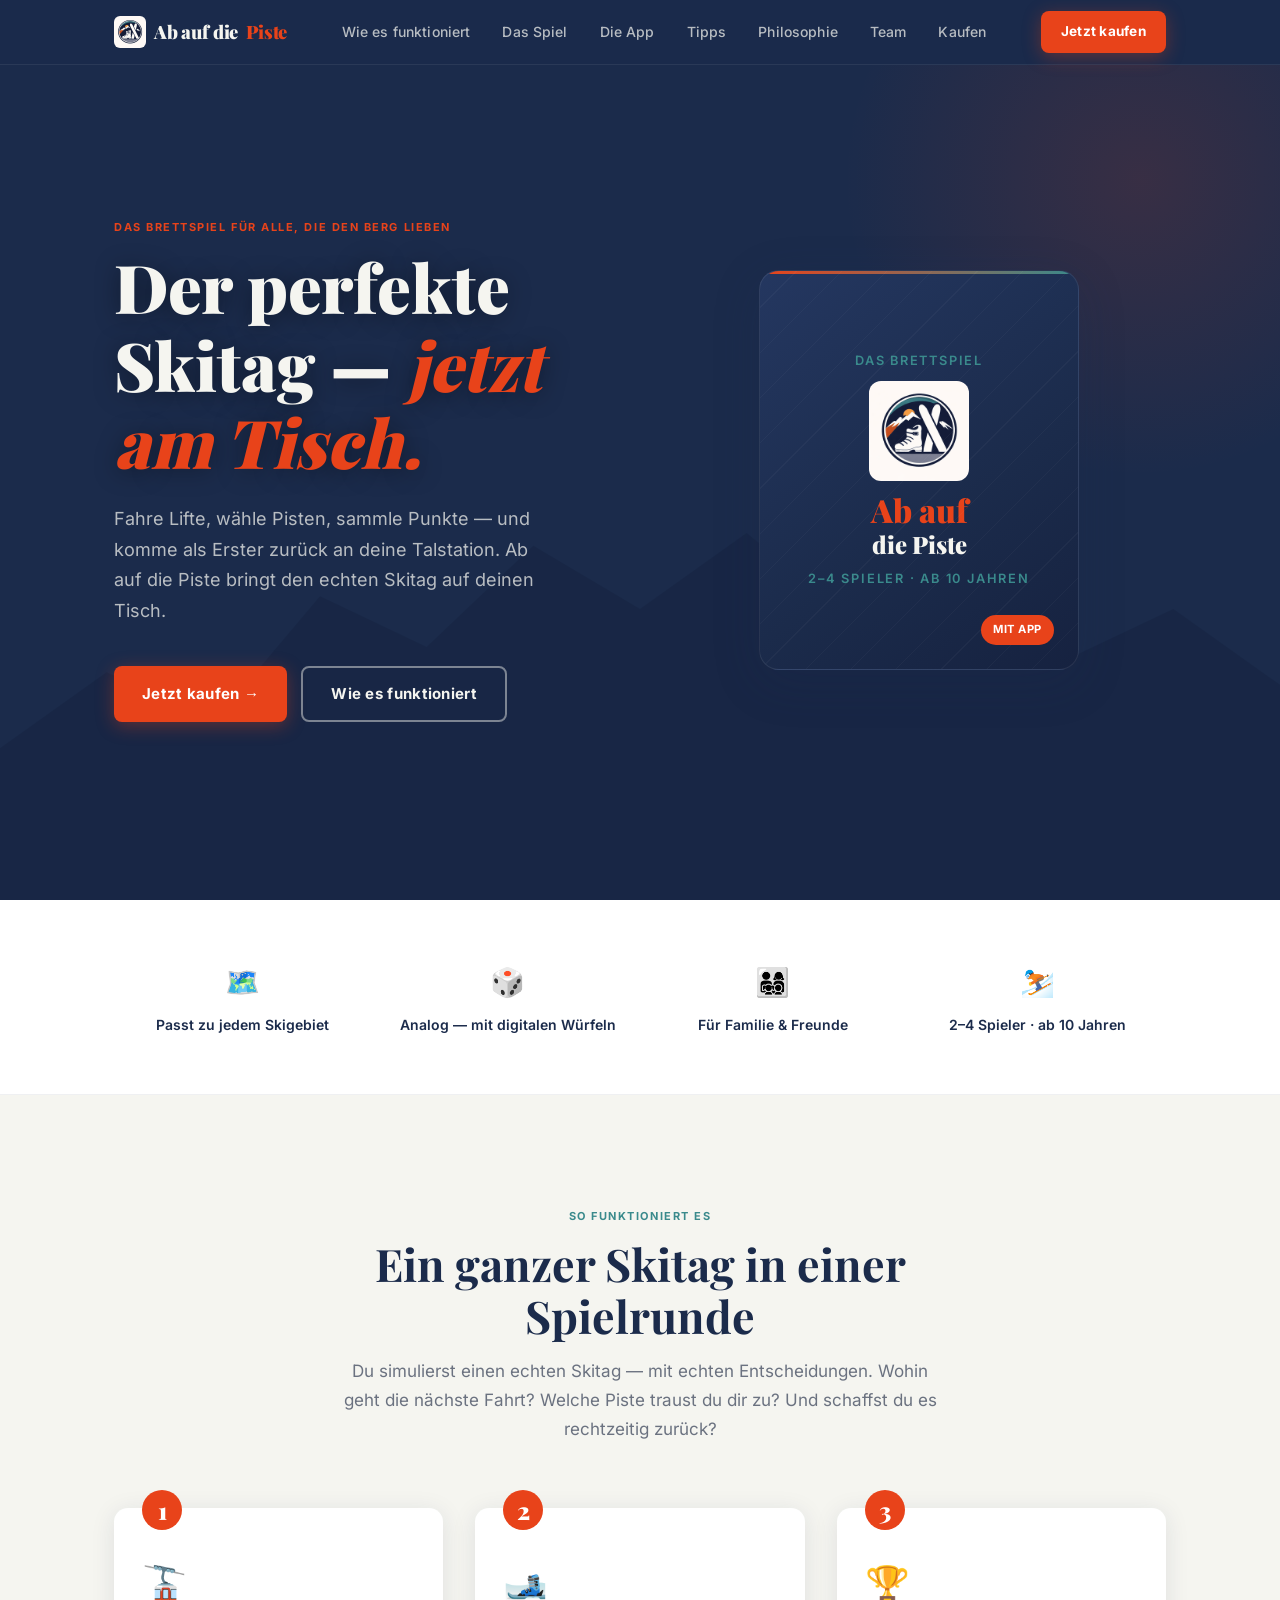
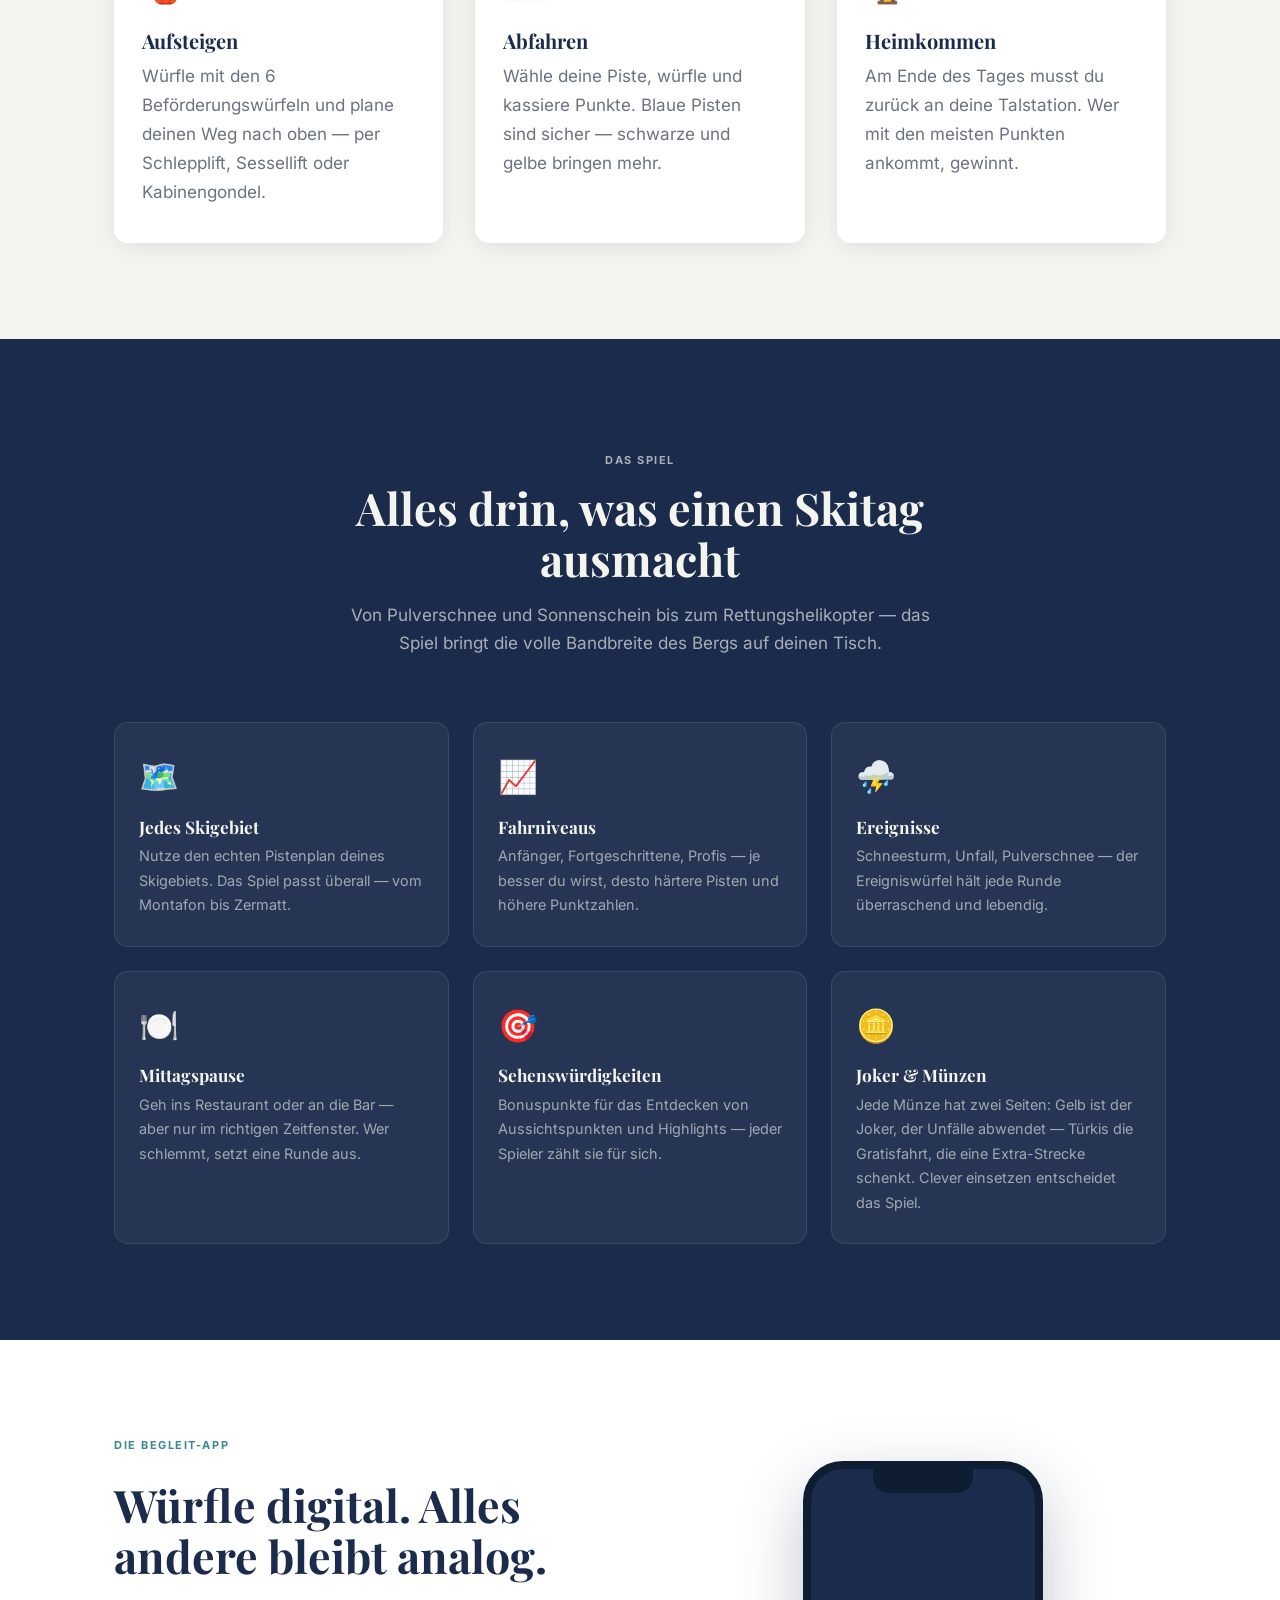
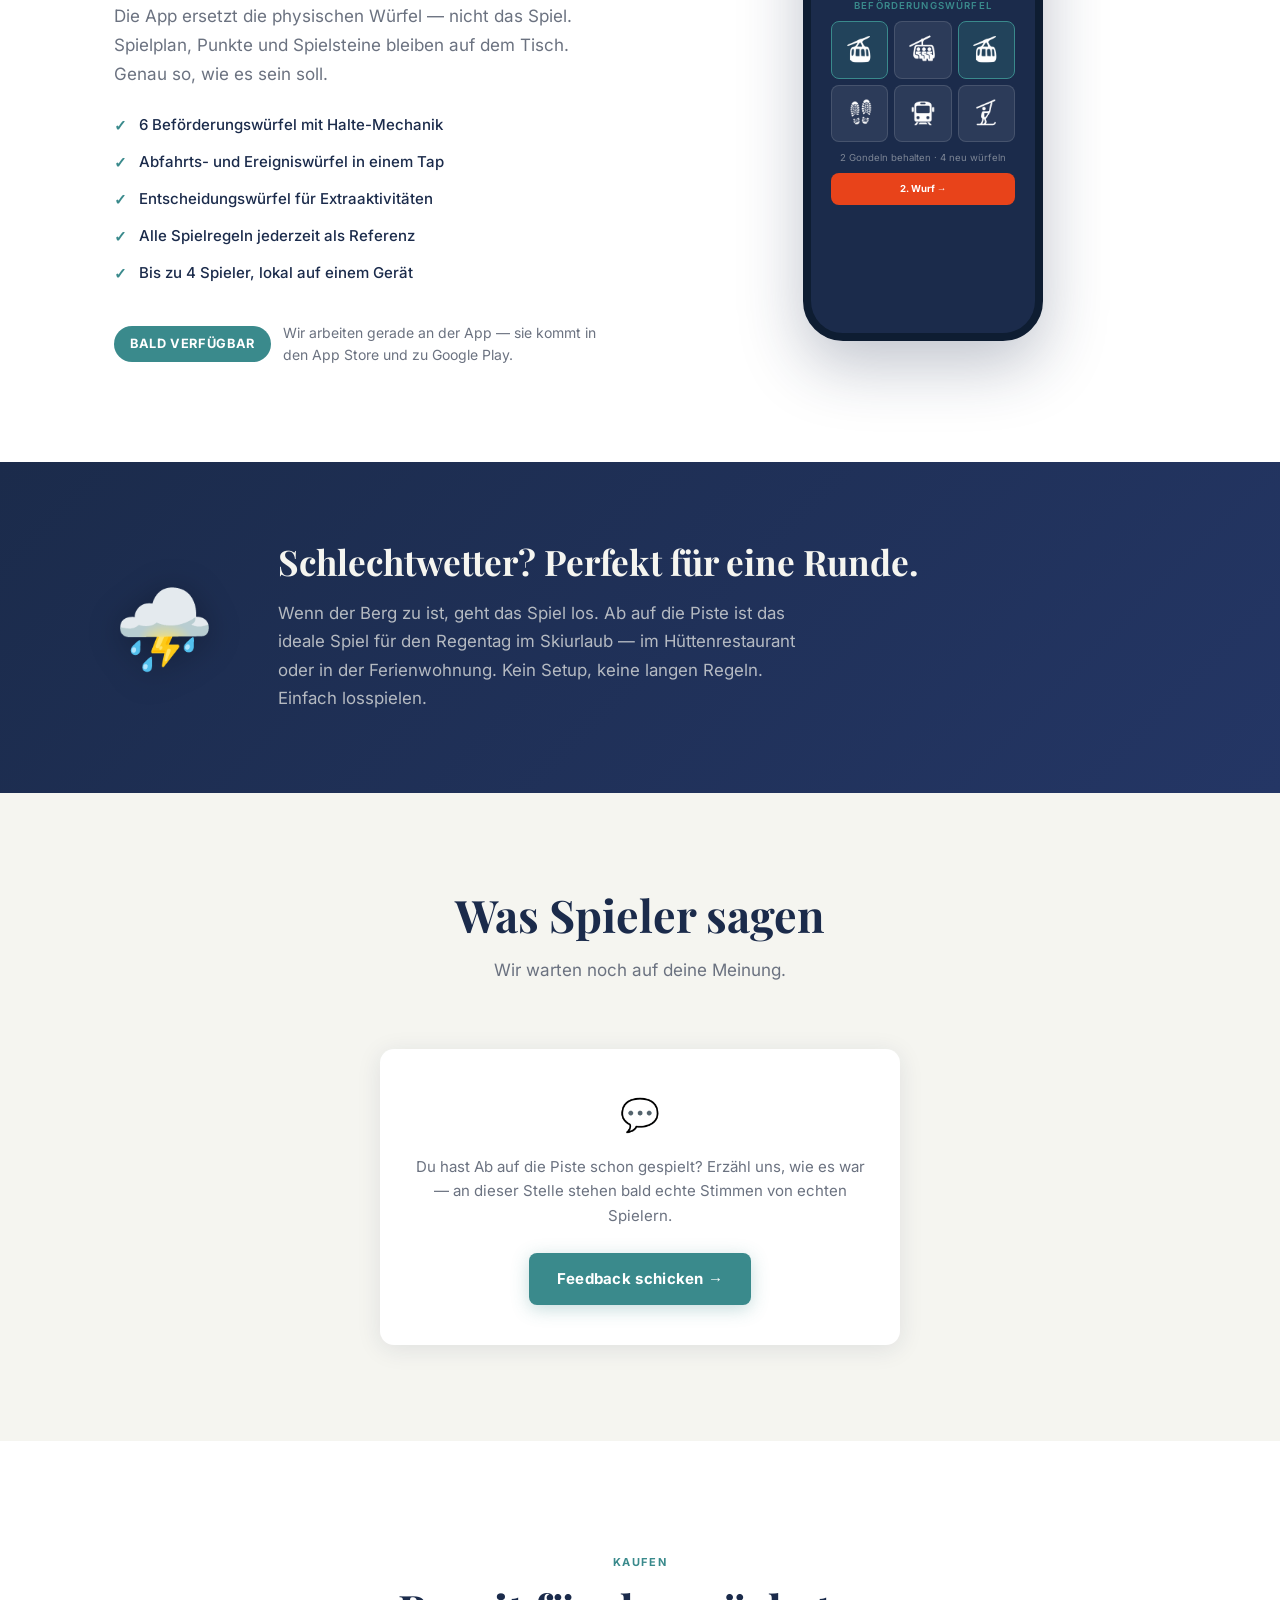
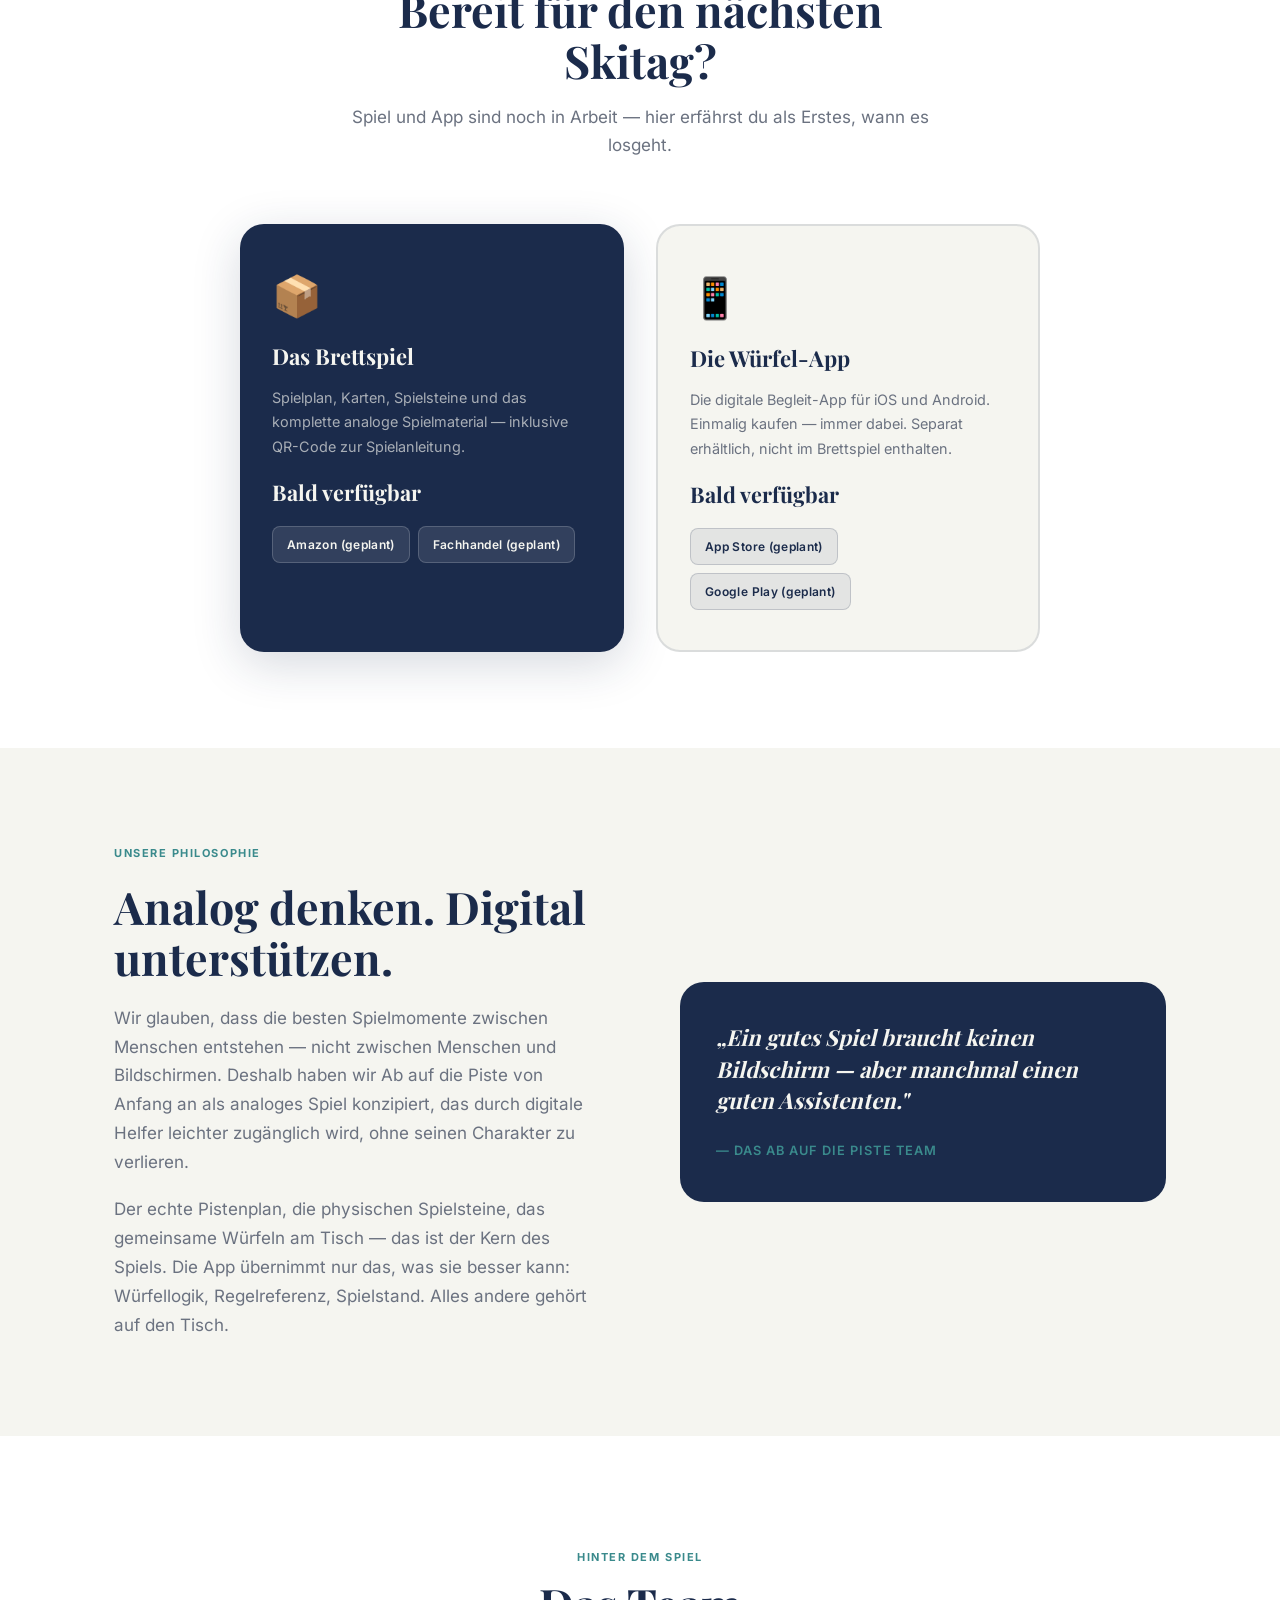
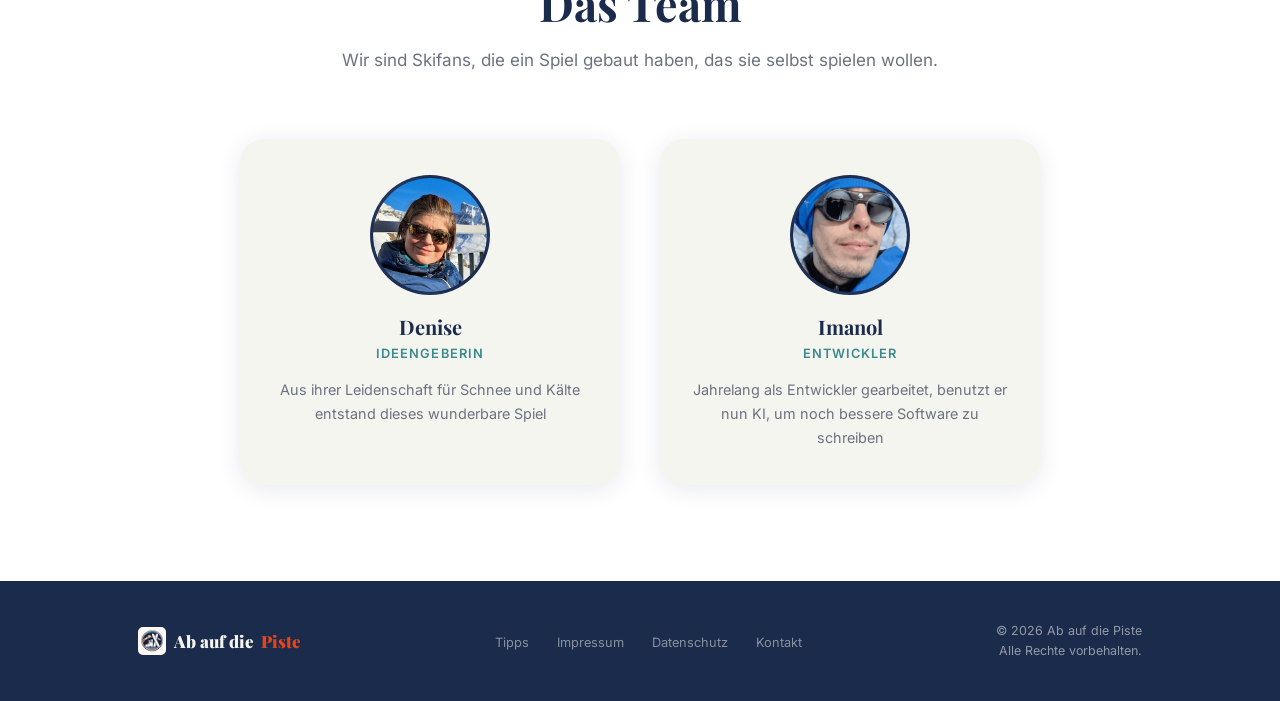
<file: index.html>
<!DOCTYPE html>
<html lang="de">
<head>
  <meta charset="UTF-8" />
  <meta name="viewport" content="width=device-width, initial-scale=1.0" />
  <title>Ab auf die Piste — Das Brettspiel</title>
  <meta name="description" content="Das Brettspiel für den perfekten Skitag: Lifte fahren, Pisten wählen, Punkte sammeln — auf dem echten Pistenplan deines Skigebiets. Für 2–4 Spieler ab 10 Jahren, mit digitaler Würfel-App." />
  <link rel="canonical" href="https://abaufdiepiste.ch/" />
  <meta property="og:type" content="website" />
  <meta property="og:site_name" content="Ab auf die Piste" />
  <meta property="og:locale" content="de_CH" />
  <meta property="og:title" content="Ab auf die Piste — Das Brettspiel" />
  <meta property="og:description" content="Das Brettspiel für den perfekten Skitag: Lifte fahren, Pisten wählen, Punkte sammeln — auf dem echten Pistenplan deines Skigebiets. Für 2–4 Spieler ab 10 Jahren, mit digitaler Würfel-App." />
  <meta property="og:url" content="https://abaufdiepiste.ch/" />
  <meta property="og:image" content="https://abaufdiepiste.ch/img/og_image.png" />
  <meta property="og:image:width" content="1200" />
  <meta property="og:image:height" content="630" />
  <meta property="og:image:alt" content="Ab auf die Piste — das Brettspiel für den perfekten Skitag" />
  <meta name="twitter:card" content="summary_large_image" />
  <link rel="icon" type="image/png" href="img/logo_abaufdiepiste.png" />
  <link rel="stylesheet" href="website_shared.css" />
  <link rel="stylesheet" href="website_main.css" />
  <script type="application/ld+json">
  {
    "@context": "https://schema.org",
    "@graph": [
      {
        "@type": "WebSite",
        "@id": "https://abaufdiepiste.ch/#website",
        "url": "https://abaufdiepiste.ch/",
        "name": "Ab auf die Piste",
        "inLanguage": "de-CH",
        "publisher": { "@id": "https://abaufdiepiste.ch/#organization" }
      },
      {
        "@type": "Organization",
        "@id": "https://abaufdiepiste.ch/#organization",
        "name": "Ab auf die Piste",
        "url": "https://abaufdiepiste.ch/",
        "logo": "https://abaufdiepiste.ch/img/logo_abaufdiepiste.png",
        "email": "info@abaufdiepiste.ch"
      }
    ]
  }
  </script>
</head>
<body>

  <!-- ─── NAV ───────────────────────────────────────── -->
  <nav>
    <div class="nav-inner">
      <div class="nav-logo"><img src="img/logo_abaufdiepiste.png" alt="Ab auf die Piste" class="nav-logo-img">Ab auf die <span>Piste</span></div>
      <ul class="nav-links">
        <li><a href="#how-it-works">Wie es funktioniert</a></li>
        <li><a href="#features">Das Spiel</a></li>
        <li><a href="#app">Die App</a></li>
        <li><a href="tipps.html">Tipps</a></li>
        <li><a href="#philosophy">Philosophie</a></li>
        <li><a href="#team">Team</a></li>
        <li><a href="#buy">Kaufen</a></li>
      </ul>
      <a href="#buy" class="btn btn-primary nav-cta">Jetzt kaufen</a>
    </div>
  </nav>

  <!-- ─── HERO ──────────────────────────────────────── -->
  <section id="hero">
    <div class="container">
      <div class="hero-inner">
        <div class="hero-text">
          <p class="eyebrow">Das Brettspiel für alle, die den Berg lieben</p>
          <h1>Der perfekte Skitag — <em>jetzt am Tisch.</em></h1>
          <p class="hero-sub">
            Fahre Lifte, wähle Pisten, sammle Punkte — und komme als Erster zurück an deine Talstation.
            Ab auf die Piste bringt den echten Skitag auf deinen Tisch.
          </p>
          <div class="hero-actions">
            <a href="#buy" class="btn btn-primary">Jetzt kaufen →</a>
            <a href="#how-it-works" class="btn btn-secondary">Wie es funktioniert</a>
          </div>
        </div>
        <div class="hero-visual">
          <div class="box-mockup">
            <div class="box-lines"></div>
            <span class="box-subtitle-mock">Das Brettspiel</span>
            <img src="img/logo_abaufdiepiste.png" alt="Ab auf die Piste" class="box-logo-img">
            <div class="box-title-mock">
              <span>Ab auf</span>
              die Piste
            </div>
            <span class="box-subtitle-mock">2–4 Spieler · ab 10 Jahren</span>
            <span class="box-badge">Mit App</span>
          </div>
        </div>
      </div>
    </div>
  </section>

  <!-- ─── KEY MESSAGES BAR ──────────────────────────── -->
  <div id="messages-bar">
    <div class="container">
      <div class="messages-grid">
        <div class="msg-item">
          <div class="msg-icon">🗺️</div>
          <div class="msg-text">Passt zu jedem Skigebiet</div>
        </div>
        <div class="msg-item">
          <div class="msg-icon">🎲</div>
          <div class="msg-text">Analog — mit digitalen Würfeln</div>
        </div>
        <div class="msg-item">
          <div class="msg-icon">👨‍👩‍👧‍👦</div>
          <div class="msg-text">Für Familie &amp; Freunde</div>
        </div>
        <div class="msg-item">
          <div class="msg-icon">⛷️</div>
          <div class="msg-text">2–4 Spieler · ab 10 Jahren</div>
        </div>
      </div>
    </div>
  </div>

  <!-- ─── HOW IT WORKS ──────────────────────────────── -->
  <section id="how-it-works">
    <div class="container">
      <div class="section-header">
        <p class="eyebrow">So funktioniert es</p>
        <h2>Ein ganzer Skitag in einer Spielrunde</h2>
        <p>Du simulierst einen echten Skitag — mit echten Entscheidungen. Wohin geht die nächste Fahrt? Welche Piste traust du dir zu? Und schaffst du es rechtzeitig zurück?</p>
      </div>
      <div class="steps-grid">
        <div class="step-card">
          <div class="step-icon">🚡</div>
          <h3>Aufsteigen</h3>
          <p>Würfle mit den 6 Beförderungswürfeln und plane deinen Weg nach oben — per Schlepplift, Sessellift oder Kabinengondel.</p>
        </div>
        <div class="step-card">
          <div class="step-icon">🎿</div>
          <h3>Abfahren</h3>
          <p>Wähle deine Piste, würfle und kassiere Punkte. Blaue Pisten sind sicher — schwarze und gelbe bringen mehr.</p>
        </div>
        <div class="step-card">
          <div class="step-icon">🏆</div>
          <h3>Heimkommen</h3>
          <p>Am Ende des Tages musst du zurück an deine Talstation. Wer mit den meisten Punkten ankommt, gewinnt.</p>
        </div>
      </div>
    </div>
  </section>

  <!-- ─── GAME FEATURES ─────────────────────────────── -->
  <section id="features">
    <div class="container">
      <div class="section-header">
        <p class="eyebrow">Das Spiel</p>
        <h2>Alles drin, was einen Skitag ausmacht</h2>
        <p>Von Pulverschnee und Sonnenschein bis zum Rettungshelikopter — das Spiel bringt die volle Bandbreite des Bergs auf deinen Tisch.</p>
      </div>
      <div class="features-grid">
        <div class="feature-card">
          <div class="feature-icon">🗺️</div>
          <h3>Jedes Skigebiet</h3>
          <p>Nutze den echten Pistenplan deines Skigebiets. Das Spiel passt überall — vom Montafon bis Zermatt.</p>
        </div>
        <div class="feature-card">
          <div class="feature-icon">📈</div>
          <h3>Fahrniveaus</h3>
          <p>Anfänger, Fortgeschrittene, Profis — je besser du wirst, desto härtere Pisten und höhere Punktzahlen.</p>
        </div>
        <div class="feature-card">
          <div class="feature-icon">⛈️</div>
          <h3>Ereignisse</h3>
          <p>Schneesturm, Unfall, Pulverschnee — der Ereigniswürfel hält jede Runde überraschend und lebendig.</p>
        </div>
        <div class="feature-card">
          <div class="feature-icon">🍽️</div>
          <h3>Mittagspause</h3>
          <p>Geh ins Restaurant oder an die Bar — aber nur im richtigen Zeitfenster. Wer schlemmt, setzt eine Runde aus.</p>
        </div>
        <div class="feature-card">
          <div class="feature-icon">🎯</div>
          <h3>Sehenswürdigkeiten</h3>
          <p>Bonuspunkte für das Entdecken von Aussichtspunkten und Highlights — jeder Spieler zählt sie für sich.</p>
        </div>
        <div class="feature-card">
          <div class="feature-icon">🪙</div>
          <h3>Joker &amp; Münzen</h3>
          <p>Jede Münze hat zwei Seiten: Gelb ist der Joker, der Unfälle abwendet — Türkis die Gratisfahrt, die eine Extra-Strecke schenkt. Clever einsetzen entscheidet das Spiel.</p>
        </div>
      </div>
    </div>
  </section>

  <!-- ─── APP SECTION ───────────────────────────────── -->
  <section id="app">
    <div class="container">
      <div class="app-inner">
        <div class="app-text">
          <p class="eyebrow">Die Begleit-App</p>
          <h2>Würfle digital. Alles andere bleibt analog.</h2>
          <p>Die App ersetzt die physischen Würfel — nicht das Spiel. Spielplan, Punkte und Spielsteine bleiben auf dem Tisch. Genau so, wie es sein soll.</p>
          <ul class="app-bullets">
            <li>6 Beförderungswürfel mit Halte-Mechanik</li>
            <li>Abfahrts- und Ereigniswürfel in einem Tap</li>
            <li>Entscheidungswürfel für Extraaktivitäten</li>
            <li>Alle Spielregeln jederzeit als Referenz</li>
            <li>Bis zu 4 Spieler, lokal auf einem Gerät</li>
          </ul>
          <div class="app-store-row">
            <span class="coming-soon">Bald verfügbar</span>
            <span class="coming-soon-note">Wir arbeiten gerade an der App — sie kommt in den App Store und zu Google Play.</span>
          </div>
        </div>
        <div class="hero-visual">
          <div class="phone-mockup">
            <div class="phone-notch"></div>
            <div class="phone-screen-content">
              <div class="phone-label">Beförderungswürfel</div>
              <div class="phone-dice-row">
                <div class="phone-die active"><img src="img/transport_gondel.png" alt="Kabinengondel"></div>
                <div class="phone-die"><img src="img/transport_sesselbahn.png" alt="Sessellift"></div>
                <div class="phone-die active"><img src="img/transport_gondel.png" alt="Kabinengondel"></div>
                <div class="phone-die"><img src="img/transport_fussweg.png" alt="Fussweg"></div>
                <div class="phone-die"><img src="img/transport_zug.png" alt="Zug"></div>
                <div class="phone-die"><img src="img/transport_skilift.png" alt="Schlepplift"></div>
              </div>
              <div class="phone-caption">
                2 Gondeln behalten · 4 neu würfeln
              </div>
              <div class="phone-btn-row">
                <div class="phone-btn-mock">2. Wurf →</div>
              </div>
            </div>
          </div>
        </div>
      </div>
    </div>
  </section>

  <!-- ─── BAD WEATHER CALLOUT ───────────────────────── -->
  <section id="bad-weather">
    <div class="container">
      <div class="callout-inner">
        <div class="callout-emoji">⛈️</div>
        <div class="callout-text">
          <h2>Schlechtwetter? Perfekt für eine Runde.</h2>
          <p>
            Wenn der Berg zu ist, geht das Spiel los. Ab auf die Piste ist das ideale Spiel für
            den Regentag im Skiurlaub — im Hüttenrestaurant oder in der Ferienwohnung.
            Kein Setup, keine langen Regeln. Einfach losspielen.
          </p>
        </div>
      </div>
    </div>
  </section>

  <!-- ─── TESTIMONIALS ──────────────────────────────── -->
  <section id="testimonials">
    <div class="container">
      <div class="section-header">
        <h2>Was Spieler sagen</h2>
        <p>Wir warten noch auf deine Meinung.</p>
      </div>
      <div class="testimonial-invite">
        <div class="testimonial-invite-icon">💬</div>
        <p class="testimonial-invite-text">
          Du hast Ab auf die Piste schon gespielt? Erzähl uns, wie es war —
          an dieser Stelle stehen bald echte Stimmen von echten Spielern.
        </p>
        <a href="kontakt.html" class="btn btn-teal">Feedback schicken →</a>
      </div>
    </div>
  </section>

  <!-- ─── BUY ───────────────────────────────────────── -->
  <section id="buy">
    <div class="container">
      <div class="section-header">
        <p class="eyebrow">Kaufen</p>
        <h2>Bereit für den nächsten Skitag?</h2>
        <p>Spiel und App sind noch in Arbeit — hier erfährst du als Erstes, wann es losgeht.</p>
      </div>
      <div class="buy-inner">
        <div class="buy-card physical">
          <div class="buy-icon">📦</div>
          <h3>Das Brettspiel</h3>
          <p>Spielplan, Karten, Spielsteine und das komplette analoge Spielmaterial — inklusive QR-Code zur Spielanleitung.</p>
          <div class="buy-price soon">Bald verfügbar</div>
          <div class="store-badge-row">
            <span class="store-badge">Amazon (geplant)</span>
            <span class="store-badge">Fachhandel (geplant)</span>
          </div>
        </div>
        <div class="buy-card app">
          <div class="buy-icon">📱</div>
          <h3>Die Würfel-App</h3>
          <p>Die digitale Begleit-App für iOS und Android. Einmalig kaufen — immer dabei. Separat erhältlich, nicht im Brettspiel enthalten.</p>
          <div class="buy-price soon">Bald verfügbar</div>
          <div class="store-badge-row">
            <span class="store-badge dark">App Store (geplant)</span>
            <span class="store-badge dark">Google Play (geplant)</span>
          </div>
        </div>
      </div>
    </div>
  </section>

  <!-- ─── UNSERE PHILOSOPHIE ──────────────────────── -->
  <section id="philosophy">
    <div class="container">
      <div class="philosophy-inner">
        <div class="philosophy-text">
          <p class="eyebrow">Unsere Philosophie</p>
          <h2>Analog denken. Digital unterstützen.</h2>
          <p>
            Wir glauben, dass die besten Spielmomente zwischen Menschen entstehen — nicht zwischen Menschen und Bildschirmen.
            Deshalb haben wir Ab auf die Piste von Anfang an als analoges Spiel konzipiert, das durch digitale Helfer
            leichter zugänglich wird, ohne seinen Charakter zu verlieren.
          </p>
          <p>
            Der echte Pistenplan, die physischen Spielsteine, das gemeinsame Würfeln am Tisch — das ist der Kern des Spiels.
            Die App übernimmt nur das, was sie besser kann: Würfellogik, Regelreferenz, Spielstand. Alles andere gehört
            auf den Tisch.
          </p>
        </div>
        <div class="philosophy-accent">
          <div class="philosophy-quote">
            „Ein gutes Spiel braucht keinen Bildschirm — aber manchmal einen guten Assistenten."
          </div>
          <div class="philosophy-quote-attr">— Das Ab auf die Piste Team</div>
        </div>
      </div>
    </div>
  </section>

  <!-- ─── TEAM ──────────────────────────────────────── -->
  <section id="team">
    <div class="container">
      <div class="section-header">
        <p class="eyebrow">Hinter dem Spiel</p>
        <h2>Das Team</h2>
        <p>Wir sind Skifans, die ein Spiel gebaut haben, das sie selbst spielen wollen.</p>
      </div>
      <div class="team-grid">
        <div class="team-card">
          <div class="team-photo">
            <img src="img/Denise.jpg" alt="Denise">
          </div>
          <h3>Denise</h3>
          <div class="team-role">Ideengeberin</div>
          <p>Aus ihrer Leidenschaft für Schnee und Kälte entstand dieses wunderbare Spiel</p>
        </div>
        <div class="team-card">
          <div class="team-photo">
            <img src="img/Imanol.png" alt="Imanol">
          </div>
          <h3>Imanol</h3>
          <div class="team-role">Entwickler</div>
          <p>Jahrelang als Entwickler gearbeitet, benutzt er nun KI, um noch bessere Software zu schreiben</p>
        </div>
      </div>
    </div>
  </section>

  <!-- ─── FOOTER ────────────────────────────────────── -->
  <footer>
    <div class="container">
      <div class="footer-inner">
        <div class="footer-logo"><img src="img/logo_abaufdiepiste.png" alt="Ab auf die Piste" class="footer-logo-img">Ab auf die <span>Piste</span></div>
        <ul class="footer-links">
          <li><a href="tipps.html">Tipps</a></li>
          <li><a href="impressum.html">Impressum</a></li>
          <li><a href="datenschutz.html">Datenschutz</a></li>
          <li><a href="kontakt.html">Kontakt</a></li>
        </ul>
        <div class="footer-copy">© 2026 Ab auf die Piste<br>Alle Rechte vorbehalten.</div>
      </div>
    </div>
  </footer>

</body>
</html>
</file>
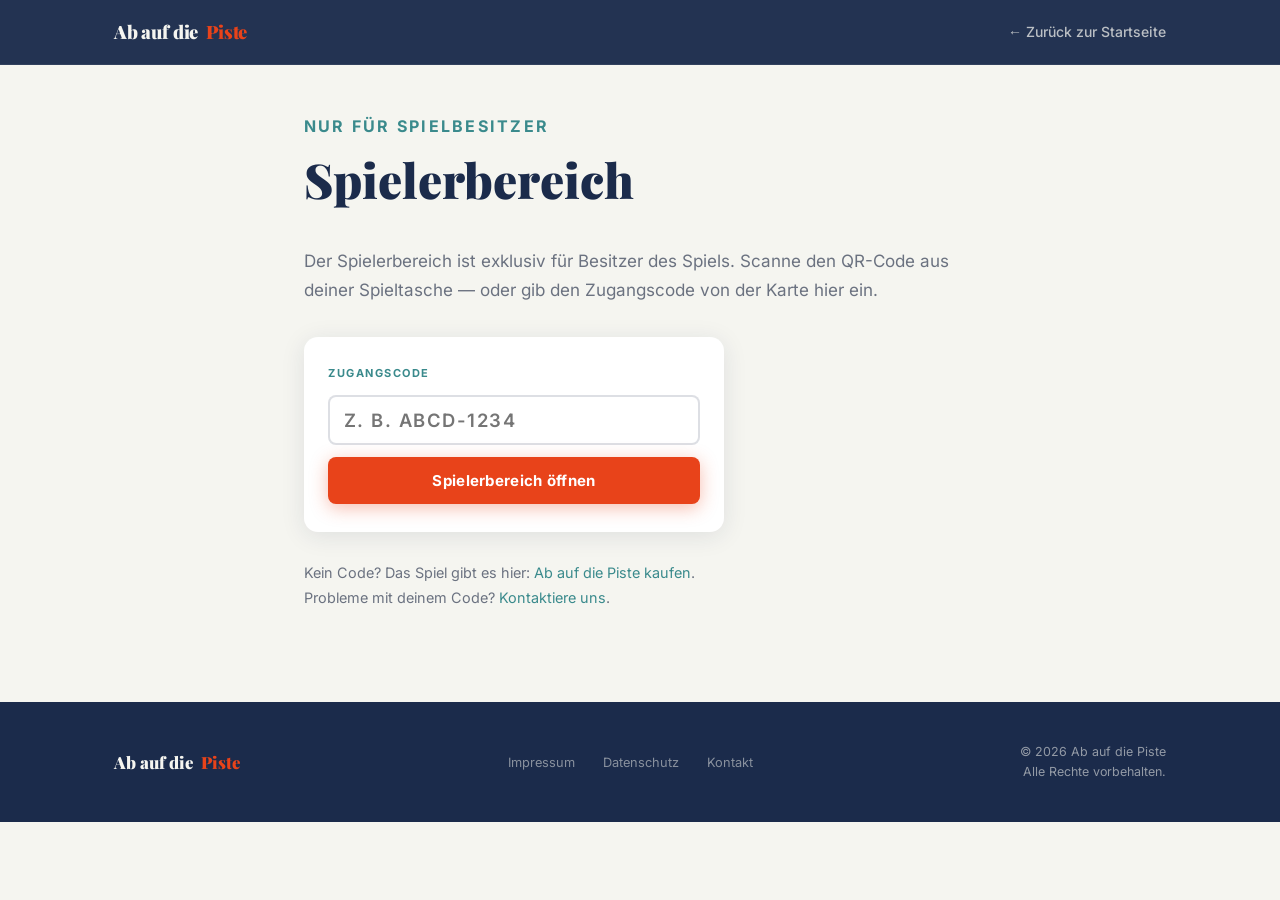
<file: anleitung.html>
<!DOCTYPE html>
<html lang="de">
<head>
  <meta charset="UTF-8" />
  <meta name="viewport" content="width=device-width, initial-scale=1.0" />
  <meta name="robots" content="noindex" />
  <title>Weiterleitung — Ab auf die Piste</title>
  <link rel="canonical" href="https://abaufdiepiste.ch/spielerbereich.html" />
  <link rel="icon" type="image/png" href="img/logo_abaufdiepiste.png" />
  <link rel="stylesheet" href="website_shared.css" />
</head>
<body>

  <!-- Compatibility stub. The printed QR cards link to anleitung.html#CODE and must keep
       working: this page forwards to the Spielerbereich hub together with the #CODE. -->
  <main class="page-content">
    <p class="page-eyebrow">Nur für Spielbesitzer</p>
    <h1>Weiterleitung …</h1>
    <p>
      Die Spielanleitung ist jetzt Teil des Spielerbereichs.
      <a href="spielerbereich.html">Weiter zum Spielerbereich</a>
    </p>
  </main>

  <script src="anleitung_redirect.js"></script>
</body>
</html>
</file>
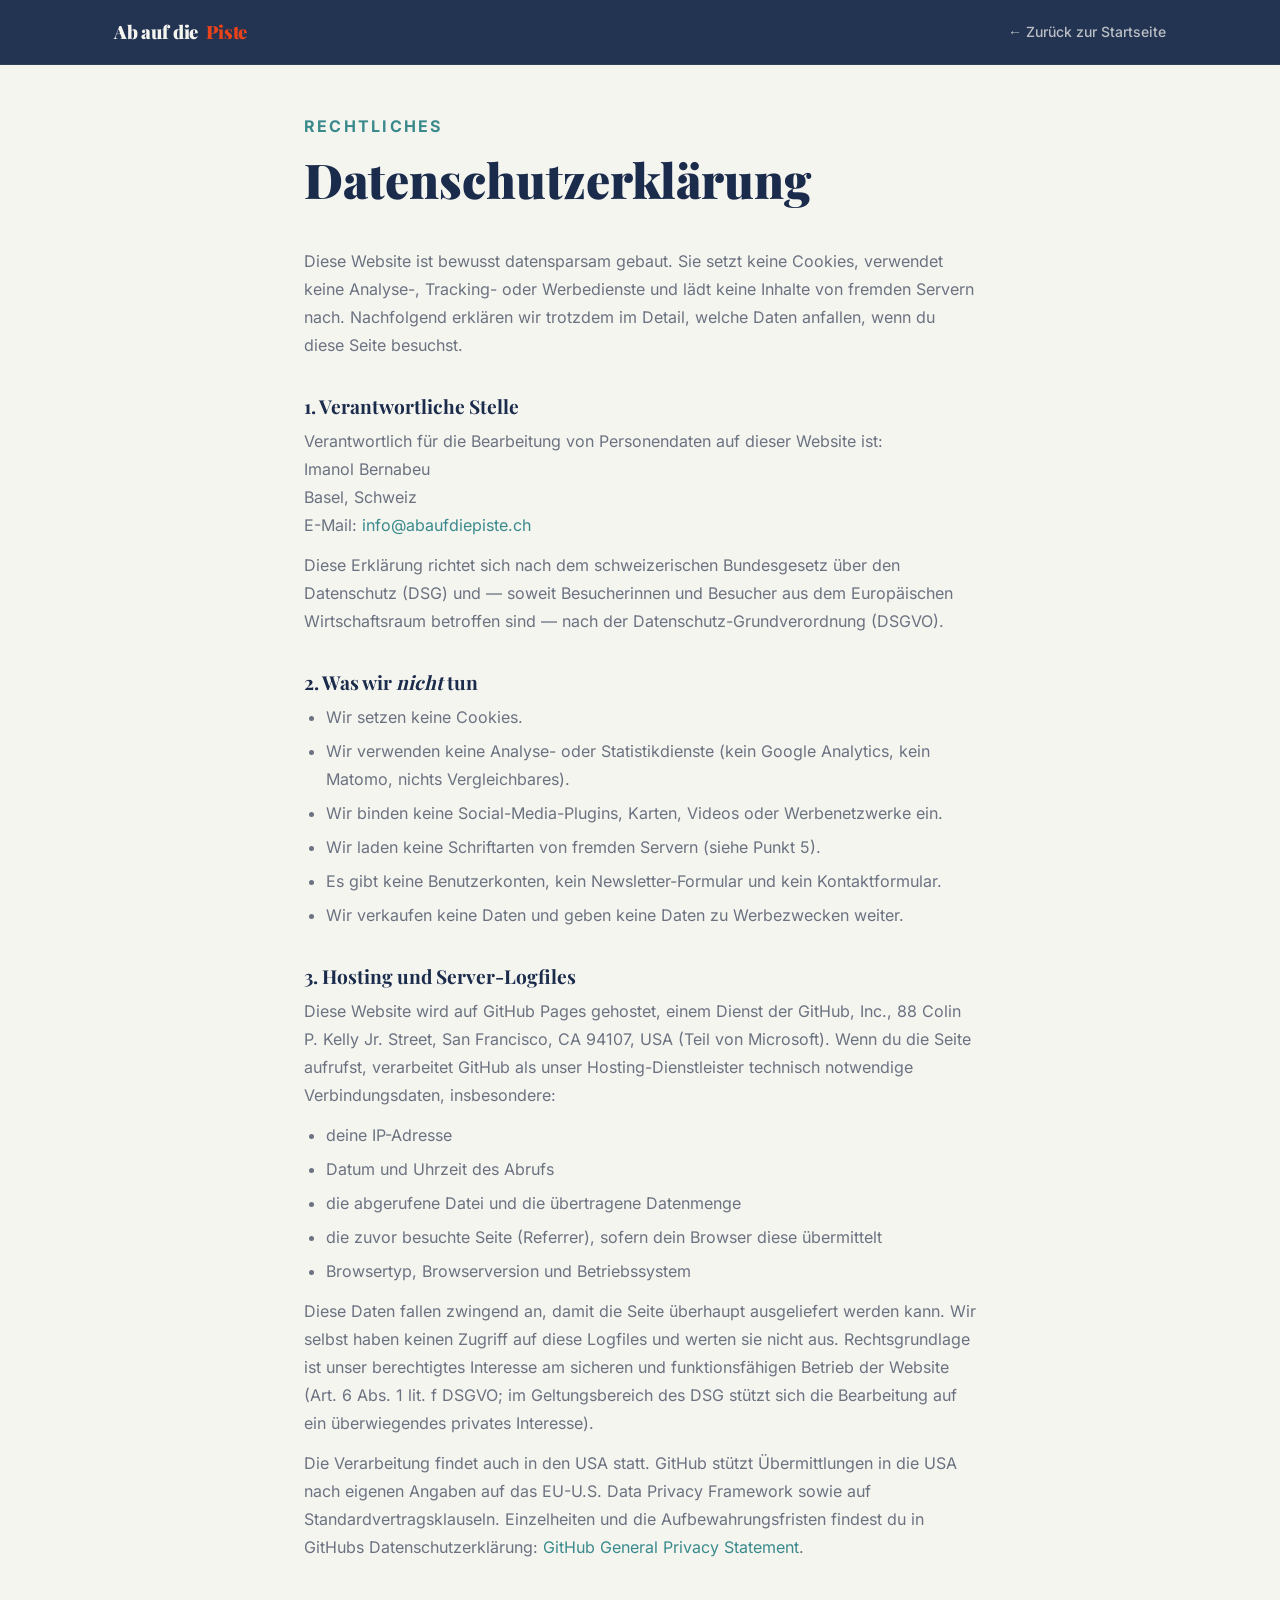
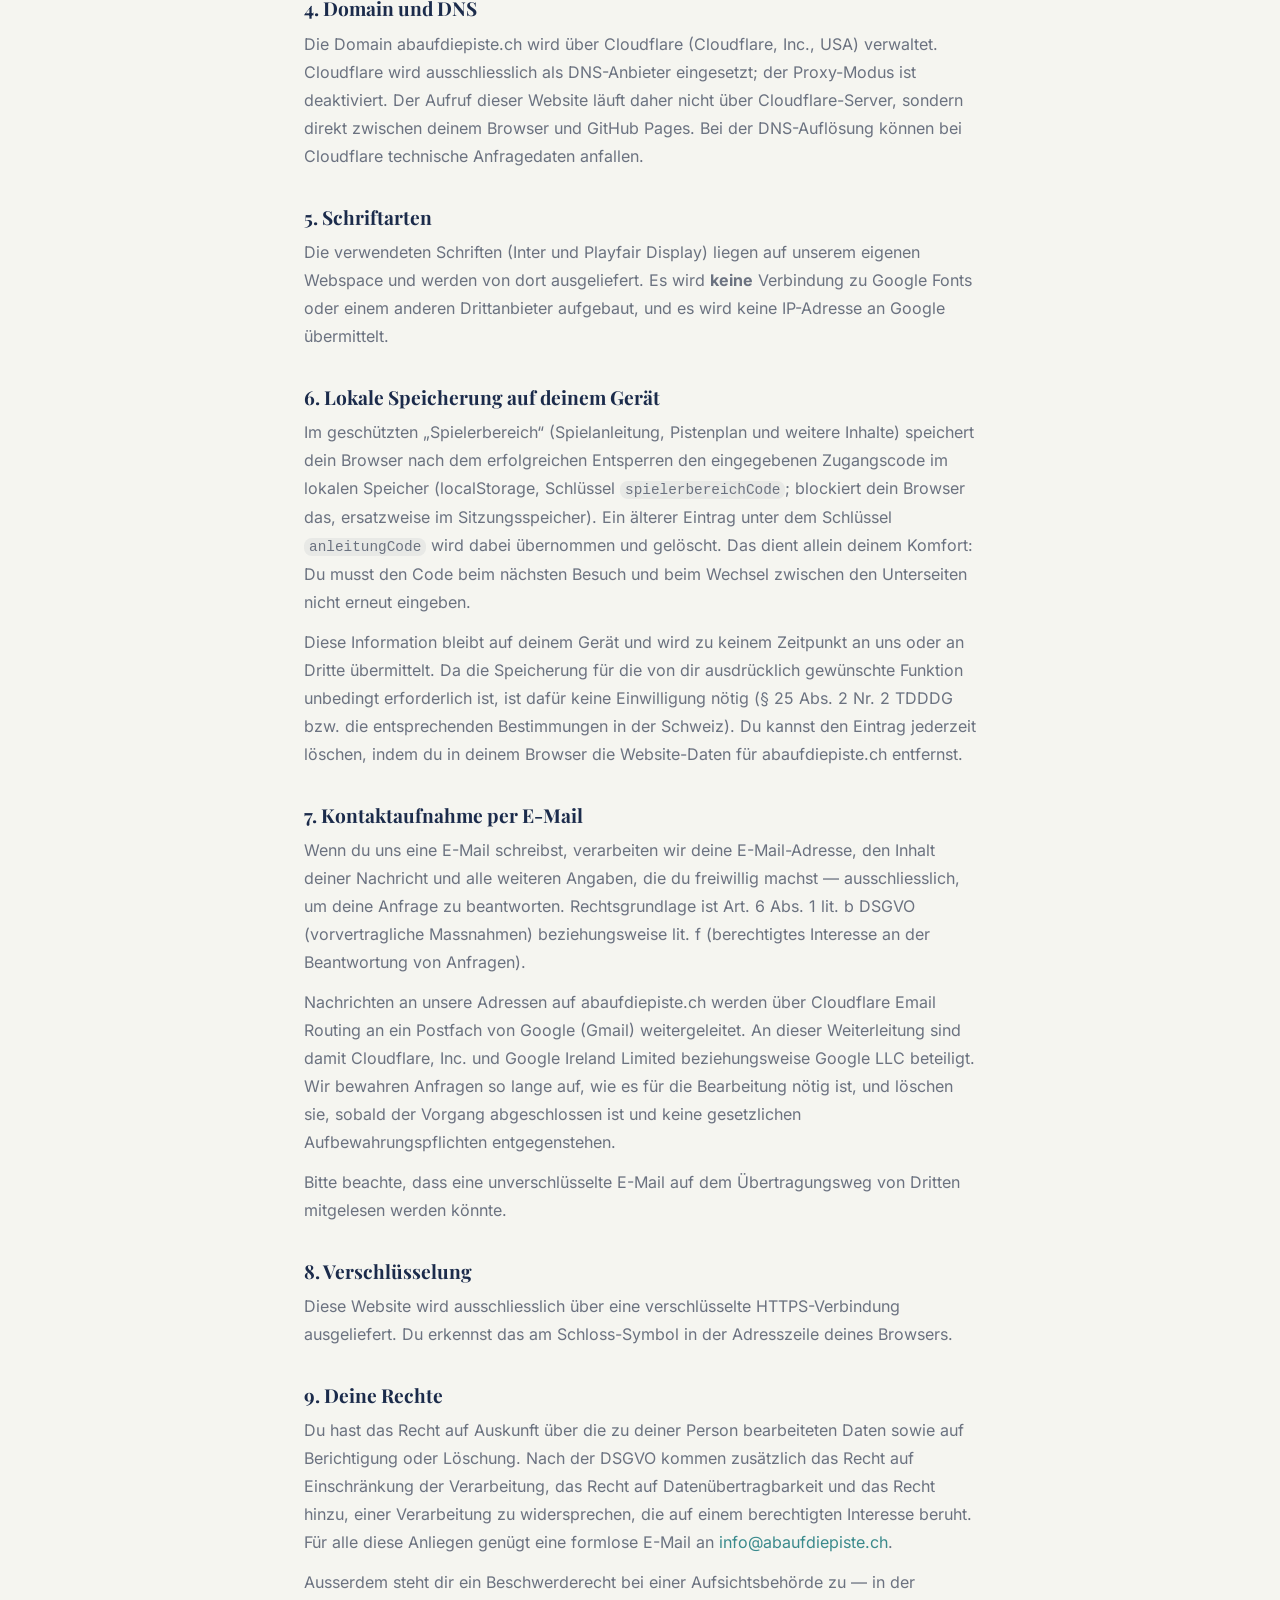
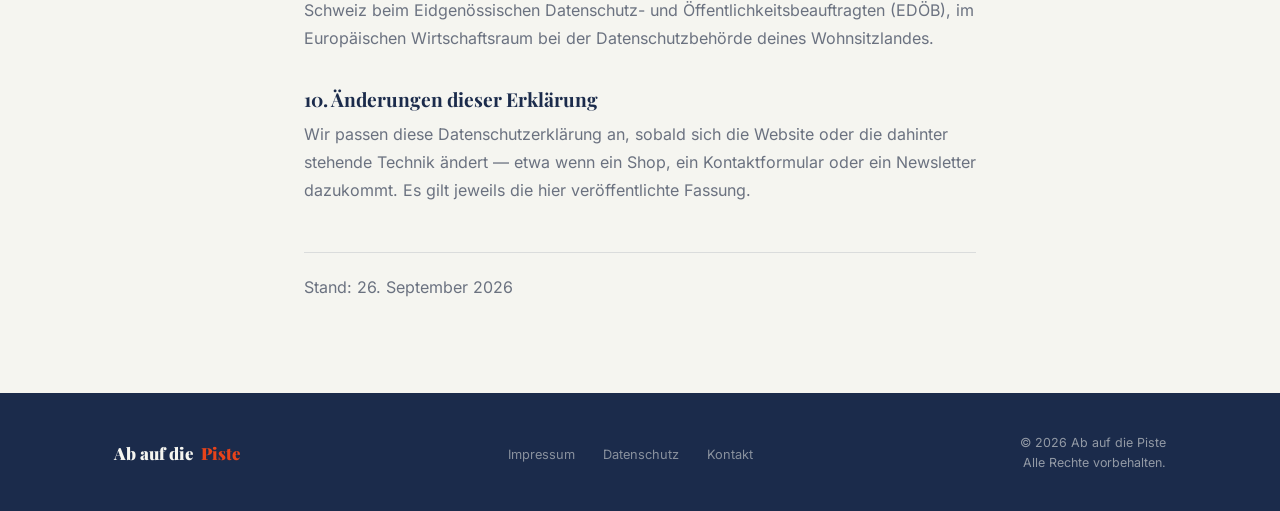
<file: datenschutz.html>
<!DOCTYPE html>
<html lang="de">
<head>
  <meta charset="UTF-8" />
  <meta name="viewport" content="width=device-width, initial-scale=1.0" />
  <title>Datenschutzerklärung — Ab auf die Piste</title>
  <meta name="description" content="Datenschutzerklärung von Ab auf die Piste: Diese Website setzt keine Cookies, nutzt keine Analyse- oder Tracking-Dienste und lädt keine externen Schriftarten." />
  <link rel="canonical" href="https://abaufdiepiste.ch/datenschutz.html" />
  <meta property="og:type" content="website" />
  <meta property="og:site_name" content="Ab auf die Piste" />
  <meta property="og:locale" content="de_CH" />
  <meta property="og:title" content="Datenschutzerklärung — Ab auf die Piste" />
  <meta property="og:description" content="Datenschutzerklärung von Ab auf die Piste: Diese Website setzt keine Cookies, nutzt keine Analyse- oder Tracking-Dienste und lädt keine externen Schriftarten." />
  <meta property="og:url" content="https://abaufdiepiste.ch/datenschutz.html" />
  <meta property="og:image" content="https://abaufdiepiste.ch/img/og_image.png" />
  <meta property="og:image:width" content="1200" />
  <meta property="og:image:height" content="630" />
  <meta property="og:image:alt" content="Ab auf die Piste — das Brettspiel für den perfekten Skitag" />
  <meta name="twitter:card" content="summary_large_image" />
  <link rel="icon" type="image/png" href="img/logo_abaufdiepiste.png" />
  <link rel="stylesheet" href="website_shared.css" />
</head>
<body>

  <nav>
    <div class="nav-inner">
      <a href="index.html" class="nav-logo">Ab auf die <span>Piste</span></a>
      <a href="index.html" class="nav-back">← Zurück zur Startseite</a>
    </div>
  </nav>

  <main class="page-content">
    <p class="page-eyebrow">Rechtliches</p>
    <h1>Datenschutzerklärung</h1>

    <p>
      Diese Website ist bewusst datensparsam gebaut. Sie setzt keine Cookies, verwendet keine
      Analyse-, Tracking- oder Werbedienste und lädt keine Inhalte von fremden Servern nach.
      Nachfolgend erklären wir trotzdem im Detail, welche Daten anfallen, wenn du diese Seite
      besuchst.
    </p>

    <h2>1. Verantwortliche Stelle</h2>
    <p>
      Verantwortlich für die Bearbeitung von Personendaten auf dieser Website ist:<br>
      Imanol Bernabeu<br>
      Basel, Schweiz<br>
      E-Mail: <a href="mailto:info@abaufdiepiste.ch">info@abaufdiepiste.ch</a>
    </p>
    <p>
      Diese Erklärung richtet sich nach dem schweizerischen Bundesgesetz über den Datenschutz
      (DSG) und — soweit Besucherinnen und Besucher aus dem Europäischen Wirtschaftsraum
      betroffen sind — nach der Datenschutz-Grundverordnung (DSGVO).
    </p>

    <h2>2. Was wir <em>nicht</em> tun</h2>
    <ul>
      <li>Wir setzen keine Cookies.</li>
      <li>Wir verwenden keine Analyse- oder Statistikdienste (kein Google Analytics, kein Matomo, nichts Vergleichbares).</li>
      <li>Wir binden keine Social-Media-Plugins, Karten, Videos oder Werbenetzwerke ein.</li>
      <li>Wir laden keine Schriftarten von fremden Servern (siehe Punkt 5).</li>
      <li>Es gibt keine Benutzerkonten, kein Newsletter-Formular und kein Kontaktformular.</li>
      <li>Wir verkaufen keine Daten und geben keine Daten zu Werbezwecken weiter.</li>
    </ul>

    <h2>3. Hosting und Server-Logfiles</h2>
    <p>
      Diese Website wird auf GitHub Pages gehostet, einem Dienst der GitHub, Inc.,
      88 Colin P. Kelly Jr. Street, San Francisco, CA 94107, USA (Teil von Microsoft).
      Wenn du die Seite aufrufst, verarbeitet GitHub als unser Hosting-Dienstleister
      technisch notwendige Verbindungsdaten, insbesondere:
    </p>
    <ul>
      <li>deine IP-Adresse</li>
      <li>Datum und Uhrzeit des Abrufs</li>
      <li>die abgerufene Datei und die übertragene Datenmenge</li>
      <li>die zuvor besuchte Seite (Referrer), sofern dein Browser diese übermittelt</li>
      <li>Browsertyp, Browserversion und Betriebssystem</li>
    </ul>
    <p>
      Diese Daten fallen zwingend an, damit die Seite überhaupt ausgeliefert werden kann.
      Wir selbst haben keinen Zugriff auf diese Logfiles und werten sie nicht aus.
      Rechtsgrundlage ist unser berechtigtes Interesse am sicheren und funktionsfähigen
      Betrieb der Website (Art. 6 Abs. 1 lit. f DSGVO; im Geltungsbereich des DSG stützt
      sich die Bearbeitung auf ein überwiegendes privates Interesse).
    </p>
    <p>
      Die Verarbeitung findet auch in den USA statt. GitHub stützt Übermittlungen in die
      USA nach eigenen Angaben auf das EU-U.S. Data Privacy Framework sowie auf
      Standardvertragsklauseln. Einzelheiten und die Aufbewahrungsfristen findest du in
      GitHubs Datenschutzerklärung:
      <a href="https://docs.github.com/en/site-policy/privacy-policies/github-general-privacy-statement" rel="noopener">GitHub General Privacy Statement</a>.
    </p>

    <h2>4. Domain und DNS</h2>
    <p>
      Die Domain abaufdiepiste.ch wird über Cloudflare (Cloudflare, Inc., USA) verwaltet.
      Cloudflare wird ausschliesslich als DNS-Anbieter eingesetzt; der Proxy-Modus ist
      deaktiviert. Der Aufruf dieser Website läuft daher nicht über Cloudflare-Server,
      sondern direkt zwischen deinem Browser und GitHub Pages. Bei der DNS-Auflösung
      können bei Cloudflare technische Anfragedaten anfallen.
    </p>

    <h2>5. Schriftarten</h2>
    <p>
      Die verwendeten Schriften (Inter und Playfair Display) liegen auf unserem eigenen
      Webspace und werden von dort ausgeliefert. Es wird <strong>keine</strong> Verbindung
      zu Google Fonts oder einem anderen Drittanbieter aufgebaut, und es wird keine
      IP-Adresse an Google übermittelt.
    </p>

    <h2>6. Lokale Speicherung auf deinem Gerät</h2>
    <p>
      Im geschützten „Spielerbereich“ (Spielanleitung, Pistenplan und weitere Inhalte)
      speichert dein Browser nach dem erfolgreichen Entsperren den eingegebenen Zugangscode
      im lokalen Speicher (localStorage, Schlüssel <code>spielerbereichCode</code>; blockiert
      dein Browser das, ersatzweise im Sitzungsspeicher). Ein älterer Eintrag unter dem
      Schlüssel <code>anleitungCode</code> wird dabei übernommen und gelöscht. Das dient allein
      deinem Komfort: Du musst den Code beim nächsten Besuch und beim Wechsel zwischen den
      Unterseiten nicht erneut eingeben.
    </p>
    <p>
      Diese Information bleibt auf deinem Gerät und wird zu keinem Zeitpunkt an uns oder
      an Dritte übermittelt. Da die Speicherung für die von dir ausdrücklich gewünschte
      Funktion unbedingt erforderlich ist, ist dafür keine Einwilligung nötig
      (§ 25 Abs. 2 Nr. 2 TDDDG bzw. die entsprechenden Bestimmungen in der Schweiz).
      Du kannst den Eintrag jederzeit löschen, indem du in deinem Browser die
      Website-Daten für abaufdiepiste.ch entfernst.
    </p>

    <h2>7. Kontaktaufnahme per E-Mail</h2>
    <p>
      Wenn du uns eine E-Mail schreibst, verarbeiten wir deine E-Mail-Adresse, den Inhalt
      deiner Nachricht und alle weiteren Angaben, die du freiwillig machst — ausschliesslich,
      um deine Anfrage zu beantworten. Rechtsgrundlage ist Art. 6 Abs. 1 lit. b DSGVO
      (vorvertragliche Massnahmen) beziehungsweise lit. f (berechtigtes Interesse an der
      Beantwortung von Anfragen).
    </p>
    <p>
      Nachrichten an unsere Adressen auf abaufdiepiste.ch werden über Cloudflare Email
      Routing an ein Postfach von Google (Gmail) weitergeleitet. An dieser Weiterleitung
      sind damit Cloudflare, Inc. und Google Ireland Limited beziehungsweise Google LLC
      beteiligt. Wir bewahren Anfragen so lange auf, wie es für die Bearbeitung nötig ist,
      und löschen sie, sobald der Vorgang abgeschlossen ist und keine gesetzlichen
      Aufbewahrungspflichten entgegenstehen.
    </p>
    <p>
      Bitte beachte, dass eine unverschlüsselte E-Mail auf dem Übertragungsweg von Dritten
      mitgelesen werden könnte.
    </p>

    <h2>8. Verschlüsselung</h2>
    <p>
      Diese Website wird ausschliesslich über eine verschlüsselte HTTPS-Verbindung
      ausgeliefert. Du erkennst das am Schloss-Symbol in der Adresszeile deines Browsers.
    </p>

    <h2>9. Deine Rechte</h2>
    <p>
      Du hast das Recht auf Auskunft über die zu deiner Person bearbeiteten Daten sowie auf
      Berichtigung oder Löschung. Nach der DSGVO kommen zusätzlich das Recht auf
      Einschränkung der Verarbeitung, das Recht auf Datenübertragbarkeit und das Recht
      hinzu, einer Verarbeitung zu widersprechen, die auf einem berechtigten Interesse
      beruht. Für alle diese Anliegen genügt eine formlose E-Mail an
      <a href="mailto:info@abaufdiepiste.ch">info@abaufdiepiste.ch</a>.
    </p>
    <p>
      Ausserdem steht dir ein Beschwerderecht bei einer Aufsichtsbehörde zu — in der
      Schweiz beim Eidgenössischen Datenschutz- und Öffentlichkeitsbeauftragten (EDÖB),
      im Europäischen Wirtschaftsraum bei der Datenschutzbehörde deines Wohnsitzlandes.
    </p>

    <h2>10. Änderungen dieser Erklärung</h2>
    <p>
      Wir passen diese Datenschutzerklärung an, sobald sich die Website oder die dahinter
      stehende Technik ändert — etwa wenn ein Shop, ein Kontaktformular oder ein
      Newsletter dazukommt. Es gilt jeweils die hier veröffentlichte Fassung.
    </p>

    <p class="page-updated">Stand: 26. September 2026</p>
  </main>

  <footer>
    <div class="footer-inner">
      <div class="footer-logo">Ab auf die <span>Piste</span></div>
      <ul class="footer-links">
        <li><a href="impressum.html">Impressum</a></li>
        <li><a href="datenschutz.html">Datenschutz</a></li>
        <li><a href="kontakt.html">Kontakt</a></li>
      </ul>
      <div class="footer-copy">© 2026 Ab auf die Piste<br>Alle Rechte vorbehalten.</div>
    </div>
  </footer>

</body>
</html>
</file>
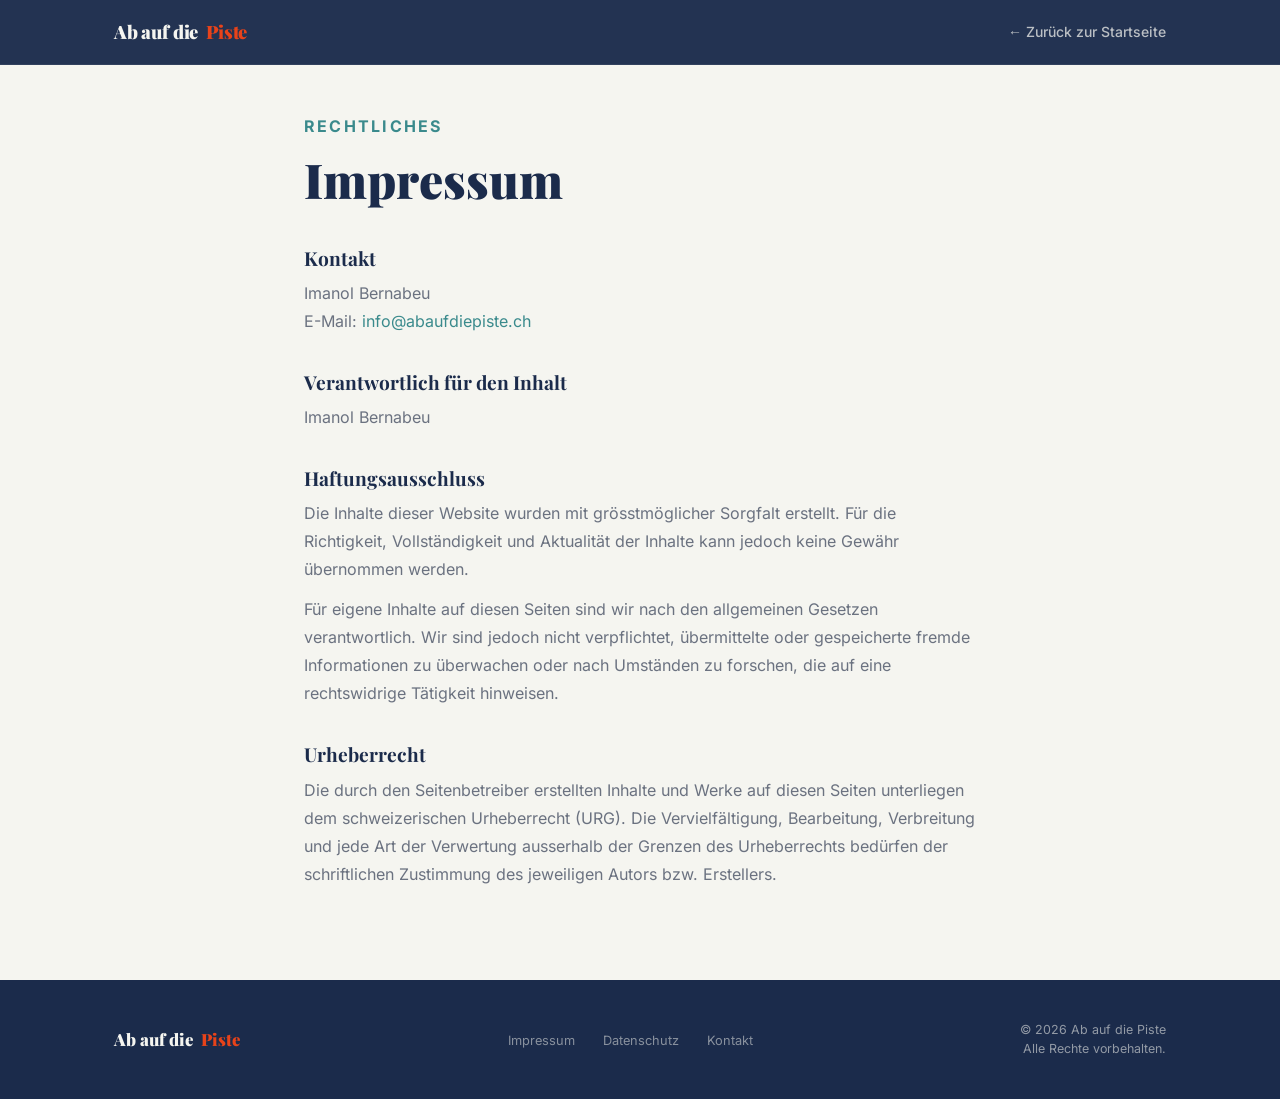
<file: impressum.html>
<!DOCTYPE html>
<html lang="de">
<head>
  <meta charset="UTF-8" />
  <meta name="viewport" content="width=device-width, initial-scale=1.0" />
  <title>Impressum — Ab auf die Piste</title>
  <meta name="description" content="Impressum und rechtliche Angaben zu Ab auf die Piste." />
  <link rel="canonical" href="https://abaufdiepiste.ch/impressum.html" />
  <meta property="og:type" content="website" />
  <meta property="og:site_name" content="Ab auf die Piste" />
  <meta property="og:locale" content="de_CH" />
  <meta property="og:title" content="Impressum — Ab auf die Piste" />
  <meta property="og:description" content="Impressum und rechtliche Angaben zu Ab auf die Piste." />
  <meta property="og:url" content="https://abaufdiepiste.ch/impressum.html" />
  <meta property="og:image" content="https://abaufdiepiste.ch/img/og_image.png" />
  <meta property="og:image:width" content="1200" />
  <meta property="og:image:height" content="630" />
  <meta property="og:image:alt" content="Ab auf die Piste — das Brettspiel für den perfekten Skitag" />
  <meta name="twitter:card" content="summary_large_image" />
  <link rel="icon" type="image/png" href="img/logo_abaufdiepiste.png" />
  <link rel="stylesheet" href="website_shared.css" />
</head>
<body>

  <nav>
    <div class="nav-inner">
      <a href="index.html" class="nav-logo">Ab auf die <span>Piste</span></a>
      <a href="index.html" class="nav-back">← Zurück zur Startseite</a>
    </div>
  </nav>

  <main class="page-content">
    <p class="page-eyebrow">Rechtliches</p>
    <h1>Impressum</h1>

<h2>Kontakt</h2>
    <p>
      Imanol Bernabeu<br>
      E-Mail: <a href="mailto:info@abaufdiepiste.ch">info@abaufdiepiste.ch</a>
    </p>

    <h2>Verantwortlich für den Inhalt</h2>
    <p>
      Imanol Bernabeu
    </p>

    <h2>Haftungsausschluss</h2>
    <p>
      Die Inhalte dieser Website wurden mit grösstmöglicher Sorgfalt erstellt.
      Für die Richtigkeit, Vollständigkeit und Aktualität der Inhalte kann jedoch
      keine Gewähr übernommen werden.
    </p>
    <p>
      Für eigene Inhalte auf diesen Seiten sind wir nach den allgemeinen Gesetzen
      verantwortlich. Wir sind jedoch nicht verpflichtet, übermittelte oder
      gespeicherte fremde Informationen zu überwachen oder nach Umständen zu forschen,
      die auf eine rechtswidrige Tätigkeit hinweisen.
    </p>

    <h2>Urheberrecht</h2>
    <p>
      Die durch den Seitenbetreiber erstellten Inhalte und Werke auf diesen Seiten
      unterliegen dem schweizerischen Urheberrecht (URG). Die Vervielfältigung,
      Bearbeitung, Verbreitung und jede Art der Verwertung ausserhalb der Grenzen des
      Urheberrechts bedürfen der schriftlichen Zustimmung des jeweiligen Autors bzw.
      Erstellers.
    </p>
  </main>

  <footer>
    <div class="footer-inner">
      <div class="footer-logo">Ab auf die <span>Piste</span></div>
      <ul class="footer-links">
        <li><a href="impressum.html">Impressum</a></li>
        <li><a href="datenschutz.html">Datenschutz</a></li>
        <li><a href="kontakt.html">Kontakt</a></li>
      </ul>
      <div class="footer-copy">© 2026 Ab auf die Piste<br>Alle Rechte vorbehalten.</div>
    </div>
  </footer>

</body>
</html>
</file>
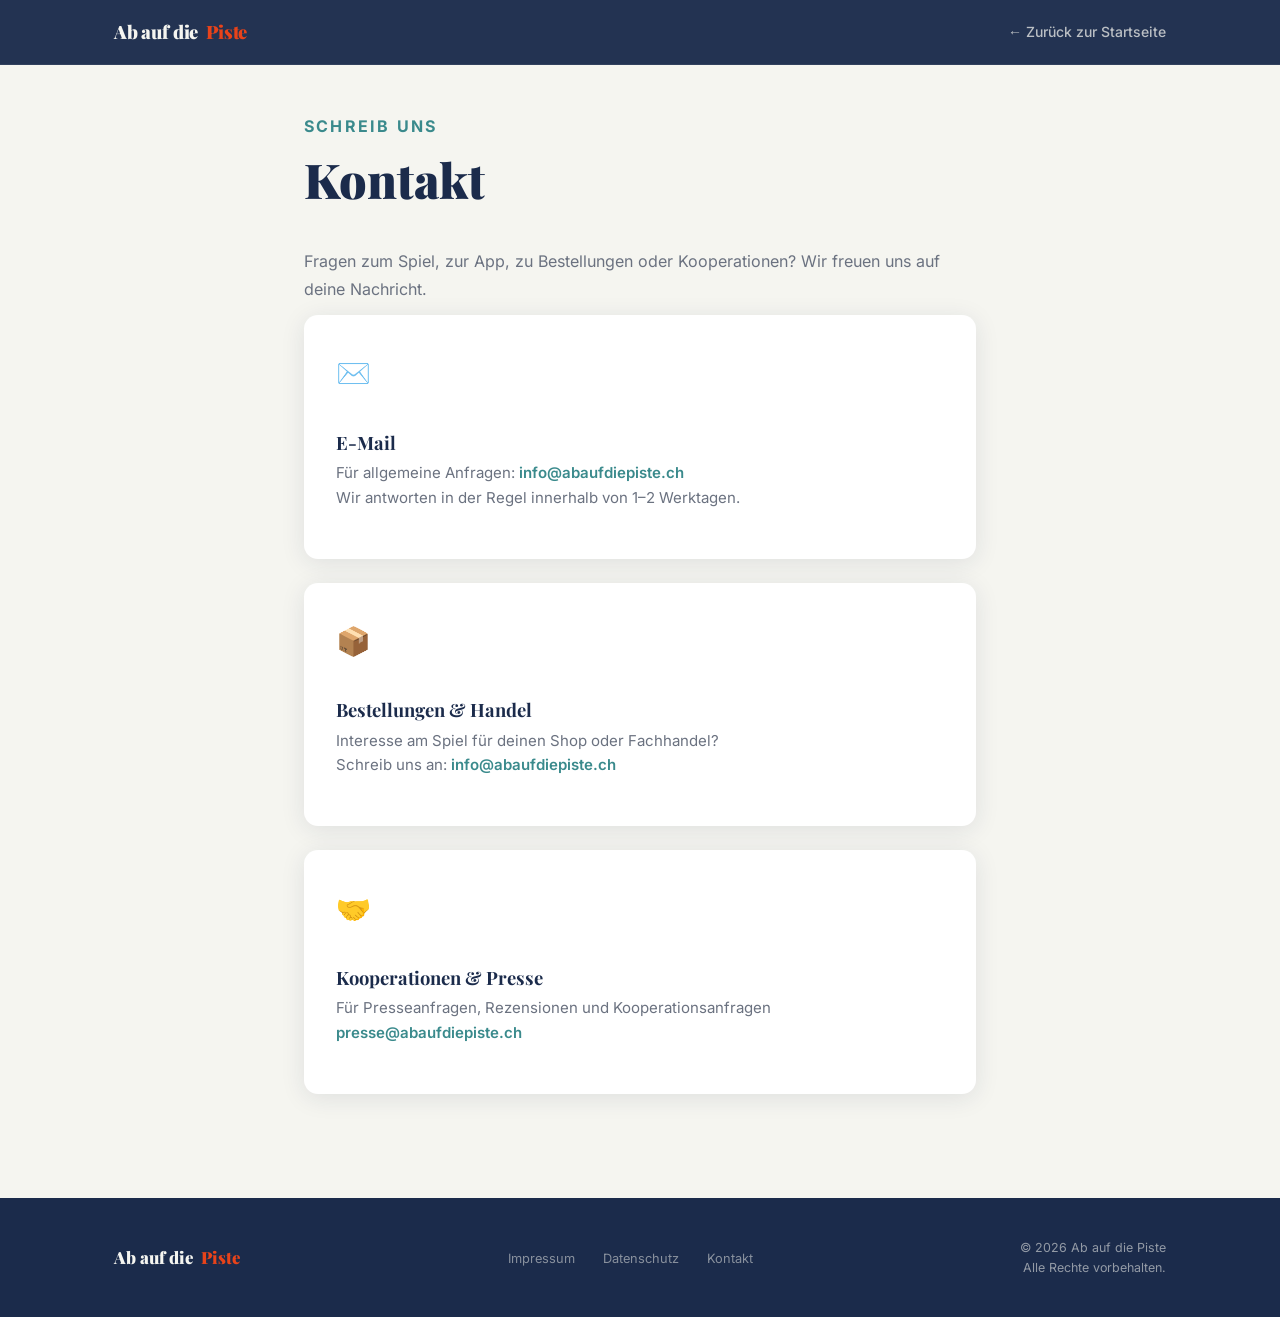
<file: kontakt.html>
<!DOCTYPE html>
<html lang="de">
<head>
  <meta charset="UTF-8" />
  <meta name="viewport" content="width=device-width, initial-scale=1.0" />
  <title>Kontakt — Ab auf die Piste</title>
  <meta name="description" content="Fragen zum Spiel, zur App, zu Bestellungen oder Kooperationen? So erreichst du das Team hinter Ab auf die Piste." />
  <link rel="canonical" href="https://abaufdiepiste.ch/kontakt.html" />
  <meta property="og:type" content="website" />
  <meta property="og:site_name" content="Ab auf die Piste" />
  <meta property="og:locale" content="de_CH" />
  <meta property="og:title" content="Kontakt — Ab auf die Piste" />
  <meta property="og:description" content="Fragen zum Spiel, zur App, zu Bestellungen oder Kooperationen? So erreichst du das Team hinter Ab auf die Piste." />
  <meta property="og:url" content="https://abaufdiepiste.ch/kontakt.html" />
  <meta property="og:image" content="https://abaufdiepiste.ch/img/og_image.png" />
  <meta property="og:image:width" content="1200" />
  <meta property="og:image:height" content="630" />
  <meta property="og:image:alt" content="Ab auf die Piste — das Brettspiel für den perfekten Skitag" />
  <meta name="twitter:card" content="summary_large_image" />
  <link rel="icon" type="image/png" href="img/logo_abaufdiepiste.png" />
  <link rel="stylesheet" href="website_shared.css" />
  <link rel="stylesheet" href="website_subpage.css" />
</head>
<body>

  <nav>
    <div class="nav-inner">
      <a href="index.html" class="nav-logo">Ab auf die <span>Piste</span></a>
      <a href="index.html" class="nav-back">← Zurück zur Startseite</a>
    </div>
  </nav>

  <main class="page-content">
    <p class="page-eyebrow">Schreib uns</p>
    <h1>Kontakt</h1>
    <p class="page-intro">
      Fragen zum Spiel, zur App, zu Bestellungen oder Kooperationen?
      Wir freuen uns auf deine Nachricht.
    </p>

    <div class="contact-card">
      <div class="contact-icon">✉️</div>
      <h2>E-Mail</h2>
      <p>
        Für allgemeine Anfragen: <a href="mailto:info@abaufdiepiste.ch">info@abaufdiepiste.ch</a><br>
        Wir antworten in der Regel innerhalb von 1–2 Werktagen.
      </p>
    </div>

    <div class="contact-card">
      <div class="contact-icon">📦</div>
      <h2>Bestellungen &amp; Handel</h2>
      <p>
        Interesse am Spiel für deinen Shop oder Fachhandel?<br>
        Schreib uns an: <a href="mailto:info@abaufdiepiste.ch">info@abaufdiepiste.ch</a>
      </p>
    </div>

    <div class="contact-card">
      <div class="contact-icon">🤝</div>
      <h2>Kooperationen &amp; Presse</h2>
      <p>
        Für Presseanfragen, Rezensionen und Kooperationsanfragen<br>
        <a href="mailto:presse@abaufdiepiste.ch">presse@abaufdiepiste.ch</a>
      </p>
    </div>
  </main>

  <footer>
    <div class="footer-inner">
      <div class="footer-logo">Ab auf die <span>Piste</span></div>
      <ul class="footer-links">
        <li><a href="impressum.html">Impressum</a></li>
        <li><a href="datenschutz.html">Datenschutz</a></li>
        <li><a href="kontakt.html">Kontakt</a></li>
      </ul>
      <div class="footer-copy">© 2026 Ab auf die Piste<br>Alle Rechte vorbehalten.</div>
    </div>
  </footer>

</body>
</html>
</file>
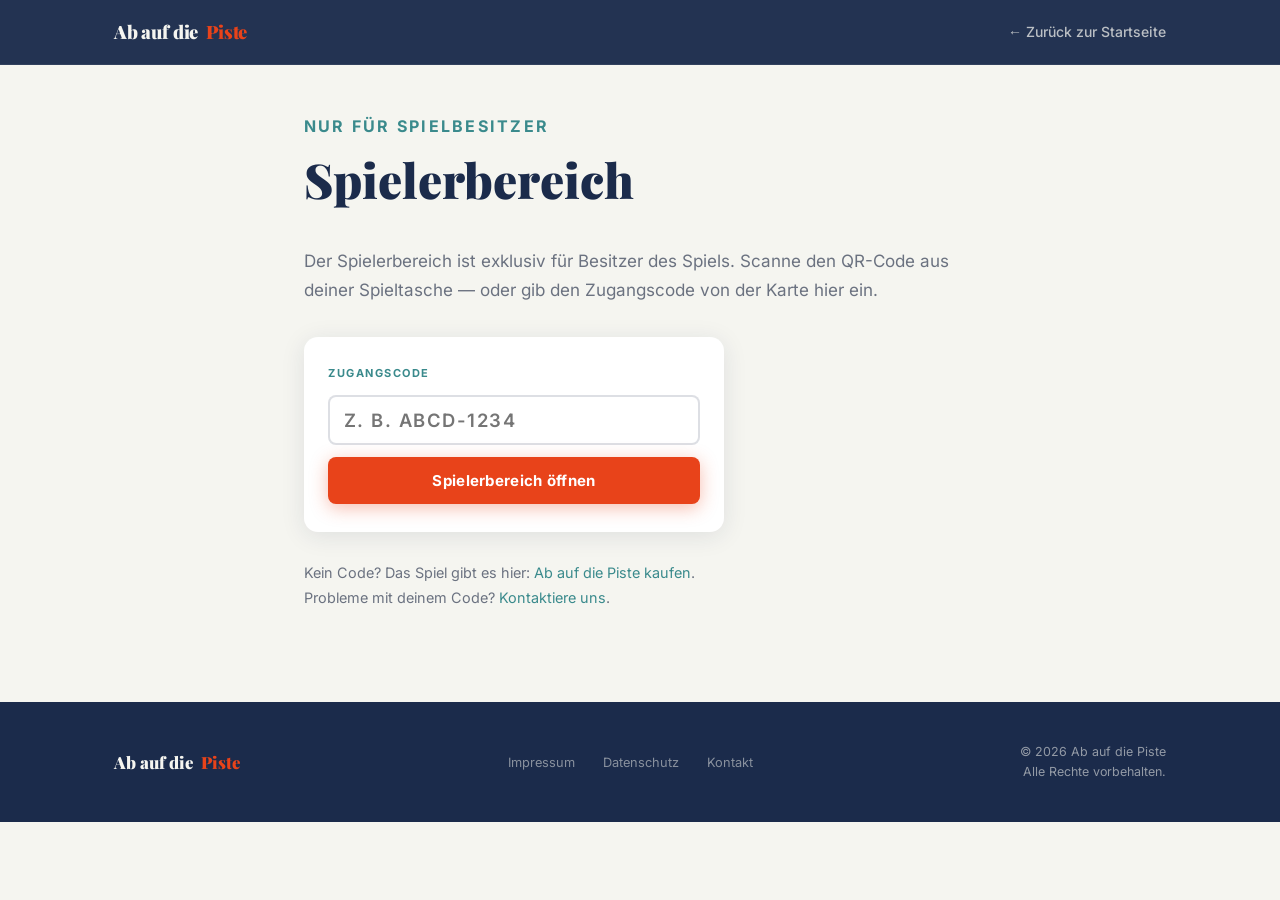
<file: spielerbereich.html>
<!DOCTYPE html>
<html lang="de">
<head>
  <meta charset="UTF-8" />
  <meta name="viewport" content="width=device-width, initial-scale=1.0" />
  <meta name="robots" content="noindex" />
  <title>Spielerbereich — Ab auf die Piste</title>
  <meta name="description" content="Der Spielerbereich zu Ab auf die Piste — Spielanleitung, Pistenplan und mehr, zugänglich mit dem Code aus deiner Spieltasche." />
  <link rel="canonical" href="https://abaufdiepiste.ch/spielerbereich.html" />
  <meta property="og:type" content="website" />
  <meta property="og:site_name" content="Ab auf die Piste" />
  <meta property="og:locale" content="de_CH" />
  <meta property="og:title" content="Spielerbereich — Ab auf die Piste" />
  <meta property="og:description" content="Der Spielerbereich zu Ab auf die Piste — Spielanleitung, Pistenplan und mehr, zugänglich mit dem Code aus deiner Spieltasche." />
  <meta property="og:url" content="https://abaufdiepiste.ch/spielerbereich.html" />
  <meta property="og:image" content="https://abaufdiepiste.ch/img/og_image.png" />
  <meta property="og:image:width" content="1200" />
  <meta property="og:image:height" content="630" />
  <meta property="og:image:alt" content="Ab auf die Piste — das Brettspiel für den perfekten Skitag" />
  <meta name="twitter:card" content="summary_large_image" />
  <link rel="icon" type="image/png" href="img/logo_abaufdiepiste.png" />
  <link rel="stylesheet" href="website_shared.css" />
  <link rel="stylesheet" href="website_spielerbereich.css" />
</head>
<body>

  <nav>
    <div class="nav-inner">
      <a href="index.html" class="nav-logo">Ab auf die <span>Piste</span></a>
      <a href="index.html" class="nav-back">← Zurück zur Startseite</a>
    </div>
  </nav>

  <main class="page-content">

    <noscript>
      <p class="gate-error">Diese Seite benötigt JavaScript, um die Inhalte zu entschlüsseln. Bitte aktiviere JavaScript in deinem Browser.</p>
    </noscript>

    <p id="loading" class="loading-note" role="status" style="display:none">Wird entschlüsselt …</p>

    <!-- Access gate: shown until the correct code unlocks the area -->
    <div id="gate" style="display:none">
      <p class="page-eyebrow">Nur für Spielbesitzer</p>
      <h1>Spielerbereich</h1>
      <p class="gate-intro">
        Der Spielerbereich ist exklusiv für Besitzer des Spiels.
        Scanne den QR-Code aus deiner Spieltasche — oder gib den Zugangscode
        von der Karte hier ein.
      </p>
      <form id="gateForm" class="gate-card">
        <label for="gateCode" class="gate-label">Zugangscode</label>
        <input id="gateCode" class="gate-input" type="text" autocomplete="off"
               autocapitalize="characters" autocorrect="off" spellcheck="false"
               aria-describedby="gateError" aria-invalid="false" placeholder="z. B. ABCD-1234" />
        <button type="submit" class="btn btn-primary gate-btn">Spielerbereich öffnen</button>
        <p id="gateError" class="gate-error" role="alert" style="display:none"></p>
      </form>
      <p class="gate-help">
        Kein Code? Das Spiel gibt es hier: <a href="index.html#buy">Ab auf die Piste kaufen</a>.<br>
        Probleme mit deinem Code? <a href="kontakt.html">Kontaktiere uns</a>.
      </p>
    </div>

    <p id="storageNote" class="gate-error" role="alert" style="display:none">
      Dein Browser speichert den Zugangscode nicht, deshalb lassen sich die Inhalte hier nicht öffnen.
      Bitte erlaube Website-Daten für diese Seite oder öffne sie in deinem normalen Browser
      (z. B. Safari oder Chrome) statt im Scanner.
    </p>

    <!-- Decrypted hub cards are injected here -->
    <div id="hubContent" style="display:none"></div>

  </main>

  <footer>
    <div class="footer-inner">
      <div class="footer-logo">Ab auf die <span>Piste</span></div>
      <ul class="footer-links">
        <li><a href="impressum.html">Impressum</a></li>
        <li><a href="datenschutz.html">Datenschutz</a></li>
        <li><a href="kontakt.html">Kontakt</a></li>
      </ul>
      <div class="footer-copy">© 2026 Ab auf die Piste<br>Alle Rechte vorbehalten.</div>
    </div>
  </footer>

  <script src="spielerbereich.js"></script>
  <script src="spielerbereich_hub.js"></script>
</body>
</html>
</file>
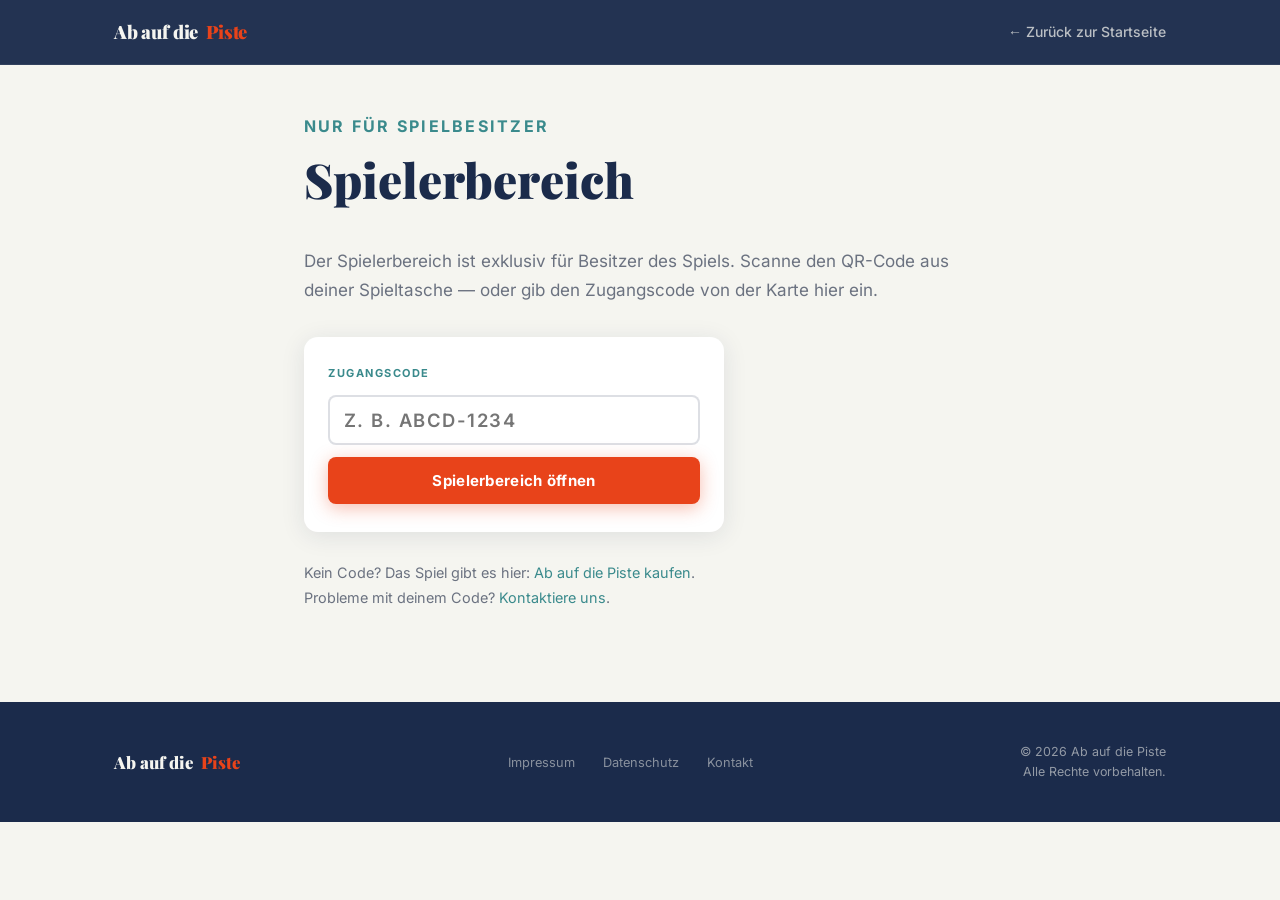
<file: spielerbereich_anleitung.html>
<!DOCTYPE html>
<html lang="de">
<head>
  <meta charset="UTF-8" />
  <meta name="viewport" content="width=device-width, initial-scale=1.0" />
  <meta name="robots" content="noindex" />
  <title>Spielanleitung — Ab auf die Piste</title>
  <meta name="description" content="Die vollständige Spielanleitung zu Ab auf die Piste — Teil des Spielerbereichs, zugänglich mit dem Code aus deiner Spieltasche." />
  <link rel="canonical" href="https://abaufdiepiste.ch/spielerbereich_anleitung.html" />
  <link rel="icon" type="image/png" href="img/logo_abaufdiepiste.png" />
  <link rel="stylesheet" href="website_shared.css" />
  <link rel="stylesheet" href="website_spielerbereich.css" />
  <link rel="stylesheet" href="website_anleitung.css" />
</head>
<body>

  <nav>
    <div class="nav-inner">
      <a href="index.html" class="nav-logo">Ab auf die <span>Piste</span></a>
      <a href="spielerbereich.html" class="nav-back">← Spielerbereich</a>
    </div>
  </nav>

  <main class="page-content">

    <noscript>
      <p class="gate-error">Diese Seite benötigt JavaScript, um die Anleitung zu entschlüsseln. Bitte aktiviere JavaScript in deinem Browser.</p>
    </noscript>

    <p id="loading" class="loading-note" role="status" style="display:none">Wird entschlüsselt …</p>
    <p id="loadError" class="gate-error" role="alert" style="display:none"></p>
    <a id="hubLink" class="btn btn-teal" href="spielerbereich.html" style="display:none">Zum Spielerbereich</a>

    <!-- Decrypted manual is injected here -->
    <div id="manualContent" style="display:none"></div>

  </main>

  <footer>
    <div class="footer-inner">
      <div class="footer-logo">Ab auf die <span>Piste</span></div>
      <ul class="footer-links">
        <li><a href="impressum.html">Impressum</a></li>
        <li><a href="datenschutz.html">Datenschutz</a></li>
        <li><a href="kontakt.html">Kontakt</a></li>
      </ul>
      <div class="footer-copy">© 2026 Ab auf die Piste<br>Alle Rechte vorbehalten.</div>
    </div>
  </footer>

  <script src="spielerbereich.js"></script>
  <script src="spielerbereich_anleitung.js"></script>
</body>
</html>
</file>
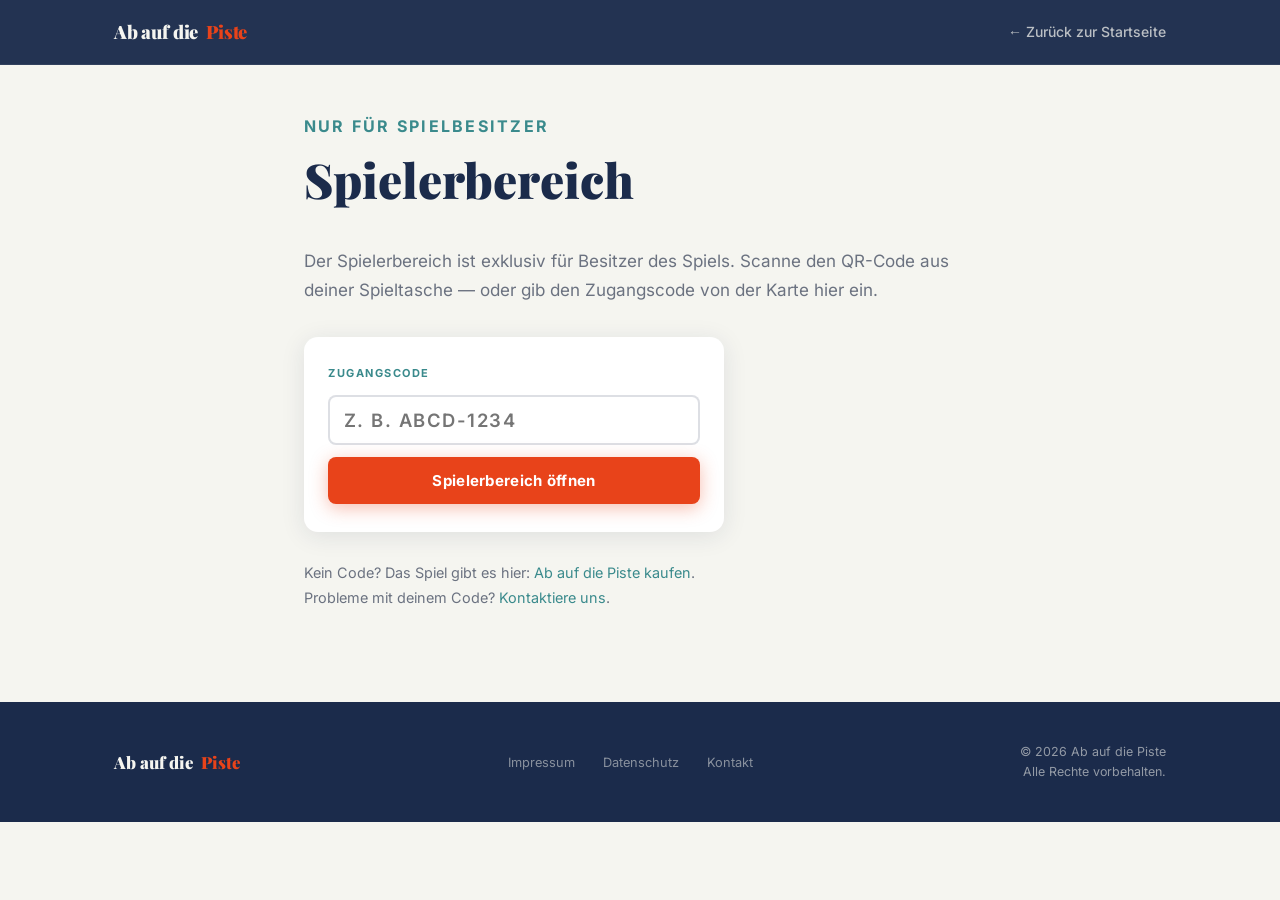
<file: spielerbereich_pistenplan.html>
<!DOCTYPE html>
<html lang="de">
<head>
  <meta charset="UTF-8" />
  <meta name="viewport" content="width=device-width, initial-scale=1.0" />
  <meta name="robots" content="noindex" />
  <title>Pistenplan Flocke-Arena — Ab auf die Piste</title>
  <meta name="description" content="Der offizielle Standard-Pistenplan Flocke-Arena zu Ab auf die Piste — Teil des Spielerbereichs, zugänglich mit dem Code aus deiner Spieltasche." />
  <link rel="canonical" href="https://abaufdiepiste.ch/spielerbereich_pistenplan.html" />
  <link rel="icon" type="image/png" href="img/logo_abaufdiepiste.png" />
  <link rel="stylesheet" href="website_shared.css" />
  <link rel="stylesheet" href="website_spielerbereich.css" />
</head>
<body>

  <nav>
    <div class="nav-inner">
      <a href="index.html" class="nav-logo">Ab auf die <span>Piste</span></a>
      <a href="spielerbereich.html" class="nav-back">← Spielerbereich</a>
    </div>
  </nav>

  <main class="page-content page-wide">

    <noscript>
      <p class="gate-error">Diese Seite benötigt JavaScript, um den Pistenplan zu entschlüsseln. Bitte aktiviere JavaScript in deinem Browser.</p>
    </noscript>

    <p class="page-eyebrow">Nur für Spielbesitzer</p>
    <h1>Pistenplan <span class="nowrap">Flocke-Arena</span></h1>
    <p class="page-intro">
      Kein eigener Pistenplan zur Hand? Dieses Skigebiet mit drei Tälern und drei Gipfeln ist
      genau für «Ab auf die Piste» gebaut.
    </p>

    <p id="loading" class="loading-note" role="status" style="display:none">Wird entschlüsselt …</p>
    <p id="loadError" class="gate-error" role="alert" style="display:none"></p>
    <a id="hubLink" class="btn btn-teal" href="spielerbereich.html" style="display:none">Zum Spielerbereich</a>

    <!-- Decrypted map is shown here -->
    <div id="mapView" style="display:none">
      <a id="mapOpen" class="map-frame" target="_blank" rel="noopener"
         aria-label="Pistenplan in voller Grösse in einem neuen Tab öffnen">
        <img id="mapImage" width="2400" height="1697"
             alt="Pistenplan Flocke-Arena: drei Täler, drei Gipfel, nummerierte Pistenabschnitte und Beförderungen" />
      </a>
      <div class="map-actions">
        <a id="pdfLink" class="btn btn-primary" download="Pistenplan_Flocke-Arena_A3.pdf" style="display:none">PDF herunterladen (A3)</a>
      </div>
      <p id="pdfError" class="gate-error" role="alert" style="display:none"></p>
      <p class="map-hint">
        Tippe auf den Plan, um ihn in voller Grösse zu öffnen und hineinzuzoomen.
        Zum Ausdrucken eignet sich das PDF (A3 quer).
      </p>
    </div>

  </main>

  <footer>
    <div class="footer-inner">
      <div class="footer-logo">Ab auf die <span>Piste</span></div>
      <ul class="footer-links">
        <li><a href="impressum.html">Impressum</a></li>
        <li><a href="datenschutz.html">Datenschutz</a></li>
        <li><a href="kontakt.html">Kontakt</a></li>
      </ul>
      <div class="footer-copy">© 2026 Ab auf die Piste<br>Alle Rechte vorbehalten.</div>
    </div>
  </footer>

  <script src="spielerbereich.js"></script>
  <script src="spielerbereich_pistenplan.js"></script>
</body>
</html>
</file>
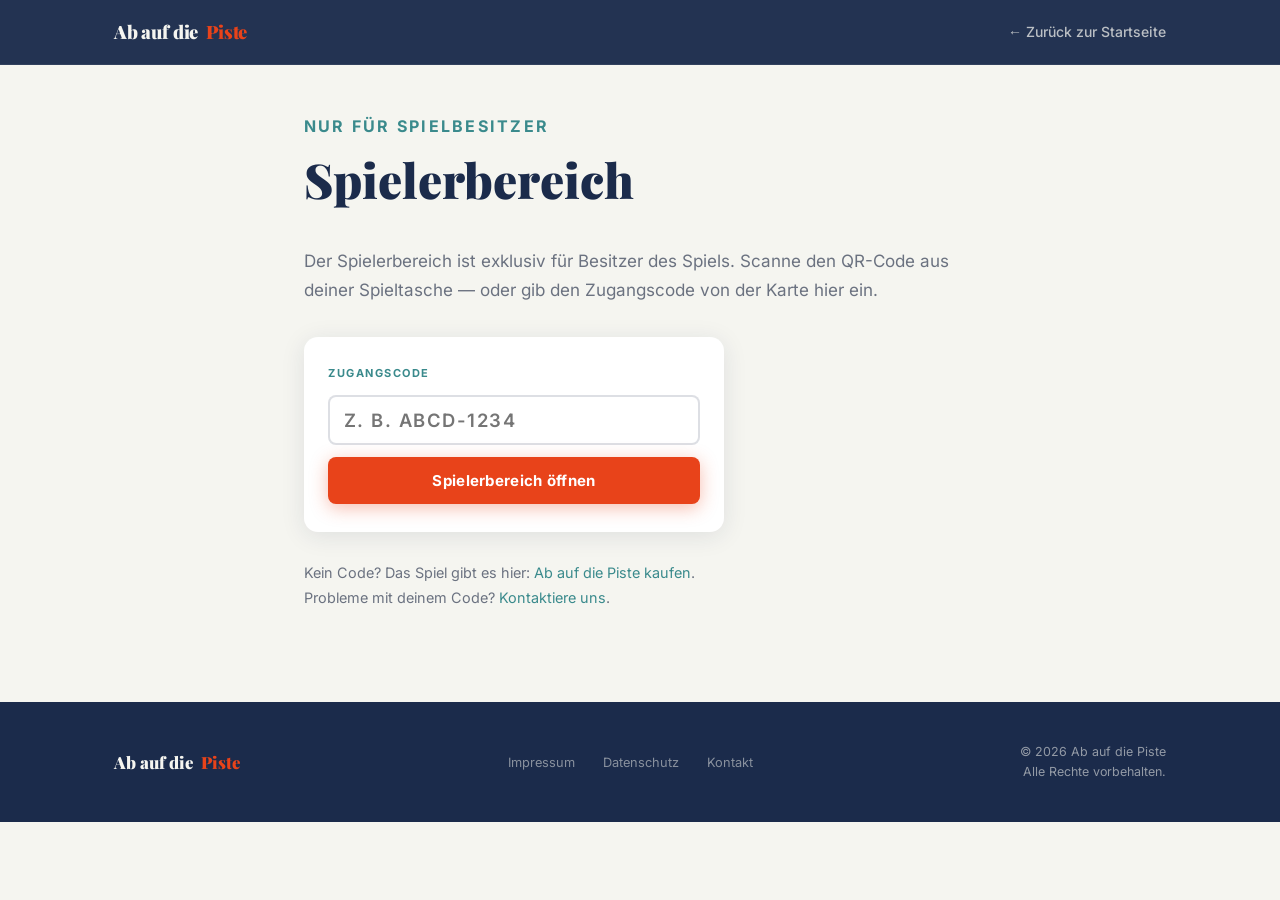
<file: spielerbereich_punkteblock.html>
<!DOCTYPE html>
<html lang="de">
<head>
  <meta charset="UTF-8" />
  <meta name="viewport" content="width=device-width, initial-scale=1.0" />
  <meta name="robots" content="noindex" />
  <title>Punkteblock — Ab auf die Piste</title>
  <meta name="description" content="Der Punkteblock mit Kurzregeln zu Ab auf die Piste — Teil des Spielerbereichs, zugänglich mit dem Code aus deiner Spieltasche." />
  <link rel="canonical" href="https://abaufdiepiste.ch/spielerbereich_punkteblock.html" />
  <link rel="icon" type="image/png" href="img/logo_abaufdiepiste.png" />
  <link rel="stylesheet" href="website_shared.css" />
  <link rel="stylesheet" href="website_spielerbereich.css" />
</head>
<body>

  <nav>
    <div class="nav-inner">
      <a href="index.html" class="nav-logo">Ab auf die <span>Piste</span></a>
      <a href="spielerbereich.html" class="nav-back">← Spielerbereich</a>
    </div>
  </nav>

  <main class="page-content page-wide">

    <noscript>
      <p class="gate-error">Diese Seite benötigt JavaScript, um den Punkteblock zu entschlüsseln. Bitte aktiviere JavaScript in deinem Browser.</p>
    </noscript>

    <p class="page-eyebrow">Nur für Spielbesitzer</p>
    <h1>Punkteblock</h1>
    <p class="page-intro">
      Block leer? Hier kannst du neue Blätter ausdrucken – für bis zu vier Spieler:innen,
      mit Zeittabelle, Schlusswertung und den wichtigsten Regeln auf einen Blick.
    </p>

    <p id="loading" class="loading-note" role="status" style="display:none">Wird entschlüsselt …</p>
    <p id="loadError" class="gate-error" role="alert" style="display:none"></p>
    <a id="hubLink" class="btn btn-teal" href="spielerbereich.html" style="display:none">Zum Spielerbereich</a>

    <!-- Decrypted score pad is shown here -->
    <div id="materialView" data-image-file="punkteblock_bild.bin" data-pdf-file="punkteblock_pdf.bin" style="display:none">
      <a id="materialOpen" class="material-frame material-frame--portrait" target="_blank" rel="noopener"
         aria-label="Punkteblock in voller Grösse in einem neuen Tab öffnen">
        <img id="materialImage" width="1191" height="1713"
             alt="Punkteblock: Spieler- und Zeittabelle von 08:00 bis 17:30, Schlusswertung und Kurzregeln" />
      </a>
      <div class="material-actions">
        <a id="pdfLink" class="btn btn-primary" download="Punkteblock_Ab_auf_die_Piste.pdf" style="display:none">PDF herunterladen</a>
      </div>
      <p id="pdfError" class="gate-error" role="alert" style="display:none"></p>
      <p class="material-hint">
        Das PDF druckt ein Blatt in A6-Grösse auf A4. Beim Drucken «Tatsächliche Grösse / 100 %» wählen.
      </p>
    </div>

  </main>

  <footer>
    <div class="footer-inner">
      <div class="footer-logo">Ab auf die <span>Piste</span></div>
      <ul class="footer-links">
        <li><a href="impressum.html">Impressum</a></li>
        <li><a href="datenschutz.html">Datenschutz</a></li>
        <li><a href="kontakt.html">Kontakt</a></li>
      </ul>
      <div class="footer-copy">© 2026 Ab auf die Piste<br>Alle Rechte vorbehalten.</div>
    </div>
  </footer>

  <script src="spielerbereich.js"></script>
  <script src="spielerbereich_material.js"></script>
</body>
</html>
</file>
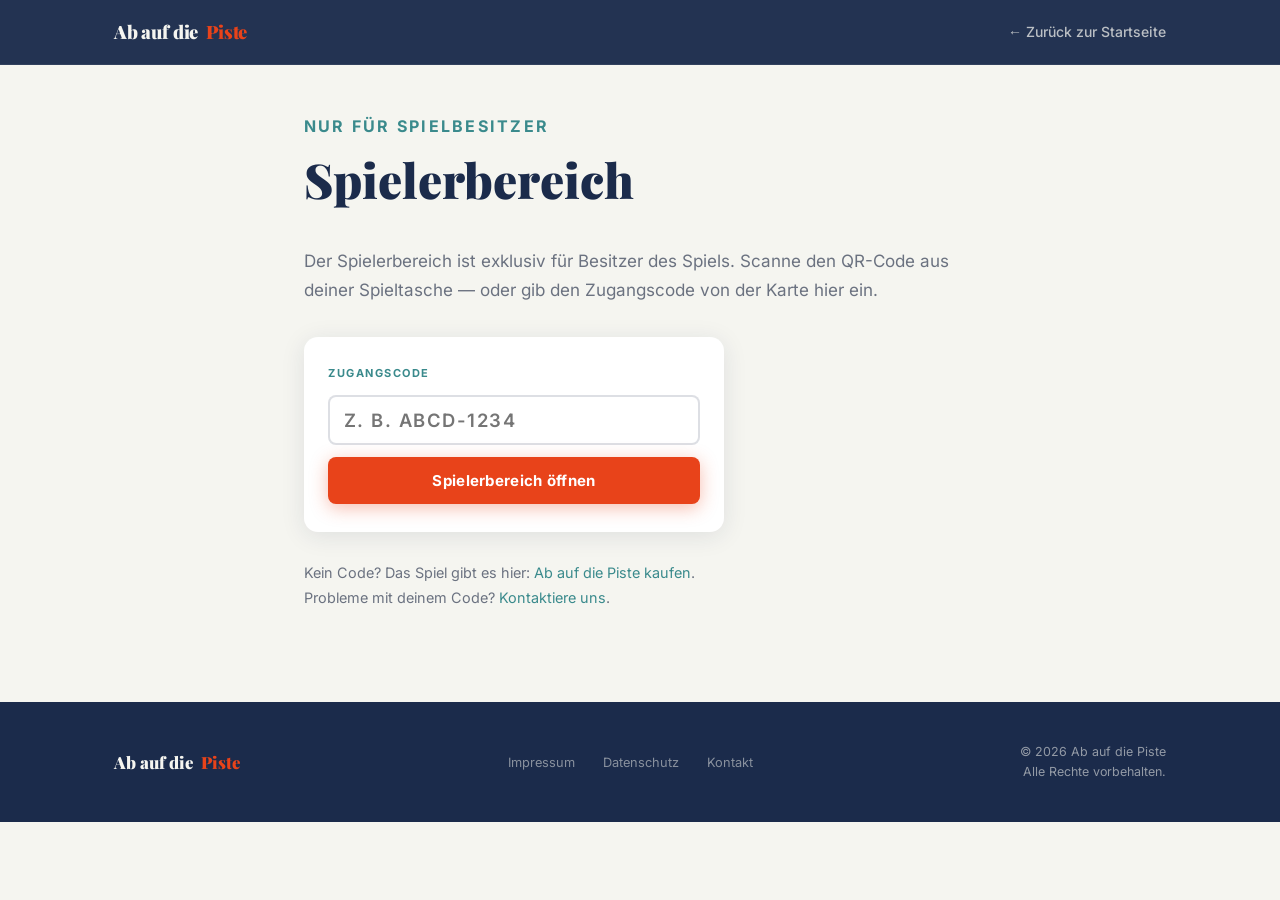
<file: spielerbereich_quickstart.html>
<!DOCTYPE html>
<html lang="de">
<head>
  <meta charset="UTF-8" />
  <meta name="viewport" content="width=device-width, initial-scale=1.0" />
  <meta name="robots" content="noindex" />
  <title>Quickstart — Ab auf die Piste</title>
  <meta name="description" content="Quickstart mit Erklärvideo zu Ab auf die Piste — Teil des Spielerbereichs, zugänglich mit dem Code aus deiner Spieltasche." />
  <link rel="canonical" href="https://abaufdiepiste.ch/spielerbereich_quickstart.html" />
  <link rel="icon" type="image/png" href="img/logo_abaufdiepiste.png" />
  <link rel="stylesheet" href="website_shared.css" />
  <link rel="stylesheet" href="website_spielerbereich.css" />
  <link rel="stylesheet" href="website_quickstart.css" />
</head>
<body>

  <nav>
    <div class="nav-inner">
      <a href="index.html" class="nav-logo">Ab auf die <span>Piste</span></a>
      <a href="spielerbereich.html" class="nav-back">← Spielerbereich</a>
    </div>
  </nav>

  <main class="page-content">

    <noscript>
      <p class="gate-error">Diese Seite benötigt JavaScript, um den Quickstart zu entschlüsseln. Bitte aktiviere JavaScript in deinem Browser.</p>
    </noscript>

    <p id="loading" class="loading-note" role="status" style="display:none">Wird entschlüsselt …</p>
    <p id="loadError" class="gate-error" role="alert" style="display:none"></p>
    <a id="hubLink" class="btn btn-teal" href="spielerbereich.html" style="display:none">Zum Spielerbereich</a>

    <!-- Decrypted quickstart is injected here -->
    <div id="quickstartContent" style="display:none"></div>

  </main>

  <footer>
    <div class="footer-inner">
      <div class="footer-logo">Ab auf die <span>Piste</span></div>
      <ul class="footer-links">
        <li><a href="impressum.html">Impressum</a></li>
        <li><a href="datenschutz.html">Datenschutz</a></li>
        <li><a href="kontakt.html">Kontakt</a></li>
      </ul>
      <div class="footer-copy">© 2026 Ab auf die Piste<br>Alle Rechte vorbehalten.</div>
    </div>
  </footer>

  <script src="spielerbereich.js"></script>
  <script src="spielerbereich_quickstart.js"></script>
</body>
</html>
</file>
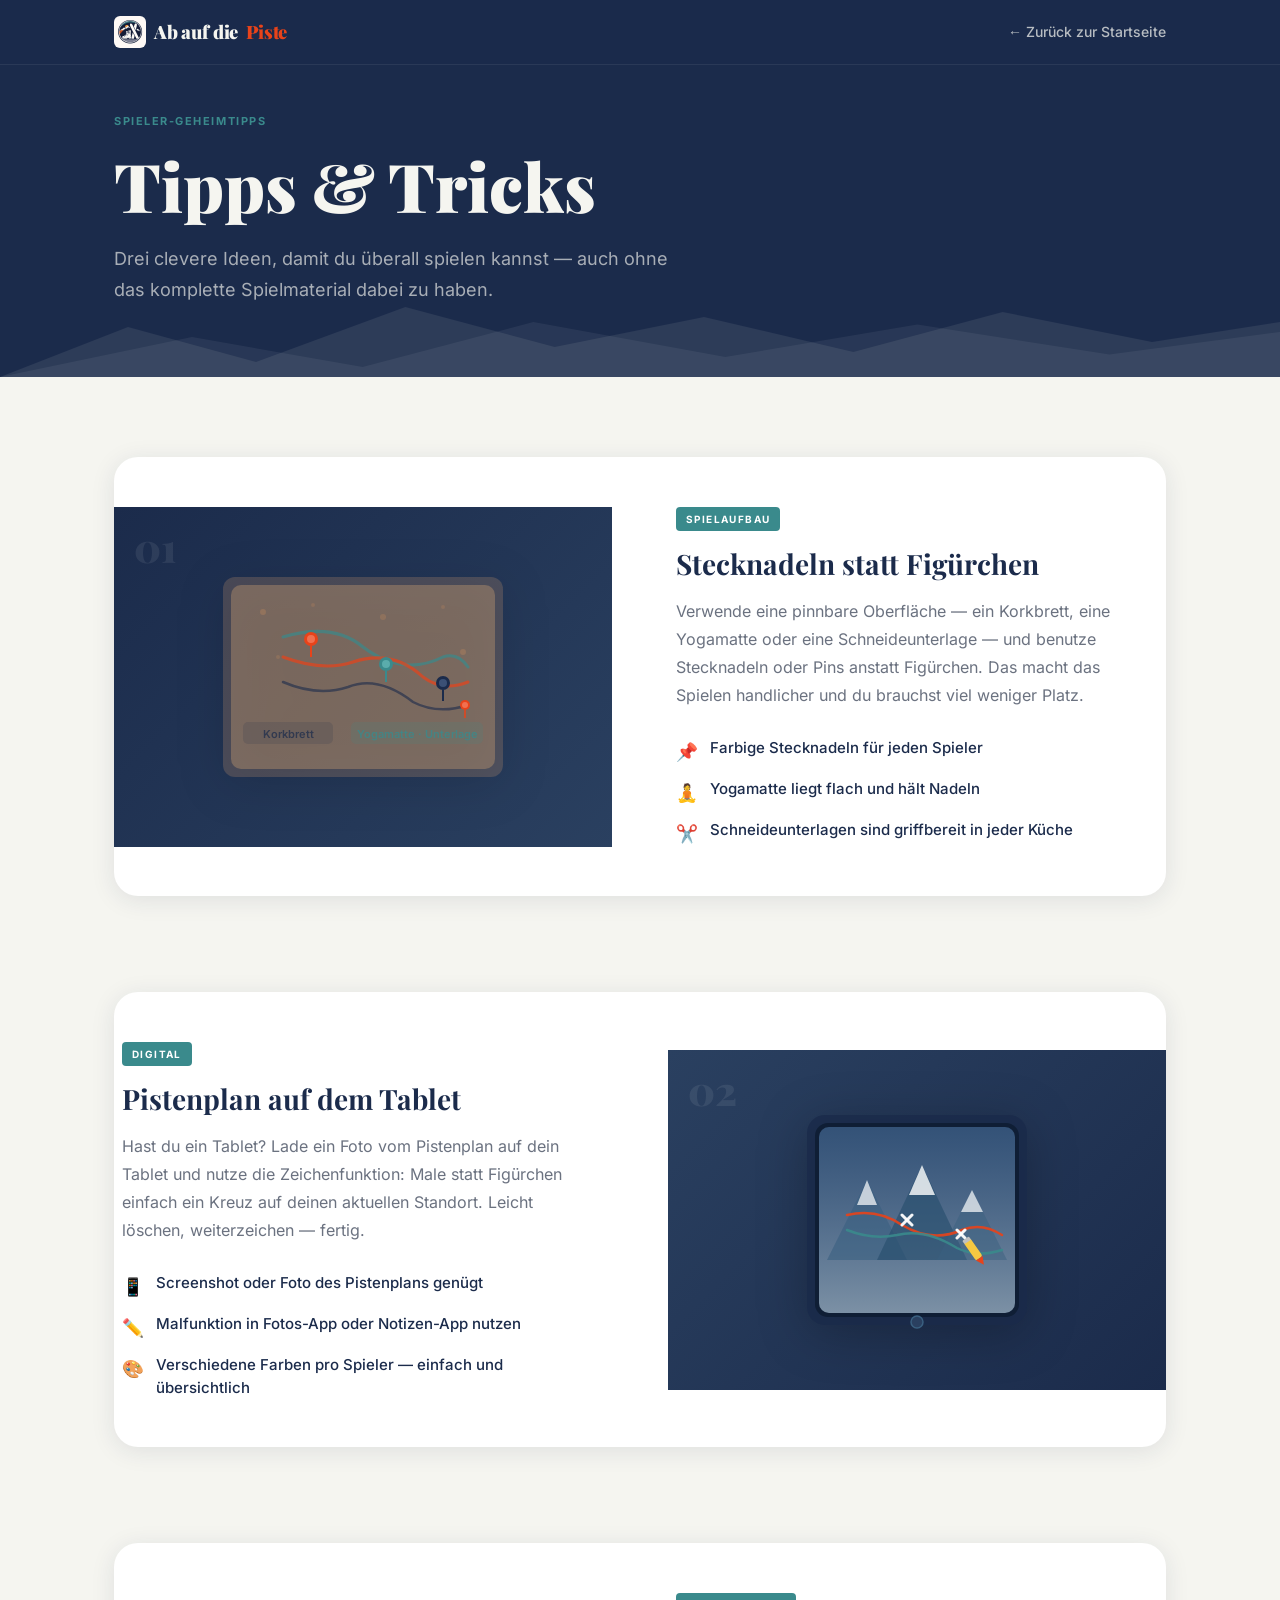
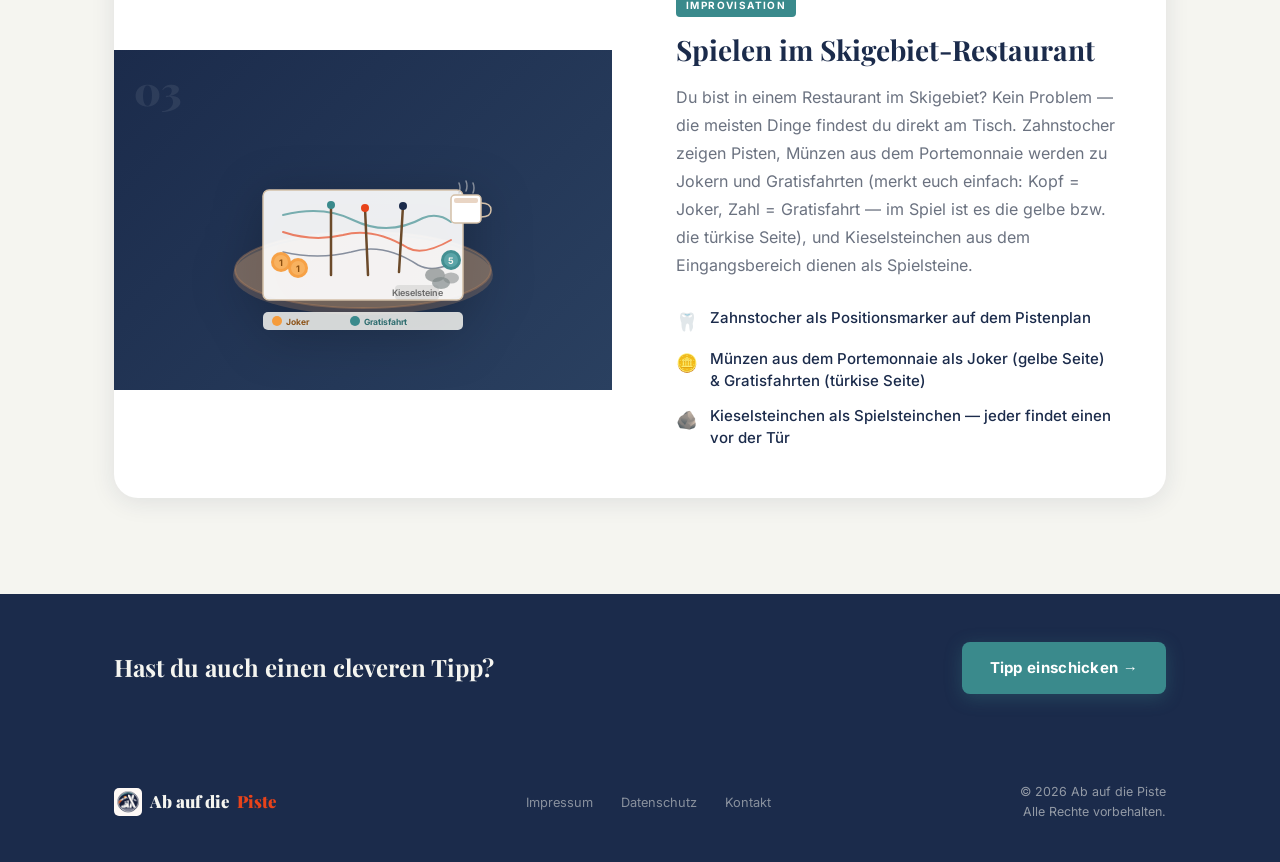
<file: tipps.html>
<!DOCTYPE html>
<html lang="de">
<head>
  <meta charset="UTF-8" />
  <meta name="viewport" content="width=device-width, initial-scale=1.0" />
  <title>Tipps &amp; Tricks — Ab auf die Piste</title>
  <meta name="description" content="Drei clevere Ideen, damit du Ab auf die Piste überall spielen kannst — mit Stecknadeln, auf dem Tablet oder improvisiert im Bergrestaurant." />
  <link rel="canonical" href="https://abaufdiepiste.ch/tipps.html" />
  <meta property="og:type" content="website" />
  <meta property="og:site_name" content="Ab auf die Piste" />
  <meta property="og:locale" content="de_CH" />
  <meta property="og:title" content="Tipps &amp; Tricks — Ab auf die Piste" />
  <meta property="og:description" content="Drei clevere Ideen, damit du Ab auf die Piste überall spielen kannst — mit Stecknadeln, auf dem Tablet oder improvisiert im Bergrestaurant." />
  <meta property="og:url" content="https://abaufdiepiste.ch/tipps.html" />
  <meta property="og:image" content="https://abaufdiepiste.ch/img/og_image.png" />
  <meta property="og:image:width" content="1200" />
  <meta property="og:image:height" content="630" />
  <meta property="og:image:alt" content="Ab auf die Piste — das Brettspiel für den perfekten Skitag" />
  <meta name="twitter:card" content="summary_large_image" />
  <link rel="icon" type="image/png" href="img/logo_abaufdiepiste.png" />
  <link rel="stylesheet" href="website_shared.css" />
  <link rel="stylesheet" href="tipps.css" />
</head>
<body>

  <nav>
    <div class="nav-inner">
      <a href="index.html" class="nav-logo">
        <img src="img/logo_abaufdiepiste.png" alt="Ab auf die Piste" class="nav-logo-img">
        Ab auf die <span>Piste</span>
      </a>
      <a href="index.html" class="nav-back">← Zurück zur Startseite</a>
    </div>
  </nav>

  <!-- ─── HERO ──────────────────────────────────────── -->
  <div class="tipps-hero">
    <div class="container">
      <p class="page-eyebrow">Spieler-Geheimtipps</p>
      <h1>Tipps &amp; Tricks</h1>
      <p class="tipps-hero-sub">Drei clevere Ideen, damit du überall spielen kannst — auch ohne das komplette Spielmaterial dabei zu haben.</p>
    </div>
    <div class="tipps-hero-mountains" aria-hidden="true">
      <svg viewBox="0 0 1200 160" xmlns="http://www.w3.org/2000/svg" preserveAspectRatio="none">
        <polygon points="0,160 120,60 240,130 380,20 520,100 660,40 800,110 940,30 1080,90 1200,50 1200,160" fill="rgba(245,245,240,0.08)"/>
        <polygon points="0,160 180,80 340,140 500,50 680,120 860,55 1040,115 1200,70 1200,160" fill="rgba(245,245,240,0.06)"/>
      </svg>
    </div>
  </div>

  <!-- ─── TIPS ──────────────────────────────────────── -->
  <main class="tipps-main">
    <div class="container">

      <!-- TIP 1: Korkbrett -->
      <article class="tipp-card">
        <div class="tipp-visual">
          <div class="tipp-badge">01</div>
          <svg class="tipp-illustration" viewBox="0 0 320 240" xmlns="http://www.w3.org/2000/svg">
            <!-- Cork board surface -->
            <rect x="20" y="20" width="280" height="200" rx="12" fill="#C8956C" opacity="0.25"/>
            <rect x="28" y="28" width="264" height="184" rx="10" fill="#D4A574" opacity="0.35"/>
            <!-- Cork texture dots -->
            <circle cx="60" cy="55" r="3" fill="#B8855C" opacity="0.4"/>
            <circle cx="110" cy="48" r="2" fill="#B8855C" opacity="0.3"/>
            <circle cx="180" cy="60" r="3" fill="#B8855C" opacity="0.35"/>
            <circle cx="240" cy="50" r="2" fill="#B8855C" opacity="0.3"/>
            <circle cx="75" cy="100" r="2" fill="#B8855C" opacity="0.3"/>
            <circle cx="260" cy="95" r="3" fill="#B8855C" opacity="0.4"/>
            <!-- Ski piste map outline on cork -->
            <path d="M 80 80 Q 130 65 160 90 Q 200 120 240 100 Q 255 95 265 110" stroke="#3A8A8C" stroke-width="3" fill="none" stroke-linecap="round" opacity="0.7"/>
            <path d="M 80 100 Q 120 115 150 105 Q 190 92 220 120 Q 240 135 265 125" stroke="#E8431A" stroke-width="3" fill="none" stroke-linecap="round" opacity="0.7"/>
            <path d="M 80 125 Q 115 140 145 130 Q 175 118 210 145 Q 235 158 265 148" stroke="#1B2B4B" stroke-width="2.5" fill="none" stroke-linecap="round" opacity="0.6"/>
            <!-- Pins (pushpins) -->
            <circle cx="108" cy="82" r="7" fill="#E8431A"/>
            <circle cx="108" cy="82" r="4" fill="#F07050"/>
            <line x1="108" y1="89" x2="108" y2="100" stroke="#E8431A" stroke-width="2"/>
            <circle cx="183" cy="107" r="7" fill="#3A8A8C"/>
            <circle cx="183" cy="107" r="4" fill="#5AACAC"/>
            <line x1="183" y1="114" x2="183" y2="125" stroke="#3A8A8C" stroke-width="2"/>
            <circle cx="240" cy="126" r="7" fill="#1B2B4B"/>
            <circle cx="240" cy="126" r="4" fill="#3B5075"/>
            <line x1="240" y1="133" x2="240" y2="144" stroke="#1B2B4B" stroke-width="2"/>
            <!-- Small pin at top right as decoration -->
            <circle cx="262" cy="148" r="5" fill="#E8431A"/>
            <circle cx="262" cy="148" r="3" fill="#F07050"/>
            <line x1="262" y1="153" x2="262" y2="161" stroke="#E8431A" stroke-width="1.5"/>
            <!-- Label: Korkbrett -->
            <rect x="40" y="165" width="90" height="22" rx="5" fill="#1B2B4B" opacity="0.15"/>
            <text x="85" y="181" font-family="Inter, sans-serif" font-size="11" font-weight="600" fill="#1B2B4B" text-anchor="middle" opacity="0.7">Korkbrett</text>
            <!-- Yoga mat hint -->
            <rect x="148" y="165" width="132" height="22" rx="5" fill="#3A8A8C" opacity="0.15"/>
            <text x="214" y="181" font-family="Inter, sans-serif" font-size="11" font-weight="600" fill="#3A8A8C" text-anchor="middle" opacity="0.8">Yogamatte · Unterlage</text>
          </svg>
        </div>
        <div class="tipp-content">
          <div class="tipp-tag">Spielaufbau</div>
          <h2>Stecknadeln statt Figürchen</h2>
          <p>Verwende eine pinnbare Oberfläche — ein Korkbrett, eine Yogamatte oder eine Schneideunterlage — und benutze Stecknadeln oder Pins anstatt Figürchen. Das macht das Spielen handlicher und du brauchst viel weniger Platz.</p>
          <ul class="tipp-items">
            <li>
              <span class="tipp-item-icon">📌</span>
              <span>Farbige Stecknadeln für jeden Spieler</span>
            </li>
            <li>
              <span class="tipp-item-icon">🧘</span>
              <span>Yogamatte liegt flach und hält Nadeln</span>
            </li>
            <li>
              <span class="tipp-item-icon">✂️</span>
              <span>Schneideunterlagen sind griffbereit in jeder Küche</span>
            </li>
          </ul>
        </div>
      </article>

      <!-- TIP 2: Tablet -->
      <article class="tipp-card tipp-card--reverse">
        <div class="tipp-visual">
          <div class="tipp-badge">02</div>
          <svg class="tipp-illustration" viewBox="0 0 320 240" xmlns="http://www.w3.org/2000/svg">
            <!-- Tablet body -->
            <rect x="50" y="15" width="220" height="210" rx="18" fill="#1B2B4B" opacity="0.85"/>
            <rect x="58" y="23" width="204" height="194" rx="13" fill="#0f1e35"/>
            <!-- Screen content: ski map photo -->
            <rect x="62" y="27" width="196" height="186" rx="10" fill="#2A4060"/>
            <defs>
              <linearGradient id="snowGrad" x1="0" y1="0" x2="0" y2="1">
                <stop offset="0%" stop-color="#4A7CAE" stop-opacity="0.5"/>
                <stop offset="100%" stop-color="#D4E8F0" stop-opacity="0.8"/>
              </linearGradient>
            </defs>
            <!-- Snow background gradient sim -->
            <rect x="62" y="27" width="196" height="186" rx="10" fill="url(#snowGrad)" opacity="0.6"/>
            <!-- Mountain silhouettes on screen -->
            <polygon points="70,160 110,80 150,160" fill="#3A6080" opacity="0.6"/>
            <polygon points="120,160 165,65 210,160" fill="#2A5070" opacity="0.7"/>
            <polygon points="180,160 215,90 250,160" fill="#3A6080" opacity="0.5"/>
            <!-- Snow caps -->
            <polygon points="110,80 100,105 120,105" fill="white" opacity="0.7"/>
            <polygon points="165,65 152,95 178,95" fill="white" opacity="0.8"/>
            <polygon points="215,90 204,112 226,112" fill="white" opacity="0.7"/>
            <!-- Piste lines on screen -->
            <path d="M 90 115 Q 120 108 145 125 Q 175 143 205 130 Q 225 122 245 135" stroke="#E8431A" stroke-width="2.5" fill="none" stroke-linecap="round" opacity="0.9"/>
            <path d="M 90 130 Q 115 140 140 135 Q 168 128 200 148 Q 220 158 245 150" stroke="#3A8A8C" stroke-width="2.5" fill="none" stroke-linecap="round" opacity="0.9"/>
            <!-- Drawing cross (finger painting) -->
            <line x1="145" y1="115" x2="155" y2="125" stroke="white" stroke-width="3" stroke-linecap="round" opacity="0.95"/>
            <line x1="155" y1="115" x2="145" y2="125" stroke="white" stroke-width="3" stroke-linecap="round" opacity="0.95"/>
            <!-- Another cross -->
            <line x1="200" y1="130" x2="208" y2="138" stroke="white" stroke-width="3" stroke-linecap="round" opacity="0.95"/>
            <line x1="208" y1="130" x2="200" y2="138" stroke="white" stroke-width="3" stroke-linecap="round" opacity="0.95"/>
            <!-- Pencil/stylus icon -->
            <g transform="translate(220, 155) rotate(-35)">
              <rect x="-4" y="-18" width="8" height="22" rx="2" fill="#F5C842"/>
              <polygon points="-4,4 4,4 0,12" fill="#E8431A"/>
              <rect x="-4" y="-20" width="8" height="4" rx="1" fill="#C0C0C0"/>
            </g>
            <!-- Home button -->
            <circle cx="160" cy="222" r="6" fill="#2A4060" stroke="#3A6080" stroke-width="1.5"/>
          </svg>
        </div>
        <div class="tipp-content">
          <div class="tipp-tag">Digital</div>
          <h2>Pistenplan auf dem Tablet</h2>
          <p>Hast du ein Tablet? Lade ein Foto vom Pistenplan auf dein Tablet und nutze die Zeichenfunktion: Male statt Figürchen einfach ein Kreuz auf deinen aktuellen Standort. Leicht löschen, weiterzeichen — fertig.</p>
          <ul class="tipp-items">
            <li>
              <span class="tipp-item-icon">📱</span>
              <span>Screenshot oder Foto des Pistenplans genügt</span>
            </li>
            <li>
              <span class="tipp-item-icon">✏️</span>
              <span>Malfunktion in Fotos-App oder Notizen-App nutzen</span>
            </li>
            <li>
              <span class="tipp-item-icon">🎨</span>
              <span>Verschiedene Farben pro Spieler — einfach und übersichtlich</span>
            </li>
          </ul>
        </div>
      </article>

      <!-- TIP 3: Restaurant -->
      <article class="tipp-card">
        <div class="tipp-visual">
          <div class="tipp-badge">03</div>
          <svg class="tipp-illustration" viewBox="0 0 320 240" xmlns="http://www.w3.org/2000/svg">
            <!-- Table surface -->
            <ellipse cx="160" cy="175" rx="130" ry="40" fill="#C8956C" opacity="0.25"/>
            <ellipse cx="160" cy="170" rx="128" ry="38" fill="#D4A574" opacity="0.30"/>
            <!-- Table border -->
            <ellipse cx="160" cy="170" rx="128" ry="38" fill="none" stroke="#B8855C" stroke-width="2" opacity="0.4"/>
            <!-- Pistenplan paper on table -->
            <rect x="60" y="90" width="200" height="110" rx="6" fill="white" opacity="0.92"/>
            <rect x="60" y="90" width="200" height="110" rx="6" fill="none" stroke="#D4C0A8" stroke-width="1.5"/>
            <!-- Map lines on paper -->
            <path d="M 80 115 Q 120 105 150 120 Q 185 137 220 118 Q 235 112 248 122" stroke="#3A8A8C" stroke-width="2" fill="none" stroke-linecap="round" opacity="0.65"/>
            <path d="M 80 132 Q 110 142 140 135 Q 170 127 205 148 Q 220 156 248 140" stroke="#E8431A" stroke-width="2" fill="none" stroke-linecap="round" opacity="0.65"/>
            <path d="M 80 152 Q 115 160 148 152 Q 180 142 215 165 Q 228 172 245 165" stroke="#1B2B4B" stroke-width="1.5" fill="none" stroke-linecap="round" opacity="0.5"/>

            <!-- Toothpicks as player markers -->
            <!-- Toothpick 1 (vertical, teal) -->
            <line x1="128" y1="105" x2="128" y2="175" stroke="#6B4A2A" stroke-width="2.5" stroke-linecap="round"/>
            <circle cx="128" cy="105" r="4" fill="#3A8A8C"/>
            <!-- Toothpick 2 (slight angle, orange) -->
            <line x1="162" y1="108" x2="165" y2="175" stroke="#6B4A2A" stroke-width="2.5" stroke-linecap="round"/>
            <circle cx="162" cy="108" r="4" fill="#E8431A"/>
            <!-- Toothpick 3 (slight angle, dark) -->
            <line x1="200" y1="106" x2="196" y2="172" stroke="#6B4A2A" stroke-width="2.5" stroke-linecap="round"/>
            <circle cx="200" cy="106" r="4" fill="#1B2B4B"/>

            <!-- Coins: yellow side = Joker, turquoise side = Gratisfahrt -->
            <!-- Coin 1 — Joker (gelbe Seite) -->
            <circle cx="78" cy="162" r="10" fill="#F59C3C" opacity="0.95"/>
            <circle cx="78" cy="162" r="7" fill="#F8B565" opacity="0.85"/>
            <text x="78" y="166" font-family="Inter, sans-serif" font-size="9" font-weight="700" fill="#8A4E10" text-anchor="middle">1</text>
            <!-- Coin 2 — Joker (gelbe Seite) -->
            <circle cx="95" cy="168" r="10" fill="#F59C3C" opacity="0.95"/>
            <circle cx="95" cy="168" r="7" fill="#F8B565" opacity="0.85"/>
            <text x="95" y="172" font-family="Inter, sans-serif" font-size="9" font-weight="700" fill="#8A4E10" text-anchor="middle">1</text>
            <!-- Coin 3 — Gratisfahrt (türkise Seite) -->
            <circle cx="248" cy="160" r="10" fill="#3A8A8C" opacity="0.95"/>
            <circle cx="248" cy="160" r="7" fill="#5FA9AB" opacity="0.85"/>
            <text x="248" y="164" font-family="Inter, sans-serif" font-size="9" font-weight="700" fill="#F5F5F0" text-anchor="middle">5</text>

            <!-- Pebble stones as Spielsteine -->
            <ellipse cx="232" cy="175" rx="10" ry="7" fill="#8B9090" opacity="0.75"/>
            <ellipse cx="248" cy="178" rx="8" ry="5.5" fill="#9BA0A0" opacity="0.7"/>
            <ellipse cx="238" cy="183" rx="9" ry="6" fill="#7B8585" opacity="0.65"/>

            <!-- Coffee cup (restaurant context) -->
            <rect x="248" y="95" width="30" height="28" rx="4" fill="white" stroke="#D4C0A8" stroke-width="1.5"/>
            <path d="M 278 103 Q 288 103 288 110 Q 288 117 278 117" fill="none" stroke="#D4C0A8" stroke-width="1.5"/>
            <rect x="251" y="98" width="24" height="5" rx="2" fill="#C8956C" opacity="0.4"/>
            <!-- Steam -->
            <path d="M 256 93 Q 258 88 256 83" stroke="#C8C8C8" stroke-width="1.5" fill="none" stroke-linecap="round" opacity="0.6"/>
            <path d="M 263 91 Q 265 86 263 81" stroke="#C8C8C8" stroke-width="1.5" fill="none" stroke-linecap="round" opacity="0.6"/>
            <path d="M 270 93 Q 272 88 270 83" stroke="#C8C8C8" stroke-width="1.5" fill="none" stroke-linecap="round" opacity="0.6"/>

            <!-- Labels -->
            <rect x="60" y="212" width="200" height="18" rx="5" fill="#F5F5F0" opacity="0.85"/>
            <circle cx="74" cy="221" r="5" fill="#F59C3C"/>
            <text x="83" y="224.5" font-family="Inter, sans-serif" font-size="8.5" font-weight="700" fill="#8A4E10" opacity="0.95">Joker</text>
            <circle cx="152" cy="221" r="5" fill="#3A8A8C"/>
            <text x="161" y="224.5" font-family="Inter, sans-serif" font-size="8.5" font-weight="700" fill="#26686A" opacity="0.95">Gratisfahrt</text>
            <rect x="192" y="185" width="44" height="15" rx="4" fill="#8B9090" opacity="0.2"/>
            <text x="214" y="196" font-family="Inter, sans-serif" font-size="9" font-weight="600" fill="#555" text-anchor="middle" opacity="0.85">Kieselsteine</text>
          </svg>
        </div>
        <div class="tipp-content">
          <div class="tipp-tag">Improvisation</div>
          <h2>Spielen im Skigebiet-Restaurant</h2>
          <p>Du bist in einem Restaurant im Skigebiet? Kein Problem — die meisten Dinge findest du direkt am Tisch. Zahnstocher zeigen Pisten, Münzen aus dem Portemonnaie werden zu Jokern und Gratisfahrten (merkt euch einfach: Kopf = Joker, Zahl = Gratisfahrt — im Spiel ist es die gelbe bzw. die türkise Seite), und Kieselsteinchen aus dem Eingangsbereich dienen als Spielsteine.</p>
          <ul class="tipp-items">
            <li>
              <span class="tipp-item-icon">🦷</span>
              <span>Zahnstocher als Positionsmarker auf dem Pistenplan</span>
            </li>
            <li>
              <span class="tipp-item-icon">🪙</span>
              <span>Münzen aus dem Portemonnaie als Joker (gelbe Seite) &amp; Gratisfahrten (türkise Seite)</span>
            </li>
            <li>
              <span class="tipp-item-icon">🪨</span>
              <span>Kieselsteinchen als Spielsteinchen — jeder findet einen vor der Tür</span>
            </li>
          </ul>
        </div>
      </article>

    </div>
  </main>

  <!-- ─── CTA BAR ─────────────────────────────────────── -->
  <div class="tipps-cta-bar">
    <div class="container">
      <p class="tipps-cta-text">Hast du auch einen cleveren Tipp?</p>
      <a href="kontakt.html" class="btn btn-teal">Tipp einschicken →</a>
    </div>
  </div>

  <footer>
    <div class="footer-inner">
      <div class="footer-logo">
        <img src="img/logo_abaufdiepiste.png" alt="" class="footer-logo-img">
        Ab auf die <span>Piste</span>
      </div>
      <ul class="footer-links">
        <li><a href="impressum.html">Impressum</a></li>
        <li><a href="datenschutz.html">Datenschutz</a></li>
        <li><a href="kontakt.html">Kontakt</a></li>
      </ul>
      <div class="footer-copy">© 2026 Ab auf die Piste<br>Alle Rechte vorbehalten.</div>
    </div>
  </footer>

</body>
</html>
</file>
<file: website_shared.css>
/* ══════════════════════════════════════════════════ */
/* SELF-HOSTED FONTS                                 */
/* ══════════════════════════════════════════════════ */
/* Served from our own domain on purpose: loading them from
   fonts.googleapis.com transmits every visitor IP to Google
   (LG München I, 20.01.2022 – 3 O 17493/20). Never re-add the
   Google Fonts <link> tags.
   Source: @fontsource, SIL Open Font License 1.1 —
   licence texts in fonts/LICENSE_*.txt.
   Subset: latin (covers ä ö ü ß and the dashes used on the site). */
@font-face {
  font-family: 'Inter';
  font-style: normal;
  font-weight: 400;
  font-display: swap;
  src: url('fonts/inter-latin-400-normal.woff2') format('woff2');
}
@font-face {
  font-family: 'Inter';
  font-style: normal;
  font-weight: 500;
  font-display: swap;
  src: url('fonts/inter-latin-500-normal.woff2') format('woff2');
}
@font-face {
  font-family: 'Inter';
  font-style: normal;
  font-weight: 600;
  font-display: swap;
  src: url('fonts/inter-latin-600-normal.woff2') format('woff2');
}
@font-face {
  font-family: 'Inter';
  font-style: normal;
  font-weight: 700;
  font-display: swap;
  src: url('fonts/inter-latin-700-normal.woff2') format('woff2');
}
@font-face {
  font-family: 'Playfair Display';
  font-style: normal;
  font-weight: 700;
  font-display: swap;
  src: url('fonts/playfair-display-latin-700-normal.woff2') format('woff2');
}
@font-face {
  font-family: 'Playfair Display';
  font-style: normal;
  font-weight: 900;
  font-display: swap;
  src: url('fonts/playfair-display-latin-900-normal.woff2') format('woff2');
}

/* ─── Design Tokens ───────────────────────────────── */
:root {
  --alpine-night:  #1B2B4B;
  --summit-white:  #F5F5F0;
  --alpenglühen:   #E8431A;
  --glacier-teal:  #3A8A8C;
  --rock-grey:     #6B7280;
  --white:         #FFFFFF;

  --font-display: 'Playfair Display', Georgia, serif;
  --font-body:    'Inter', -apple-system, Helvetica, Arial, sans-serif;

  --radius-sm: 8px;
  --radius-md: 14px;
  --radius-lg: 24px;

  --shadow-card: 0 4px 24px rgba(27, 43, 75, 0.10);
  --shadow-lg:   0 12px 48px rgba(27, 43, 75, 0.18);
}

/* ─── Reset ───────────────────────────────────────── */
*, *::before, *::after { box-sizing: border-box; margin: 0; padding: 0; }
html { scroll-behavior: smooth; }
body {
  font-family: var(--font-body);
  background: var(--summit-white);
  color: var(--alpine-night);
  line-height: 1.6;
  overflow-x: hidden;
}
img { display: block; max-width: 100%; }
a { color: inherit; text-decoration: none; }

/* ─── Typography helpers ──────────────────────────── */
.eyebrow {
  font-family: var(--font-body);
  font-size: 11px;
  font-weight: 700;
  letter-spacing: 0.14em;
  text-transform: uppercase;
  color: var(--glacier-teal);
  margin-bottom: 12px;
}
h1, h2, h3 {
  font-family: var(--font-display);
  line-height: 1.15;
}
h1 { font-size: clamp(2.6rem, 6vw, 4.2rem); font-weight: 900; }
h2 { font-size: clamp(1.8rem, 4vw, 2.8rem); font-weight: 700; }
h3 { font-size: 1.25rem; font-weight: 700; }
p  { color: var(--rock-grey); font-size: 1.0625rem; line-height: 1.7; }

/* ─── Layout ──────────────────────────────────────── */
.container {
  max-width: 1100px;
  margin: 0 auto;
  padding: 0 24px;
}
section { padding: 96px 0; }

/* ─── Buttons ─────────────────────────────────────── */
.btn {
  display: inline-flex;
  align-items: center;
  gap: 8px;
  font-family: var(--font-body);
  font-weight: 700;
  font-size: 0.9375rem;
  letter-spacing: 0.02em;
  padding: 14px 28px;
  border-radius: var(--radius-sm);
  border: none;
  cursor: pointer;
  transition: transform 0.15s ease, box-shadow 0.15s ease, opacity 0.15s;
  text-decoration: none;
}
.btn:hover { transform: translateY(-2px); }
.btn-primary {
  background: var(--alpenglühen);
  color: var(--white);
  box-shadow: 0 4px 18px rgba(232, 67, 26, 0.35);
}
.btn-primary:hover { box-shadow: 0 6px 28px rgba(232, 67, 26, 0.45); }
.btn-secondary {
  background: transparent;
  color: var(--summit-white);
  border: 2px solid rgba(245, 245, 240, 0.45);
}
.btn-secondary:hover { border-color: var(--summit-white); }
.btn-teal {
  background: var(--glacier-teal);
  color: var(--white);
  box-shadow: 0 4px 18px rgba(58, 138, 140, 0.30);
}
.btn-teal:hover { box-shadow: 0 6px 28px rgba(58, 138, 140, 0.40); }
.btn-outline-dark {
  background: transparent;
  color: var(--alpine-night);
  border: 2px solid var(--alpine-night);
}
.btn-outline-dark:hover { background: var(--alpine-night); color: var(--white); }

/* ══════════════════════════════════════════════════ */
/* NAV                                               */
/* ══════════════════════════════════════════════════ */
/* Scoped to the page-level site nav: an unscoped `nav` selector also caught
   in-page navigation such as the manual's table of contents and pinned it
   over the content as a fixed overlay. */
body > nav {
  position: fixed;
  top: 0; left: 0; right: 0;
  z-index: 100;
  background: rgba(27, 43, 75, 0.96);
  backdrop-filter: blur(12px);
  -webkit-backdrop-filter: blur(12px);
  border-bottom: 1px solid rgba(255,255,255,0.07);
}
.nav-inner {
  display: flex;
  align-items: center;
  justify-content: space-between;
  height: 64px;
  padding: 0 24px;
  max-width: 1100px;
  margin: 0 auto;
}
.nav-logo {
  font-family: var(--font-display);
  font-weight: 900;
  font-size: 1.15rem;
  color: var(--summit-white);
  letter-spacing: -0.01em;
  text-decoration: none;
  display: flex;
  align-items: center;
  gap: 8px;
}
.nav-logo span { color: var(--alpenglühen); }
.nav-logo-img {
  height: 32px;
  width: 32px;
  object-fit: contain;
  border-radius: 6px;
}
.nav-links {
  display: flex;
  gap: 32px;
  list-style: none;
}
.nav-links a {
  font-size: 0.875rem;
  font-weight: 500;
  color: rgba(245, 245, 240, 0.72);
  letter-spacing: 0.01em;
  transition: color 0.15s;
}
.nav-links a:hover { color: var(--summit-white); }
.nav-cta {
  flex-shrink: 0;
  padding: 10px 20px;
  font-size: 0.85rem;
}
.nav-back {
  font-size: 0.875rem;
  font-weight: 500;
  color: rgba(245, 245, 240, 0.72);
  text-decoration: none;
  transition: color 0.15s;
}
.nav-back:hover { color: var(--summit-white); text-decoration: none; }
@media (max-width: 680px) {
  .nav-links { display: none; }
}

/* ══════════════════════════════════════════════════ */
/* FOOTER                                            */
/* ══════════════════════════════════════════════════ */
footer {
  background: var(--alpine-night);
  color: rgba(245,245,240,0.55);
  padding: 40px 0;
}
.footer-inner {
  display: flex;
  justify-content: space-between;
  align-items: center;
  gap: 24px;
  flex-wrap: wrap;
  max-width: 1100px;
  margin: 0 auto;
  padding: 0 24px;
}
.footer-logo {
  font-family: var(--font-display);
  font-weight: 900;
  font-size: 1.05rem;
  color: var(--summit-white);
  display: flex;
  align-items: center;
  gap: 8px;
}
.footer-logo span { color: var(--alpenglühen); }
.footer-logo-img {
  height: 28px;
  width: 28px;
  object-fit: contain;
  border-radius: 5px;
}
.footer-links {
  display: flex;
  gap: 28px;
  list-style: none;
}
.footer-links a {
  font-size: 0.8rem;
  color: rgba(245,245,240,0.50);
  transition: color 0.15s;
}
.footer-links a:hover { color: var(--summit-white); }
.footer-copy {
  font-size: 0.78rem;
  text-align: right;
}

/* ══════════════════════════════════════════════════ */
/* SUBPAGE LAYOUT (impressum / kontakt)              */
/* ══════════════════════════════════════════════════ */
.page-content {
  max-width: 720px;
  margin: 0 auto;
  padding: 112px 24px 80px;
}
.page-eyebrow {
  font-size: 11px;
  font-weight: 700;
  letter-spacing: 0.14em;
  text-transform: uppercase;
  color: var(--glacier-teal);
  margin-bottom: 12px;
}
.page-content h1 {
  font-size: clamp(2rem, 5vw, 3rem);
  margin-bottom: 40px;
}
.page-content a {
  color: var(--glacier-teal);
}
.page-content a:hover { text-decoration: underline; }
.page-content h2 {
  font-size: 1.2rem;
  font-weight: 700;
  margin: 36px 0 10px;
  color: var(--alpine-night);
}
.page-content p {
  font-size: 1rem;
  line-height: 1.75;
  margin-bottom: 12px;
}
.page-content ul {
  margin: 0 0 12px 22px;
  padding: 0;
  list-style: disc;
}
.page-content li {
  font-size: 1rem;
  line-height: 1.75;
  color: var(--rock-grey);
  margin-bottom: 6px;
}
.page-content code {
  font-family: ui-monospace, SFMono-Regular, Menlo, Consolas, monospace;
  font-size: 0.9em;
  background: rgba(27,43,75,0.06);
  border-radius: var(--radius-sm);
  padding: 1px 5px;
}
.page-updated {
  margin-top: 48px;
  padding-top: 20px;
  border-top: 1px solid rgba(27,43,75,0.12);
  font-size: 0.875rem;
  color: var(--rock-grey);
}
.placeholder-note {
  background: rgba(232, 67, 26, 0.06);
  border-left: 3px solid var(--alpenglühen);
  border-radius: 0 var(--radius-sm) var(--radius-sm) 0;
  padding: 12px 16px;
  margin: 24px 0;
  font-size: 0.875rem;
  color: var(--alpenglühen);
  font-weight: 500;
}
</file>
<file: website_main.css>
/* ══════════════════════════════════════════════════ */
/* HERO                                              */
/* ══════════════════════════════════════════════════ */
#hero {
  min-height: 100vh;
  background: var(--alpine-night);
  display: flex;
  align-items: center;
  position: relative;
  overflow: hidden;
  padding: 120px 0 80px;
}
/* Subtle mountain silhouette via CSS */
#hero::before {
  content: '';
  position: absolute;
  bottom: 0; left: 0; right: 0;
  height: 45%;
  background: url("data:image/svg+xml,%3Csvg xmlns='http://www.w3.org/2000/svg' viewBox='0 0 1440 320' preserveAspectRatio='none'%3E%3Cpath fill='%23162340' d='M0,320 L0,200 L120,140 L240,180 L360,80 L480,120 L600,40 L720,90 L840,30 L960,100 L1080,60 L1200,130 L1320,90 L1440,150 L1440,320 Z'/%3E%3C/svg%3E") center bottom / cover no-repeat;
  opacity: 0.5;
  pointer-events: none;
}
/* Glow accent top-right */
#hero::after {
  content: '';
  position: absolute;
  top: -120px; right: -160px;
  width: 600px; height: 600px;
  background: radial-gradient(circle, rgba(232,67,26,0.14) 0%, transparent 70%);
  pointer-events: none;
}
.hero-inner {
  position: relative;
  z-index: 1;
  display: grid;
  grid-template-columns: 1fr 1fr;
  gap: 64px;
  align-items: center;
}
.hero-text { color: var(--summit-white); }
.hero-text .eyebrow { color: var(--alpenglühen); }
.hero-text h1 {
  margin-bottom: 24px;
  color: var(--summit-white);
  text-shadow: 0 2px 24px rgba(0,0,0,0.4);
}
.hero-text h1 em {
  font-style: italic;
  color: var(--alpenglühen);
}
.hero-text .hero-sub {
  font-size: 1.125rem;
  color: rgba(245,245,240,0.72);
  margin-bottom: 40px;
  max-width: 440px;
}
.hero-actions {
  display: flex;
  gap: 14px;
  flex-wrap: wrap;
}
.hero-visual {
  display: flex;
  justify-content: center;
  align-items: center;
}
/* Box mockup */
.box-mockup {
  width: 320px;
  height: 400px;
  background: linear-gradient(145deg, #243760 0%, #1B2B4B 60%, #162240 100%);
  border-radius: 20px;
  box-shadow: var(--shadow-lg);
  position: relative;
  display: flex;
  flex-direction: column;
  align-items: center;
  justify-content: center;
  gap: 10px;
  border: 1px solid rgba(255,255,255,0.08);
  overflow: hidden;
}
.box-logo-img {
  height: 100px;
  width: 100px;
  object-fit: contain;
  border-radius: 12px;
}
.box-mockup::before {
  content: '';
  position: absolute;
  top: 0; left: 0; right: 0;
  height: 3px;
  background: linear-gradient(90deg, var(--alpenglühen), var(--glacier-teal));
}
.box-title-mock {
  font-family: var(--font-display);
  font-weight: 900;
  font-size: 1.5rem;
  color: var(--summit-white);
  text-align: center;
  line-height: 1.2;
}
.box-title-mock span { color: var(--alpenglühen); display: block; font-size: 2rem; }
.box-subtitle-mock {
  font-size: 0.8rem;
  letter-spacing: 0.14em;
  text-transform: uppercase;
  color: var(--glacier-teal);
  font-weight: 600;
}
.box-badge {
  position: absolute;
  bottom: 24px;
  right: 24px;
  background: var(--alpenglühen);
  color: white;
  font-size: 0.7rem;
  font-weight: 700;
  letter-spacing: 0.05em;
  text-transform: uppercase;
  padding: 6px 12px;
  border-radius: 20px;
  display: flex;
  align-items: center;
  gap: 5px;
}
.badge-logo-img {
  height: 16px;
  width: 16px;
  object-fit: contain;
  border-radius: 3px;
}
.box-lines {
  position: absolute;
  top: 0; left: 0; right: 0; bottom: 0;
  opacity: 0.06;
  background:
    repeating-linear-gradient(
      -45deg,
      rgba(255,255,255,0.5) 0px,
      rgba(255,255,255,0.5) 1px,
      transparent 1px,
      transparent 32px
    );
}
@media (max-width: 768px) {
  .hero-inner {
    grid-template-columns: 1fr;
    text-align: center;
    gap: 48px;
  }
  .hero-text .hero-sub { margin: 0 auto 40px; }
  .hero-actions { justify-content: center; }
  .hero-visual { order: -1; }
  .box-mockup { width: 240px; height: 300px; }
  .box-logo-img { height: 72px; width: 72px; }
}

/* ══════════════════════════════════════════════════ */
/* KEY MESSAGES BAR                                  */
/* ══════════════════════════════════════════════════ */
#messages-bar {
  background: var(--white);
  padding: 40px 0;
  border-bottom: 1px solid rgba(27,43,75,0.07);
}
.messages-grid {
  display: grid;
  grid-template-columns: repeat(4, 1fr);
  gap: 8px;
}
.msg-item {
  display: flex;
  flex-direction: column;
  align-items: center;
  text-align: center;
  padding: 20px 16px;
}
.msg-icon {
  font-size: 1.75rem;
  margin-bottom: 10px;
}
.msg-text {
  font-size: 0.875rem;
  font-weight: 600;
  color: var(--alpine-night);
  line-height: 1.4;
}
@media (max-width: 680px) {
  .messages-grid { grid-template-columns: repeat(2, 1fr); }
}

/* ══════════════════════════════════════════════════ */
/* HOW IT WORKS                                      */
/* ══════════════════════════════════════════════════ */
#how-it-works {
  background: var(--summit-white);
}
.section-header {
  text-align: center;
  max-width: 600px;
  margin: 0 auto 64px;
}
.section-header p { margin-top: 16px; }
.steps-grid {
  display: grid;
  grid-template-columns: repeat(3, 1fr);
  gap: 32px;
  counter-reset: step-counter;
}
.step-card {
  background: var(--white);
  border-radius: var(--radius-md);
  padding: 36px 28px;
  box-shadow: var(--shadow-card);
  position: relative;
  counter-increment: step-counter;
}
.step-card::before {
  content: counter(step-counter);
  position: absolute;
  top: -18px;
  left: 28px;
  font-family: var(--font-display);
  font-weight: 900;
  font-size: 1.5rem;
  background: var(--alpenglühen);
  color: var(--white);
  width: 40px;
  height: 40px;
  border-radius: 50%;
  display: flex;
  align-items: center;
  justify-content: center;
  line-height: 40px;
  text-align: center;
}
.step-icon {
  font-size: 2.25rem;
  margin-bottom: 16px;
  margin-top: 12px;
}
.step-card h3 {
  color: var(--alpine-night);
  margin-bottom: 10px;
}
@media (max-width: 768px) {
  .steps-grid { grid-template-columns: 1fr; max-width: 440px; margin: 0 auto; }
}

/* ══════════════════════════════════════════════════ */
/* GAME FEATURES                                     */
/* ══════════════════════════════════════════════════ */
#features {
  background: var(--alpine-night);
  color: var(--summit-white);
}
#features .eyebrow { color: var(--glacier-teal); }
#features h2 { color: var(--summit-white); }
#features .section-header p { color: rgba(245,245,240,0.65); }
.features-grid {
  display: grid;
  grid-template-columns: repeat(3, 1fr);
  gap: 24px;
}
.feature-card {
  background: rgba(255,255,255,0.05);
  border: 1px solid rgba(255,255,255,0.09);
  border-radius: var(--radius-md);
  padding: 28px 24px;
  transition: background 0.2s;
}
.feature-card:hover { background: rgba(255,255,255,0.09); }
.feature-icon {
  font-size: 2rem;
  margin-bottom: 14px;
}
.feature-card h3 {
  color: var(--summit-white);
  font-size: 1.075rem;
  margin-bottom: 8px;
}
.feature-card p {
  color: rgba(245,245,240,0.60);
  font-size: 0.9rem;
}
@media (max-width: 900px) {
  .features-grid { grid-template-columns: repeat(2, 1fr); }
}
@media (max-width: 560px) {
  .features-grid { grid-template-columns: 1fr; }
}

/* ══════════════════════════════════════════════════ */
/* APP SECTION                                       */
/* ══════════════════════════════════════════════════ */
#app {
  background: var(--white);
}
.app-inner {
  display: grid;
  grid-template-columns: 1fr 1fr;
  gap: 80px;
  align-items: center;
}
.app-text h2 { margin-bottom: 20px; }
.app-text p  { margin-bottom: 24px; }
.app-bullets {
  list-style: none;
  display: flex;
  flex-direction: column;
  gap: 12px;
  margin-bottom: 36px;
}
.app-bullets li {
  display: flex;
  gap: 12px;
  align-items: flex-start;
  font-size: 0.9375rem;
  color: var(--alpine-night);
  font-weight: 500;
}
.app-bullets li::before {
  content: '✓';
  color: var(--glacier-teal);
  font-weight: 700;
  flex-shrink: 0;
  margin-top: 1px;
}
.app-store-row {
  display: flex;
  gap: 12px;
  flex-wrap: wrap;
}
/* App is not in any store yet — status instead of dead store buttons. */
.coming-soon {
  background: var(--glacier-teal);
  color: var(--white);
  font-size: 0.8rem;
  font-weight: 700;
  letter-spacing: 0.05em;
  text-transform: uppercase;
  padding: 8px 16px;
  border-radius: 20px;
  align-self: center;
}
.coming-soon-note {
  font-size: 0.875rem;
  color: var(--rock-grey);
  line-height: 1.6;
  flex: 1 1 260px;
}
/* Phone mockup */
.phone-mockup {
  width: 240px;
  height: 480px;
  background: var(--alpine-night);
  border-radius: 40px;
  border: 8px solid #0e1d32;
  margin: 0 auto;
  position: relative;
  display: flex;
  flex-direction: column;
  align-items: center;
  justify-content: center;
  gap: 10px;
  box-shadow: 0 24px 64px rgba(27,43,75,0.28);
  overflow: hidden;
}
.phone-notch {
  position: absolute;
  top: 0;
  width: 100px;
  height: 24px;
  background: #0e1d32;
  border-radius: 0 0 16px 16px;
}
.phone-screen-content {
  display: flex;
  flex-direction: column;
  align-items: center;
  gap: 8px;
  padding: 12px;
  width: 100%;
}
.phone-label {
  font-size: 0.6rem;
  letter-spacing: 0.12em;
  text-transform: uppercase;
  color: var(--glacier-teal);
  font-weight: 600;
}
.phone-dice-row {
  display: grid;
  grid-template-columns: repeat(3, 1fr);
  gap: 6px;
  width: 100%;
  padding: 0 8px;
}
.phone-die {
  background: rgba(255,255,255,0.08);
  border: 1px solid rgba(255,255,255,0.12);
  border-radius: 8px;
  aspect-ratio: 1;
  display: flex;
  align-items: center;
  justify-content: center;
  font-size: 1.1rem;
}
.phone-die.active {
  background: rgba(58, 138, 140, 0.25);
  border-color: var(--glacier-teal);
}
/* Same transport symbols as the app; the website keeps its own copies in img/,
   recoloured white because this mockup screen is dark. */
.phone-die img {
  width: 62%;
  height: 62%;
  object-fit: contain;
}
.phone-btn-row {
  display: flex;
  gap: 6px;
  padding: 0 8px;
  width: 100%;
}
.phone-btn-mock {
  flex: 1;
  background: var(--alpenglühen);
  border-radius: 8px;
  padding: 8px;
  font-size: 0.6rem;
  font-weight: 700;
  color: white;
  text-align: center;
}
.phone-caption {
  font-size: 0.6rem;
  color: rgba(245,245,240,0.45);
  text-align: center;
  padding: 0 12px;
}
@media (max-width: 768px) {
  .app-inner {
    grid-template-columns: 1fr;
    gap: 48px;
  }
  .phone-mockup { order: -1; width: 180px; height: 360px; }
}

/* ══════════════════════════════════════════════════ */
/* BAD WEATHER CALLOUT                               */
/* ══════════════════════════════════════════════════ */
#bad-weather {
  background: linear-gradient(135deg, #1B2B4B 0%, #243665 100%);
  padding: 80px 0;
}
.callout-inner {
  display: flex;
  gap: 64px;
  align-items: center;
}
.callout-emoji {
  font-size: 5rem;
  flex-shrink: 0;
  filter: drop-shadow(0 4px 16px rgba(0,0,0,0.3));
}
.callout-text h2 {
  color: var(--summit-white);
  margin-bottom: 16px;
  font-size: clamp(1.5rem, 3vw, 2.2rem);
}
.callout-text p {
  color: rgba(245,245,240,0.70);
  font-size: 1.05rem;
  max-width: 520px;
}
@media (max-width: 680px) {
  .callout-inner { flex-direction: column; gap: 24px; text-align: center; }
}

/* ══════════════════════════════════════════════════ */
/* TESTIMONIALS                                      */
/* ══════════════════════════════════════════════════ */
#testimonials {
  background: var(--summit-white);
}
.testimonials-grid {
  display: grid;
  grid-template-columns: repeat(3, 1fr);
  gap: 24px;
}
.testimonial-card {
  background: var(--white);
  border-radius: var(--radius-md);
  padding: 28px 24px;
  box-shadow: var(--shadow-card);
}
.stars {
  color: var(--alpenglühen);
  font-size: 0.875rem;
  letter-spacing: 2px;
  margin-bottom: 14px;
}
.testimonial-card blockquote {
  font-size: 0.9375rem;
  color: var(--alpine-night);
  line-height: 1.65;
  font-style: italic;
  margin-bottom: 18px;
}
.testimonial-author {
  font-size: 0.8rem;
  font-weight: 600;
  color: var(--rock-grey);
}
.testimonial-author span {
  display: block;
  font-weight: 400;
  color: var(--glacier-teal);
}
@media (max-width: 768px) {
  .testimonials-grid { grid-template-columns: 1fr; max-width: 420px; margin: 0 auto; }
}

/* Empty state while no real testimonials exist yet — see WEB-3. */
.testimonial-invite {
  background: var(--white);
  border-radius: var(--radius-md);
  box-shadow: var(--shadow-card);
  padding: 40px 32px;
  max-width: 520px;
  margin: 0 auto;
  text-align: center;
}
.testimonial-invite-icon {
  font-size: 2rem;
  margin-bottom: 14px;
}
.testimonial-invite-text {
  font-size: 0.9375rem;
  color: var(--rock-grey);
  line-height: 1.65;
  margin-bottom: 24px;
}

/* ══════════════════════════════════════════════════ */
/* BUY SECTION                                       */
/* ══════════════════════════════════════════════════ */
#buy {
  background: var(--white);
}
.buy-inner {
  display: grid;
  grid-template-columns: 1fr 1fr;
  gap: 32px;
  max-width: 800px;
  margin: 0 auto;
}
.buy-card {
  border-radius: var(--radius-lg);
  padding: 40px 32px;
  display: flex;
  flex-direction: column;
  gap: 16px;
}
.buy-card.physical {
  background: var(--alpine-night);
  color: var(--summit-white);
  box-shadow: var(--shadow-lg);
}
.buy-card.app {
  background: var(--summit-white);
  border: 2px solid rgba(27,43,75,0.12);
}
.buy-card .buy-icon { font-size: 2.5rem; }
.buy-card h3 {
  font-size: 1.375rem;
  font-family: var(--font-display);
}
.buy-card.physical h3 { color: var(--summit-white); }
.buy-card.app h3     { color: var(--alpine-night); }
.buy-card p { font-size: 0.9rem; }
.buy-card.physical p { color: rgba(245,245,240,0.65); }
.buy-card.app p      { color: var(--rock-grey); }
.buy-price {
  font-family: var(--font-display);
  font-weight: 700;
  font-size: 1.75rem;
}
.buy-card.physical .buy-price { color: var(--summit-white); }
.buy-card.app .buy-price      { color: var(--alpine-night); }
.buy-price.soon { font-size: 1.35rem; }
.buy-price small {
  font-family: var(--font-body);
  font-size: 0.875rem;
  font-weight: 400;
  opacity: 0.6;
}
.store-badge-row {
  display: flex;
  gap: 8px;
  flex-wrap: wrap;
}
.store-badge {
  background: rgba(255,255,255,0.10);
  border: 1px solid rgba(255,255,255,0.18);
  border-radius: 8px;
  padding: 8px 14px;
  font-size: 0.75rem;
  font-weight: 600;
  color: var(--summit-white);
  letter-spacing: 0.03em;
}
.store-badge.dark {
  background: rgba(27,43,75,0.08);
  border-color: rgba(27,43,75,0.18);
  color: var(--alpine-night);
}
@media (max-width: 620px) {
  .buy-inner { grid-template-columns: 1fr; }
}

/* ══════════════════════════════════════════════════ */
/* PHILOSOPHY                                        */
/* ══════════════════════════════════════════════════ */
#philosophy {
  background: var(--summit-white);
}
.philosophy-inner {
  display: grid;
  grid-template-columns: 1fr 1fr;
  gap: 80px;
  align-items: center;
}
.philosophy-text h2 { margin-bottom: 20px; }
.philosophy-text p  { margin-bottom: 18px; }
.philosophy-text p:last-child { margin-bottom: 0; }
.philosophy-accent {
  background: var(--alpine-night);
  border-radius: var(--radius-lg);
  padding: 40px 36px;
  display: flex;
  flex-direction: column;
  gap: 24px;
}
.philosophy-quote {
  font-family: var(--font-display);
  font-size: 1.375rem;
  color: var(--summit-white);
  line-height: 1.45;
  font-style: italic;
}
.philosophy-quote-attr {
  font-size: 0.8rem;
  color: var(--glacier-teal);
  font-weight: 600;
  letter-spacing: 0.08em;
  text-transform: uppercase;
}
@media (max-width: 768px) {
  .philosophy-inner { grid-template-columns: 1fr; gap: 40px; }
}

/* ══════════════════════════════════════════════════ */
/* TEAM                                              */
/* ══════════════════════════════════════════════════ */
#team {
  background: var(--white);
}
.team-grid {
  display: grid;
  grid-template-columns: repeat(2, 1fr);
  gap: 40px;
  max-width: 800px;
  margin: 0 auto;
}
.team-card {
  display: flex;
  flex-direction: column;
  align-items: center;
  text-align: center;
  background: var(--summit-white);
  border-radius: var(--radius-lg);
  padding: 36px 28px;
  box-shadow: var(--shadow-card);
}
.team-photo {
  width: 120px;
  height: 120px;
  border-radius: 50%;
  background: linear-gradient(145deg, #243760 0%, #1B2B4B 100%);
  border: 3px solid rgba(27,43,75,0.10);
  margin-bottom: 20px;
  display: flex;
  align-items: center;
  justify-content: center;
  font-size: 3rem;
  color: rgba(245,245,240,0.25);
  overflow: hidden;
  flex-shrink: 0;
}
.team-photo img {
  width: 100%;
  height: 100%;
  object-fit: cover;
  border-radius: 50%;
}
.team-card h3 {
  color: var(--alpine-night);
  margin-bottom: 6px;
}
.team-role {
  font-size: 0.8rem;
  font-weight: 600;
  color: var(--glacier-teal);
  letter-spacing: 0.08em;
  text-transform: uppercase;
  margin-bottom: 14px;
}
.team-card p {
  font-size: 0.9rem;
  color: var(--rock-grey);
  line-height: 1.65;
}
@media (max-width: 600px) {
  .team-grid { grid-template-columns: 1fr; max-width: 380px; }
}
</file>
<file: website_subpage.css>
/* ══════════════════════════════════════════════════ */
/* KONTAKT — specific styles                         */
/* ══════════════════════════════════════════════════ */
.page-intro {
  color: var(--rock-grey);
  font-size: 1.0625rem;
  line-height: 1.7;
  margin-bottom: 48px;
}
.contact-card {
  background: var(--white);
  border-radius: var(--radius-md);
  padding: 36px 32px;
  box-shadow: var(--shadow-card);
  margin-bottom: 24px;
}
.contact-card h2 {
  font-family: var(--font-display);
  font-size: 1.15rem;
  font-weight: 700;
  color: var(--alpine-night);
  margin-bottom: 8px;
}
.contact-card p {
  color: var(--rock-grey);
  font-size: 0.9375rem;
  line-height: 1.65;
}
.contact-card a {
  color: var(--glacier-teal);
  font-weight: 600;
}
.contact-icon {
  font-size: 1.75rem;
  margin-bottom: 14px;
}

/* Override placeholder-note margin for kontakt */
.placeholder-note {
  margin-bottom: 32px;
}
</file>
<file: website_spielerbereich.css>
/* ═══ Spielerbereich: access gate, hub cards, Pistenplan ═══ */
/* Loaded by every Spielerbereich page (hub, Anleitung, Pistenplan). The manual's own
   layout lives in website_anleitung.css.
   All text rules below are prefixed with .page-content: the shared `.page-content p`
   rule (specificity 0,1,1) would otherwise override a single-class selector. */

/* ─── Intro text & loading note ───────────────────── */
.page-content .page-intro {
  font-size: 1.0625rem;
  line-height: 1.7;
  margin-bottom: 32px;
}
.page-content .loading-note {
  font-size: 0.95rem;
  color: var(--rock-grey);
}

/* ─── Access gate ─────────────────────────────────── */
.page-content .gate-intro {
  font-size: 1.0625rem;
  line-height: 1.7;
  margin-bottom: 32px;
}
.gate-card {
  background: var(--white);
  border-radius: var(--radius-md);
  box-shadow: var(--shadow-card);
  padding: 28px 24px;
  display: flex;
  flex-direction: column;
  gap: 12px;
  max-width: 420px;
}
.gate-label {
  font-size: 11px;
  font-weight: 700;
  letter-spacing: 0.14em;
  text-transform: uppercase;
  color: var(--glacier-teal);
}
.gate-input {
  font-family: var(--font-body);
  font-size: 1.15rem;
  font-weight: 600;
  letter-spacing: 0.08em;
  text-transform: uppercase;
  padding: 12px 14px;
  border: 2px solid rgba(27, 43, 75, 0.15);
  border-radius: var(--radius-sm);
  color: var(--alpine-night);
  outline: none;
  transition: border-color 0.15s;
}
.gate-input:focus { border-color: var(--glacier-teal); }
.gate-btn { justify-content: center; }
/* Disabled while the key is derived — can take a few seconds on slow phones. */
.gate-btn:disabled {
  opacity: 0.6;
  cursor: wait;
}
.gate-btn:disabled:hover { transform: none; }
/* Darker than --alpenglühen: that colour is only ~3.7:1 on the page background, too weak
   for small text. This one is ~5.4:1. */
.page-content .gate-error {
  font-size: 0.875rem;
  font-weight: 500;
  color: #B8360F;
  margin: 0 0 12px;
}
.page-content .gate-help {
  margin-top: 28px;
  font-size: 0.9rem;
}

/* ─── Hub cards ───────────────────────────────────── */
.area-grid {
  display: grid;
  grid-template-columns: repeat(auto-fit, minmax(240px, 1fr));
  gap: 16px;
}
.page-content a.area-card {
  display: block;
  background: var(--white);
  border-radius: var(--radius-md);
  box-shadow: var(--shadow-card);
  padding: 24px;
  color: var(--alpine-night);
  text-decoration: none;
  transition: transform 0.15s ease, box-shadow 0.15s ease;
  -webkit-tap-highlight-color: transparent;
}
.page-content a.area-card:hover {
  transform: translateY(-2px);
  box-shadow: var(--shadow-lg);
  text-decoration: none;
}
.area-icon {
  display: block;
  font-size: 2rem;
  margin-bottom: 12px;
}
.page-content .area-card h2 {
  font-size: 1.15rem;
  margin: 0 0 6px;
}
.page-content .area-card p {
  font-size: 0.95rem;
  line-height: 1.6;
  color: var(--rock-grey);
  margin: 0;
}

/* Quickstart: the first card spans the full grid width. */
.page-content a.area-card--wide {
  grid-column: 1 / -1;
  border-left: 5px solid var(--alpenglühen);
}

/* ─── Material pages (Pistenplan, Punkteblock) ────── */
/* Keeps "Flocke-Arena" in one piece when the phone-width title wraps. */
.nowrap { white-space: nowrap; }
/* The map is far too detailed for the 720px reading column. */
.page-content.page-wide { max-width: 1100px; }
.page-wide .page-intro { max-width: 720px; }
.page-content a.material-frame {
  display: block;
  background: var(--white);
  border-radius: var(--radius-md);
  box-shadow: var(--shadow-card);
  padding: 8px;
  margin-bottom: 20px;
  cursor: zoom-in;
}
.material-frame img {
  display: block;
  width: 100%;
  height: auto;
  border-radius: var(--radius-sm);
}
.page-content a.material-frame--portrait { max-width: 560px; }
.material-actions {
  display: flex;
  flex-wrap: wrap;
  gap: 12px;
  margin-bottom: 16px;
}
/* `.page-content a` (shared) would recolour the anchor buttons. */
.page-content a.btn,
.page-content a.btn:hover { text-decoration: none; }
.page-content a.btn-primary,
.page-content a.btn-teal { color: var(--white); }
.page-content .material-hint {
  font-size: 0.9rem;
  color: var(--rock-grey);
}
</file>
<file: website_anleitung.css>
/* ═══ Anleitung page: manual layout ═══ */
/* Gate, intro and page shell styles live in website_spielerbereich.css. */

/* ─── Manual: table of contents ───────────────────── */
/* The TOC is a <details>: collapsed on phones so the manual itself is the
   first thing on screen, opened by spielerbereich_anleitung.js from the 681px breakpoint up
   (the same breakpoint the shared nav uses). */
.manual-toc {
  background: var(--white);
  border-radius: var(--radius-md);
  box-shadow: var(--shadow-card);
  padding: 4px 24px 8px;
  margin-bottom: 32px;
}
.manual-toc[open] { padding-bottom: 12px; }
.manual-toc > summary {
  list-style: none;
  cursor: pointer;
  display: flex;
  align-items: center;
  justify-content: space-between;
  gap: 12px;
  padding: 14px 0;
  -webkit-tap-highlight-color: transparent;
}
.manual-toc > summary::-webkit-details-marker { display: none; }
.manual-toc > summary::after {
  content: "";
  flex-shrink: 0;
  width: 9px;
  height: 9px;
  border-right: 2px solid var(--glacier-teal);
  border-bottom: 2px solid var(--glacier-teal);
  transform: translateY(-2px) rotate(45deg);
  transition: transform 0.2s ease;
}
.manual-toc[open] > summary::after { transform: translateY(2px) rotate(225deg); }
.manual-toc[open] > summary {
  border-bottom: 2px solid rgba(27, 43, 75, 0.10);
}
.manual-toc-title {
  font-size: 11px;
  font-weight: 700;
  letter-spacing: 0.14em;
  text-transform: uppercase;
  color: var(--glacier-teal);
  margin: 0;
}
.manual-toc ul {
  list-style: none;
  display: flex;
  flex-wrap: wrap;
  gap: 0 12px;
  margin-top: 4px;
}
.manual-toc a {
  display: inline-block;
  font-size: 0.9rem;
  font-weight: 500;
  color: var(--alpine-night);
  padding: 10px 4px;
}
.manual-toc a:hover { color: var(--glacier-teal); }

/* Phones: one link per row, so the collapsed list reads as a menu rather than
   as reflowed text, and every entry keeps a comfortable tap target. */
@media (max-width: 680px) {
  .manual-toc { margin-bottom: 20px; }
  .manual-toc ul {
    display: block;
    margin-top: 0;
  }
  .manual-toc li + li { border-top: 1px solid rgba(27, 43, 75, 0.07); }
  .manual-toc a {
    display: block;
    padding: 12px 0;
  }
}

/* ─── Manual sections (collapsible) ───────────────── */
.manual-section {
  --section-inset: 20px;
  padding: 0;
  margin-bottom: 12px;
  scroll-margin-top: 88px;
  background: var(--white);
  border-radius: var(--radius-md);
  box-shadow: var(--shadow-card);
}
.manual-section summary {
  list-style: none;
  cursor: pointer;
  display: flex;
  align-items: center;
  justify-content: space-between;
  gap: 12px;
  padding: 16px var(--section-inset);
  -webkit-tap-highlight-color: transparent;
}
.manual-section summary::-webkit-details-marker { display: none; }
.manual-section summary::after {
  content: "";
  flex-shrink: 0;
  width: 10px;
  height: 10px;
  border-right: 2px solid var(--glacier-teal);
  border-bottom: 2px solid var(--glacier-teal);
  transform: rotate(45deg);
  transition: transform 0.2s ease;
}
.manual-section[open] summary::after { transform: rotate(225deg); }
.manual-section[open] summary {
  border-bottom: 2px solid rgba(27, 43, 75, 0.10);
  margin-bottom: 16px;
}
.manual-section h2 {
  font-size: 1.25rem;
  margin: 0;
}
/* Side inset for the card content. Children below must use margin-top/-bottom
   longhands — a `margin` shorthand here has equal specificity and would reset
   the inset to zero. Children sized `width: 100%` must subtract the inset
   (see .points-table): the margins sit outside that width and would otherwise
   push the element past the card edge. */
.manual-section > *:not(summary) {
  margin-left: var(--section-inset);
  margin-right: var(--section-inset);
}
.manual-section[open] { padding-bottom: 8px; }
.manual-section h3 {
  font-size: 1.05rem;
  color: var(--alpine-night);
  margin-top: 24px;
  margin-bottom: 8px;
}
.manual-section ul {
  margin-top: 0;
  margin-bottom: 16px;
  padding-left: 22px;
}
.manual-section li {
  color: var(--rock-grey);
  font-size: 1rem;
  line-height: 1.7;
  margin-bottom: 8px;
}
.manual-section li strong,
.manual-section p strong { color: var(--alpine-night); }
.manual-section ul ul { margin: 8px 0 0; }
.manual-hint {
  background: rgba(58, 138, 140, 0.08);
  border-left: 3px solid var(--glacier-teal);
  border-radius: 0 var(--radius-sm) var(--radius-sm) 0;
  padding: 10px 14px;
  font-size: 0.9rem;
}

/* ─── Level cards (Fahrniveaus) ───────────────────── */
/* Nested inside the already-elevated .manual-section card — tinted surface
   instead of a second shadow, so the elevation does not stack. */
.level-card {
  background: rgba(27, 43, 75, 0.04);
  border-radius: var(--radius-sm);
  border-left: 5px solid var(--rock-grey);
  padding: 18px 20px;
  margin-bottom: 16px;
}
.level-card h3 { margin: 0 0 8px; }
.level-card p { margin-bottom: 8px; }
.level-card p:last-child { margin-bottom: 0; }
/* Brand colours, deliberately not the piste colours: the level is told apart by
   its stars (on the dice and in the text), and red/black/yellow mean piste difficulty. */
.level-anfaenger      { border-left-color: var(--glacier-teal); }
.level-fortgeschritten { border-left-color: var(--alpine-night); }
.level-profi          { border-left-color: var(--alpenglühen); }

/* ─── Points tables ───────────────────────────────── */
.points-table {
  /* Plain `width: 100%` resolves against the full card width, and the inset
     margins are then added outside it — overflowing the card by 2 × inset. */
  width: calc(100% - 2 * var(--section-inset));
  table-layout: fixed;
  border-collapse: collapse;
  margin-top: 0;
  margin-bottom: 16px;
  background: rgba(27, 43, 75, 0.03);
  border-radius: var(--radius-sm);
  overflow: hidden;
  font-size: 0.95rem;
}
.points-table th {
  text-align: left;
  font-size: 11px;
  font-weight: 700;
  letter-spacing: 0.1em;
  text-transform: uppercase;
  color: var(--glacier-teal);
  padding: 10px 14px;
  border-bottom: 2px solid rgba(27, 43, 75, 0.10);
  overflow-wrap: break-word;
}
.points-table td {
  padding: 10px 14px;
  color: var(--rock-grey);
  border-bottom: 1px solid rgba(27, 43, 75, 0.06);
  vertical-align: top;
  overflow-wrap: break-word;
  word-break: break-word;
}
.points-table tr:last-child td { border-bottom: none; }
.points-table td:first-child { color: var(--alpine-night); font-weight: 500; }

/* ─── Piste colour dots ───────────────────────────── */
.piste-dot {
  display: inline-block;
  width: 12px;
  height: 12px;
  border-radius: 50%;
  margin-right: 6px;
  vertical-align: baseline;
}
.piste-blau    { background: #1E6FD9; }
.piste-rot     { background: #C62828; }
.piste-schwarz { background: #1B1B1B; }
.piste-gelb    { background: #F2B705; }
</file>
<file: website_quickstart.css>
/* ═══ Spielerbereich: Quickstart page (video, step-by-step guide, quick reference) ═══ */
/* Text rules are prefixed with .page-content: the shared `.page-content p/li` rules
   (specificity 0,1,1) would otherwise override single-class selectors. */

/* ─── Video ───────────────────────────────────────── */
.qs-video {
  position: relative;
  aspect-ratio: 16 / 9;
  margin: 0 0 40px;
  border-radius: var(--radius-md);
  overflow: hidden;
  background: radial-gradient(120% 90% at 50% 0%, #23355c 0%, var(--alpine-night) 70%);
  box-shadow: var(--shadow-card);
}
.qs-video video {
  display: block;
  width: 100%;
  height: 100%;
  background: var(--alpine-night);
}
.qs-play {
  position: absolute;
  inset: 0;
  width: 100%;
  border: 0;
  background: transparent;
  color: var(--white);
  font-family: var(--font-body);
  display: flex;
  flex-direction: column;
  align-items: center;
  justify-content: center;
  gap: 8px;
  cursor: pointer;
}
.qs-play-icon {
  display: grid;
  place-items: center;
  width: 72px;
  height: 72px;
  padding-left: 5px;
  border-radius: 50%;
  background: var(--alpenglühen);
  font-size: 1.6rem;
  box-shadow: 0 8px 24px rgba(232, 67, 26, 0.45);
  transition: transform 0.15s ease;
}
.qs-play:hover .qs-play-icon { transform: scale(1.06); }
.qs-play:focus-visible { outline: 3px solid var(--glacier-teal); outline-offset: -3px; }
.qs-play:disabled { cursor: wait; }
.qs-play-label { font-size: 1.1rem; font-weight: 700; }
.qs-play-size { font-size: 0.85rem; opacity: 0.75; }
.page-content .qs-error {
  position: absolute;
  left: 16px;
  right: 16px;
  bottom: 12px;
  margin: 0;
  font-size: 0.875rem;
  font-weight: 500;
  color: var(--white);
  text-align: center;
}

/* ─── Step-by-step phases ─────────────────────────── */
.qs-phase {
  background: var(--white);
  border-radius: var(--radius-md);
  box-shadow: var(--shadow-card);
  padding: 22px 22px 8px;
  margin-bottom: 16px;
}
.page-content .qs-phase h2 {
  display: flex;
  align-items: center;
  flex-wrap: wrap;
  gap: 10px;
  font-size: 1.25rem;
  margin: 0 0 14px;
}
.qs-time {
  font-family: var(--font-body);
  font-size: 0.8rem;
  font-weight: 700;
  letter-spacing: 0.04em;
  color: var(--white);
  background: var(--glacier-teal);
  border-radius: 20px;
  padding: 4px 12px;
}
.qs-steps {
  margin: 0;
  padding-left: 26px;
}
.page-content .qs-steps li {
  font-size: 1rem;
  line-height: 1.65;
  margin-bottom: 14px;
  padding-left: 4px;
}
.qs-steps li::marker {
  font-weight: 800;
  color: var(--alpenglühen);
}

/* Dice pictures inside the text */
.qs-dice {
  display: flex;
  flex-wrap: wrap;
  align-items: center;
  gap: 8px;
  margin: 10px 0 6px;
}
.qs-dice img {
  width: 46px;
  height: 46px;
  padding: 6px;
  background: var(--white);
  border-radius: 10px;
  box-shadow: 0 3px 0 #c5ccd6, 0 4px 10px rgba(27, 43, 75, 0.15);
  border: 1px solid rgba(27, 43, 75, 0.08);
}
.qs-dice img.qs-die-full { padding: 0; }
.qs-dice img.qs-die-event { background: #dcecf7; }
.qs-dice img.is-match { outline: 3px solid var(--alpenglühen); outline-offset: 2px; }
.qs-dice--example img:not(.is-match) { opacity: 0.45; }
.qs-dice--small img { width: 36px; height: 36px; padding: 4px; border-radius: 8px; }
.qs-dice--small img.qs-die-full { padding: 0; }
.qs-dice-note {
  font-size: 0.85rem;
  font-weight: 700;
  color: var(--alpine-night);
  margin-left: 4px;
}

/* Piste colour chips (piste colours are only used for pistes) */
.qs-chip {
  display: inline-block;
  padding: 1px 9px;
  border-radius: 10px;
  font-size: 0.85rem;
  font-weight: 700;
  color: var(--white);
  white-space: nowrap;
}
.qs-chip--blue { background: #1f6fd0; }
.qs-chip--red { background: #d8232a; }
.qs-chip--black { background: #1a1a1a; }
.qs-chip--yellow { background: #f2b705; color: var(--alpine-night); }

/* ─── Quick reference ("Auf einen Blick") ─────────── */
.qs-ref {
  margin-top: 32px;
  background: var(--alpine-night);
  border-radius: var(--radius-md);
  padding: 22px;
  color: var(--white);
}
.page-content .qs-ref h2 {
  color: var(--white);
  font-size: 1.4rem;
  margin: 0 0 16px;
}
.qs-ref-grid {
  display: grid;
  grid-template-columns: repeat(auto-fit, minmax(260px, 1fr));
  gap: 12px;
}
.qs-ref-box {
  background: rgba(255, 255, 255, 0.07);
  border-radius: var(--radius-sm);
  padding: 14px 16px;
}
.qs-ref-box--wide { grid-column: 1 / -1; }
.page-content .qs-ref-box h3 {
  font-family: var(--font-body);
  font-size: 0.8rem;
  font-weight: 700;
  letter-spacing: 0.08em;
  text-transform: uppercase;
  color: #8fd3d4;
  margin: 0 0 10px;
}
.qs-ref-box ul {
  margin: 0;
  padding-left: 18px;
}
.page-content .qs-ref-box li,
.page-content .qs-ref-box p {
  font-size: 0.92rem;
  line-height: 1.5;
  color: #dfe6f2;
  margin: 0 0 4px;
}
.qs-ref-box ul.qs-plain { list-style: none; padding-left: 0; }
.page-content .qs-ref-box .qs-small {
  font-size: 0.85rem;
  color: #a9b6cf;
  margin-top: 8px;
}
.qs-ref-box .qs-dice img { box-shadow: none; }
.qs-star { color: #FFC978; letter-spacing: 1px; }
.qs-ref-box .qs-chip { min-width: 70px; text-align: center; margin-right: 6px; }

.qs-events {
  list-style: none;
  display: grid;
  grid-template-columns: repeat(auto-fit, minmax(220px, 1fr));
  gap: 10px;
}
.qs-ref-box ul.qs-events { padding-left: 0; }
.page-content .qs-events li {
  display: flex;
  align-items: center;
  gap: 10px;
  margin: 0;
}
.qs-events img {
  flex: none;
  width: 42px;
  height: 42px;
  padding: 5px;
  border-radius: 9px;
  background: #dcecf7;
}
.qs-events strong { display: block; color: var(--white); }

.qs-coin {
  display: inline-grid;
  place-items: center;
  width: 22px;
  height: 22px;
  border-radius: 50%;
  font-size: 0.7rem;
  font-weight: 800;
  vertical-align: -5px;
}
.qs-coin--joker { background: #F59C3C; color: var(--alpine-night); }
.qs-coin--gratis { background: var(--glacier-teal); color: var(--white); }

/* ─── Link to the full manual ─────────────────────── */
.page-content .qs-more {
  margin: 28px 0 0;
  font-weight: 600;
}

/* Phones: six dice must fit in one row. */
@media (max-width: 480px) {
  .qs-dice { gap: 6px; }
  .qs-dice img { width: 38px; height: 38px; padding: 5px; }
  .qs-phase { padding: 18px 16px 6px; }
}
</file>
<file: tipps.css>
/* ══════════════════════════════════════════════════ */
/* TIPPS PAGE                                        */
/* ══════════════════════════════════════════════════ */

/* ─── Hero ───────────────────────────────────────── */
.tipps-hero {
  background: var(--alpine-night);
  padding: 112px 0 72px;
  position: relative;
  overflow: hidden;
}

.tipps-hero .page-eyebrow {
  color: var(--glacier-teal);
  margin-bottom: 16px;
}

.tipps-hero h1 {
  color: var(--summit-white);
  margin-bottom: 20px;
}

.tipps-hero-sub {
  color: rgba(245, 245, 240, 0.65);
  font-size: 1.125rem;
  max-width: 560px;
  line-height: 1.7;
}

.tipps-hero-mountains {
  position: absolute;
  bottom: 0;
  left: 0;
  right: 0;
  height: 80px;
  pointer-events: none;
}

.tipps-hero-mountains svg {
  width: 100%;
  height: 100%;
}

/* ─── Main content ───────────────────────────────── */
.tipps-main {
  padding: 80px 0 96px;
}

/* ─── Tip cards ──────────────────────────────────── */
.tipp-card {
  display: grid;
  grid-template-columns: 1fr 1fr;
  gap: 56px;
  align-items: center;
  margin-bottom: 96px;
  background: var(--white);
  border-radius: var(--radius-lg);
  box-shadow: var(--shadow-card);
  overflow: hidden;
}

.tipp-card:last-child {
  margin-bottom: 0;
}

.tipp-card--reverse .tipp-visual { order: 2; }
.tipp-card--reverse .tipp-content { order: 1; }

/* ─── Visual panel ───────────────────────────────── */
.tipp-visual {
  background: linear-gradient(135deg, #1B2B4B 0%, #2A4060 100%);
  padding: 48px 40px;
  position: relative;
  min-height: 340px;
  display: flex;
  align-items: center;
  justify-content: center;
}

.tipp-card--reverse .tipp-visual {
  background: linear-gradient(135deg, #2A4060 0%, #1B2B4B 100%);
}

.tipp-badge {
  position: absolute;
  top: 20px;
  left: 20px;
  font-family: var(--font-display);
  font-size: 2.5rem;
  font-weight: 900;
  color: rgba(255, 255, 255, 0.08);
  line-height: 1;
  user-select: none;
}

.tipp-illustration {
  width: 100%;
  max-width: 320px;
  height: auto;
  filter: drop-shadow(0 8px 24px rgba(0,0,0,0.25));
}

/* ─── Content panel ──────────────────────────────── */
.tipp-content {
  padding: 48px 48px 48px 8px;
}

.tipp-tag {
  display: inline-block;
  font-family: var(--font-body);
  font-size: 10px;
  font-weight: 700;
  letter-spacing: 0.14em;
  text-transform: uppercase;
  color: var(--white);
  background: var(--glacier-teal);
  border-radius: 4px;
  padding: 4px 10px;
  margin-bottom: 16px;
}

.tipp-content h2 {
  font-size: clamp(1.35rem, 2.5vw, 1.75rem);
  color: var(--alpine-night);
  margin-bottom: 16px;
  line-height: 1.2;
}

.tipp-content p {
  color: var(--rock-grey);
  font-size: 1rem;
  line-height: 1.75;
  margin-bottom: 28px;
}

/* ─── Tip items list ─────────────────────────────── */
.tipp-items {
  list-style: none;
  display: flex;
  flex-direction: column;
  gap: 12px;
}

.tipp-items li {
  display: flex;
  align-items: flex-start;
  gap: 12px;
}

.tipp-item-icon {
  font-size: 1.1rem;
  flex-shrink: 0;
  margin-top: 1px;
}

.tipp-items li span:last-child {
  font-size: 0.9375rem;
  color: var(--alpine-night);
  font-weight: 500;
  line-height: 1.5;
}

/* ─── CTA bar ────────────────────────────────────── */
.tipps-cta-bar {
  background: var(--alpine-night);
  padding: 48px 0;
}

.tipps-cta-bar .container {
  display: flex;
  align-items: center;
  justify-content: space-between;
  gap: 24px;
  flex-wrap: wrap;
}

.tipps-cta-text {
  font-family: var(--font-display);
  font-size: 1.5rem;
  font-weight: 700;
  color: var(--summit-white);
}

/* ─── Responsive ─────────────────────────────────── */
@media (max-width: 800px) {
  .tipp-card {
    grid-template-columns: 1fr;
    gap: 0;
  }

  .tipp-card--reverse .tipp-visual { order: unset; }
  .tipp-card--reverse .tipp-content { order: unset; }

  .tipp-visual {
    min-height: 260px;
    padding: 36px 28px;
  }

  .tipp-content {
    padding: 36px 28px;
  }

  .tipps-cta-bar .container {
    flex-direction: column;
    text-align: center;
  }

  .tipps-hero {
    padding: 96px 0 56px;
  }
}

@media (max-width: 480px) {
  .tipp-illustration {
    max-width: 260px;
  }

  .tipps-main {
    padding: 56px 0 72px;
  }

  .tipp-card {
    margin-bottom: 48px;
    border-radius: var(--radius-md);
  }
}
</file>
